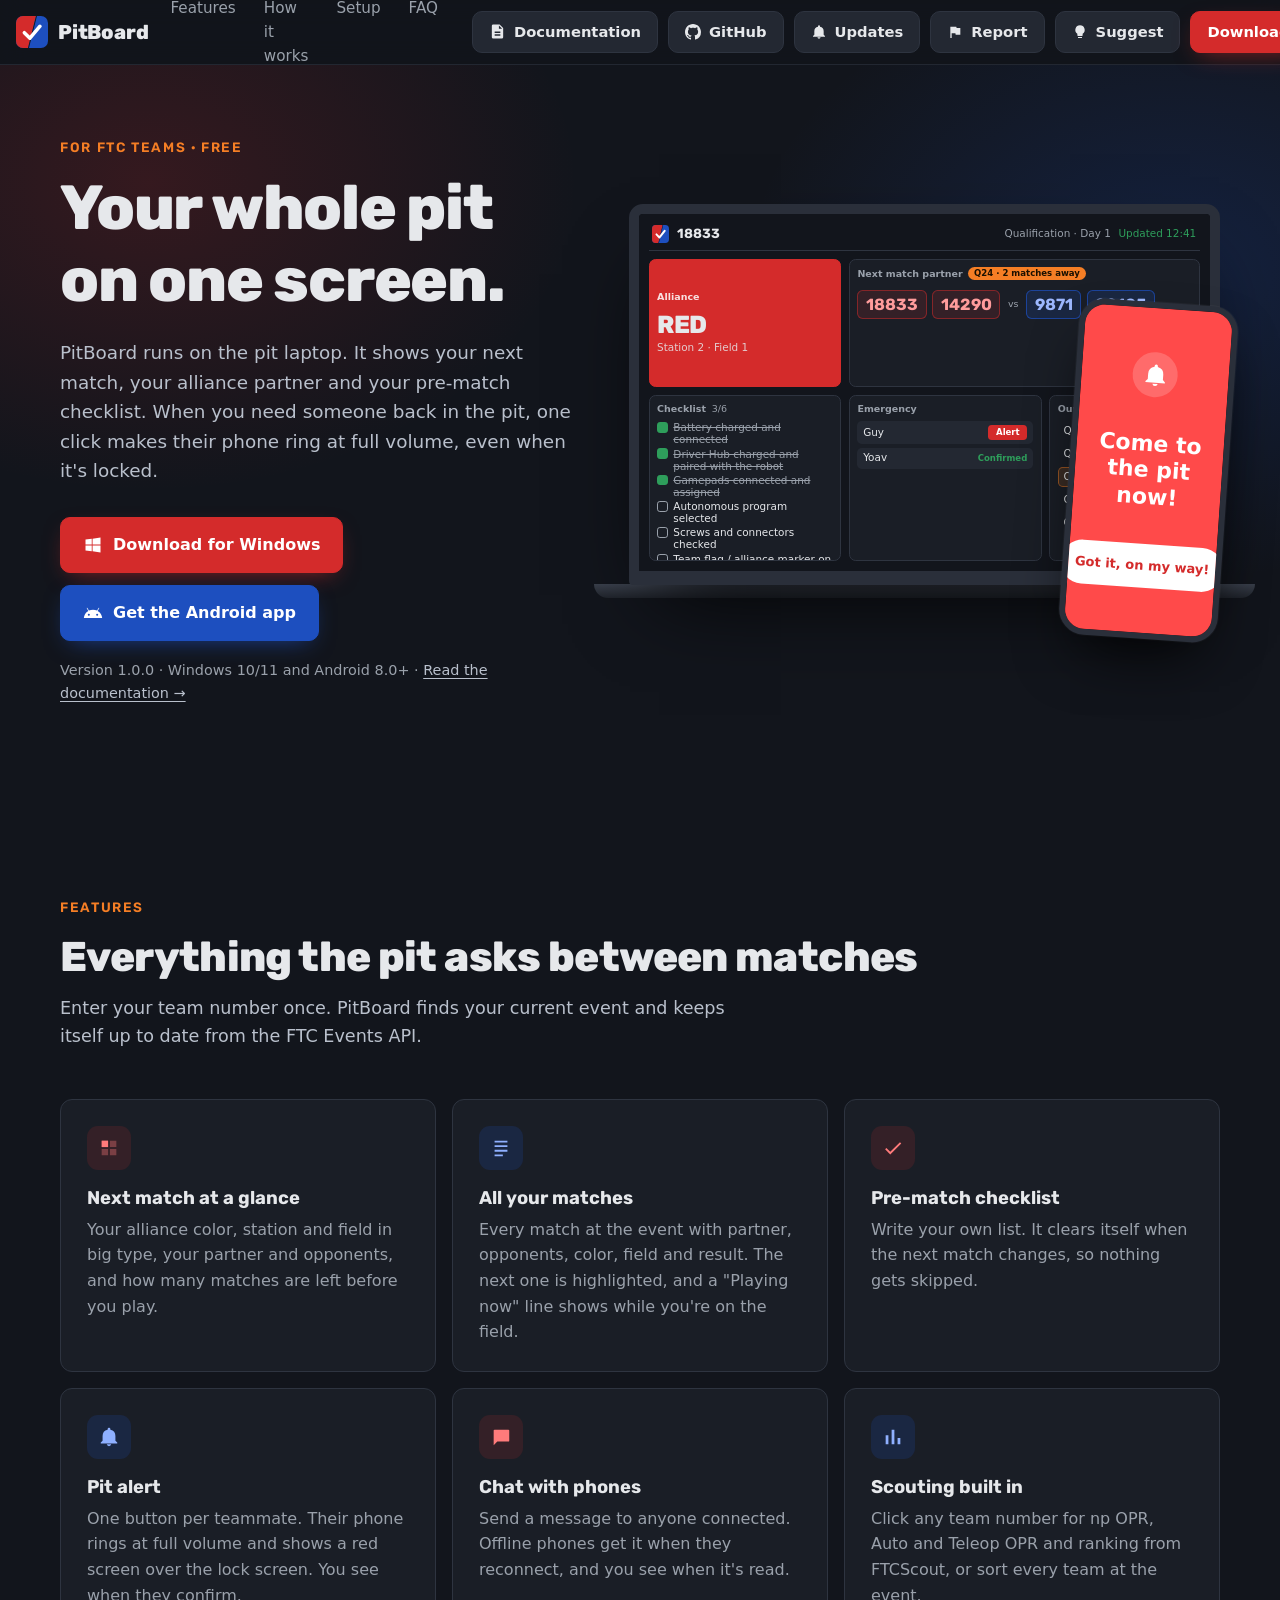
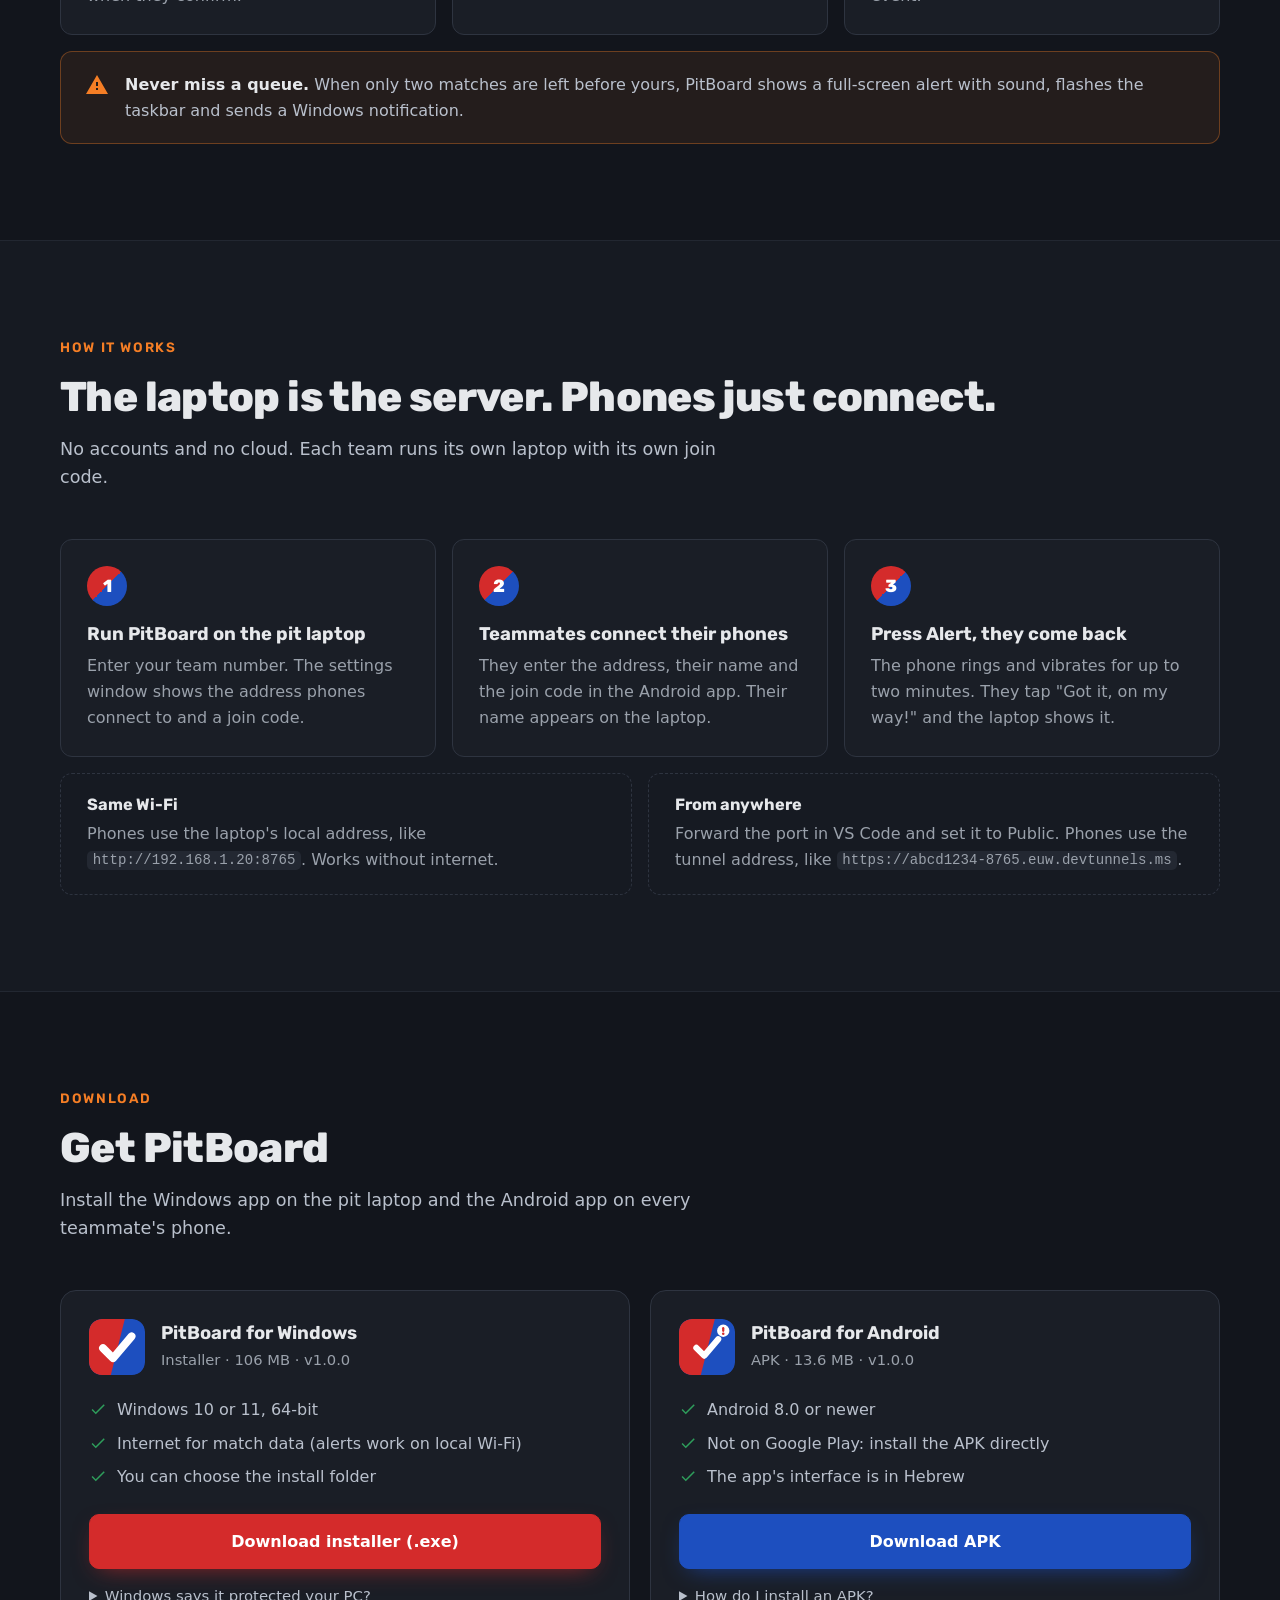
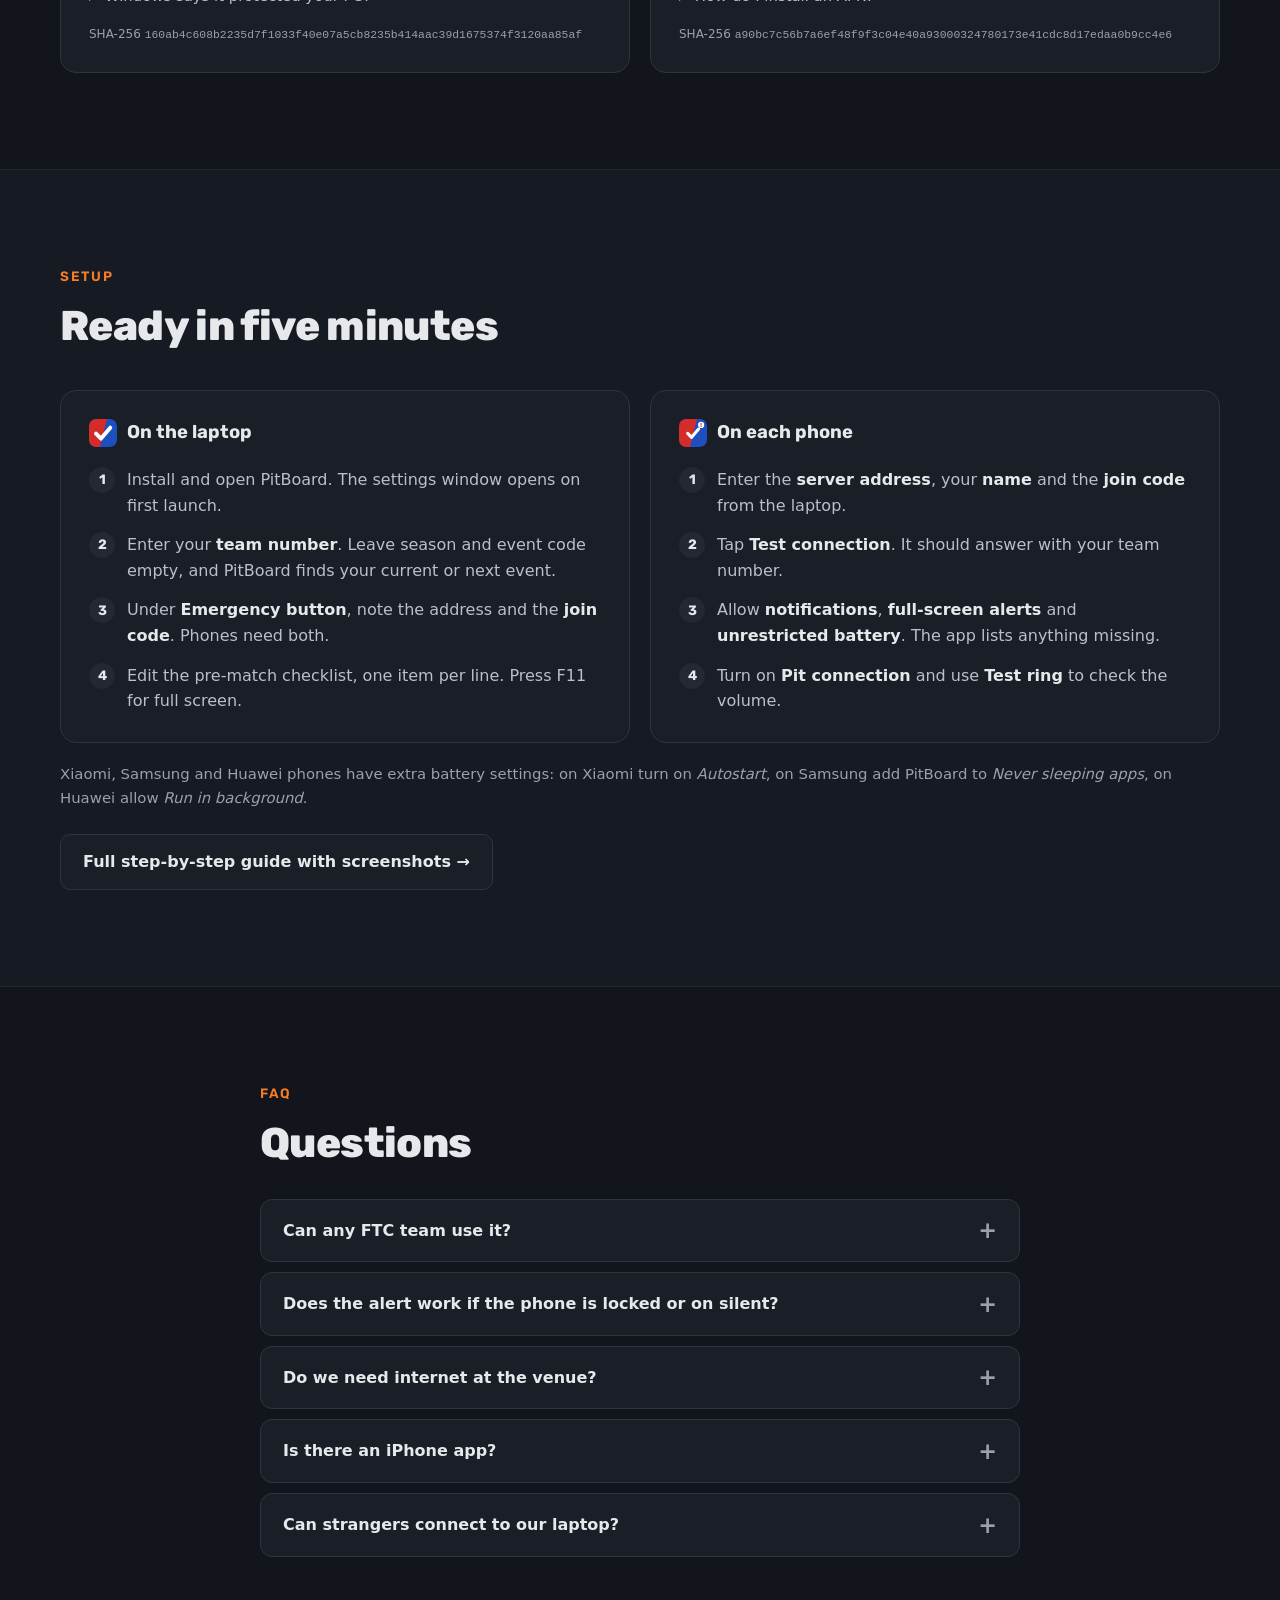
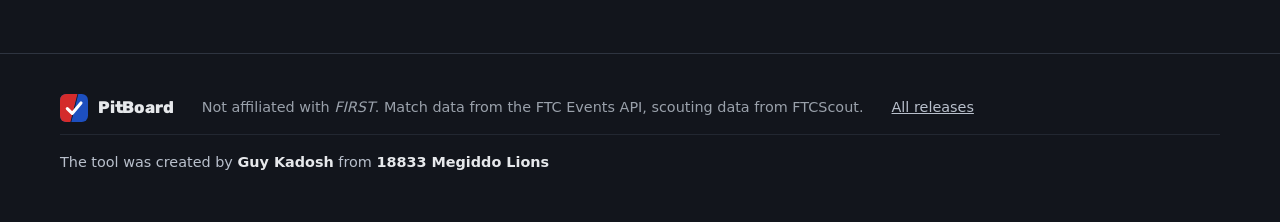
<file: index.html>
<!doctype html>
<html lang="en">
<head>
  <meta charset="utf-8" />
  <meta name="viewport" content="width=device-width, initial-scale=1" />
  <title>PitBoard</title>
  <meta name="description" content="PitBoard is a pit display for FTC teams. It shows your next match on the pit laptop and rings a teammate's phone when you need them back in the pit." />
  <meta name="theme-color" content="#12151c" />
  <meta property="og:title" content="PitBoard" />
  <meta property="og:description" content="Next match, checklist and pit alerts for FTC teams. Windows app + Android app." />
  <meta property="og:type" content="website" />
  <link rel="icon" href="assets/logo-mark.svg" type="image/svg+xml" />
  <link rel="preload" href="assets/fonts/rubik-latin.woff2" as="font" type="font/woff2" crossorigin />
  <link rel="stylesheet" href="styles.css?v=11" />
  <script src="main.js?v=5" defer></script>
  <script src="report.js?v=3" defer></script>
</head>
<body>
  <a class="skip" href="#main">Skip to content</a>

  <header class="nav">
    <div class="wrap nav-inner">
      <a class="brand" href="#top" aria-label="PitBoard home">
        <img src="assets/logo-mark.svg" alt="" width="32" height="32" />
        <span>PitBoard</span>
      </a>
      <nav aria-label="Main">
        <ul class="nav-links">
          <li><a href="#features">Features</a></li>
          <li><a href="#how">How it works</a></li>
          <li><a href="#setup">Setup</a></li>
          <li><a href="#faq">FAQ</a></li>
        </ul>
      </nav>
      <a class="btn btn-small btn-docs" href="docs/" aria-label="Documentation">
        <svg class="btn-icon" viewBox="0 0 24 24" aria-hidden="true"><path d="M6 2h9l5 5v13a2 2 0 0 1-2 2H6a2 2 0 0 1-2-2V4a2 2 0 0 1 2-2zm8 1.5V8h4.5zM8 12v2h8v-2zm0 4v2h8v-2z"/></svg>
        <span>Documentation</span>
      </a>
      <a class="btn btn-small btn-github" href="https://github.com/guyka2212/pitboard" target="_blank" rel="noopener" aria-label="PitBoard on GitHub" title="PitBoard on GitHub">
        <svg class="btn-icon" viewBox="0 0 16 16" aria-hidden="true"><path d="M8 0C3.58 0 0 3.58 0 8c0 3.54 2.29 6.53 5.47 7.59.4.07.55-.17.55-.38 0-.19-.01-.82-.01-1.49-2.01.37-2.53-.49-2.69-.94-.09-.23-.48-.94-.82-1.13-.28-.15-.68-.52-.01-.53.63-.01 1.08.58 1.23.82.72 1.21 1.87.87 2.33.66.07-.52.28-.87.51-1.07-1.78-.2-3.64-.89-3.64-3.95 0-.87.31-1.59.82-2.15-.08-.2-.36-1.02.08-2.12 0 0 .67-.21 2.2.82.64-.18 1.32-.27 2-.27.68 0 1.36.09 2 .27 1.53-1.04 2.2-.82 2.2-.82.44 1.1.16 1.92.08 2.12.51.56.82 1.27.82 2.15 0 3.07-1.87 3.75-3.65 3.95.29.25.54.73.54 1.48 0 1.07-.01 1.93-.01 2.2 0 .21.15.46.55.38A8.013 8.013 0 0 0 16 8c0-4.42-3.58-8-8-8z"/></svg>
        <span>GitHub</span>
      </a>
      <a class="btn btn-small btn-updates" href="notify/" aria-label="Get update emails" title="Get update emails">
        <svg class="btn-icon" viewBox="0 0 24 24" aria-hidden="true"><path d="M12 22a2.5 2.5 0 0 0 2.45-2h-4.9A2.5 2.5 0 0 0 12 22zm7-6V11a7 7 0 0 0-5.5-6.84V3.5a1.5 1.5 0 0 0-3 0v.66A7 7 0 0 0 5 11v5l-2 2v1h18v-1z"/></svg>
        <span>Updates</span>
      </a>
      <a class="btn btn-small btn-report" data-mail="report" href="https://mail.google.com/mail/u/0/?fs=1&amp;to=megiddo.lions@gmail.com&amp;su=bug+report+on+pitboard&amp;tf=cm" target="_blank" rel="noopener" aria-label="Report a bug by email" title="Report a bug by email">
        <svg class="btn-icon" viewBox="0 0 24 24" aria-hidden="true"><path d="M5 21V4h9l.4 2H20v10h-7l-.4-2H7v7z"/></svg>
        <span>Report</span>
      </a>
      <a class="btn btn-small btn-suggest" data-mail="suggestion" href="https://mail.google.com/mail/u/0/?fs=1&amp;to=megiddo.lions@gmail.com&amp;su=suggestion+for+pitboard&amp;tf=cm" target="_blank" rel="noopener" aria-label="Suggest an idea by email" title="Suggest an idea by email">
        <svg class="btn-icon" viewBox="0 0 24 24" aria-hidden="true"><path d="M9 21h6v-1.5H9zm3-19a7 7 0 0 0-4 12.74V17a1 1 0 0 0 1 1h6a1 1 0 0 0 1-1v-2.26A7 7 0 0 0 12 2z"/></svg>
        <span>Suggest</span>
      </a>
      <a class="btn btn-small btn-red" href="#download">Download</a>
    </div>
  </header>

  <main id="main">
    <section class="hero" id="top">
      <div class="wrap hero-inner">
        <div class="hero-copy">
          <p class="eyebrow">For FTC teams · Free</p>
          <h1>Your whole pit on one&nbsp;screen.</h1>
          <p class="lede">
            PitBoard runs on the pit laptop. It shows your next match, your alliance partner and your
            pre-match checklist. When you need someone back in the pit, one click makes their phone ring
            at full volume, even when it's locked.
          </p>
          <div class="hero-actions">
            <a class="btn btn-red" data-platform="windows" data-count="windows" href="https://github.com/guyka2212/pitboard-website/releases/latest/download/PitBoard-Setup-Windows.exe">
              <svg class="btn-icon" viewBox="0 0 24 24" aria-hidden="true"><path d="M3 5.5 10.5 4.5v7H3zM11.5 4.4 21 3v8.5h-9.5zM3 12.5h7.5v7L3 18.5zM11.5 12.5H21V21l-9.5-1.4z"/></svg>
              Download for Windows
            </a>
            <a class="btn btn-blue" data-platform="android" data-count="android" href="https://github.com/guyka2212/pitboard-website/releases/latest/download/PitBoard-Android.apk">
              <svg class="btn-icon" viewBox="0 0 24 24" aria-hidden="true"><path d="M17.6 9.48l1.84-3.18a.4.4 0 0 0-.69-.4l-1.86 3.22a11.4 11.4 0 0 0-9.78 0L5.25 5.9a.4.4 0 0 0-.69.4L6.4 9.48A10.8 10.8 0 0 0 1 18h22a10.8 10.8 0 0 0-5.4-8.52zM7 15.25a1.25 1.25 0 1 1 0-2.5 1.25 1.25 0 0 1 0 2.5zm10 0a1.25 1.25 0 1 1 0-2.5 1.25 1.25 0 0 1 0 2.5z"/></svg>
              Get the Android app
            </a>
          </div>
          <p class="hero-note">Version 1.0.0 · Windows 10/11 and Android 8.0+ · <a href="docs/">Read the documentation →</a></p>
        </div>

        <figure class="hero-visual">
          <div class="laptop" aria-hidden="true">
            <div class="laptop-screen">
              <div class="mock">
                <div class="mock-top">
                  <img src="assets/logo-mark.svg" alt="" />
                  <b>18833</b>
                  <span class="mock-event">Qualification · Day 1</span>
                  <span class="mock-live">Updated 12:41</span>
                </div>
                <div class="mock-grid">
                  <div class="mp mp-alliance">
                    <small>Alliance</small>
                    <strong>RED</strong>
                    <em>Station 2 · Field 1</em>
                  </div>
                  <div class="mp mp-partner">
                    <small>Next match partner <span class="pill">Q24 · 2 matches away</span></small>
                    <div class="mock-teams">
                      <span class="t t-red">18833</span><span class="t t-red">14290</span>
                      <span class="vs">vs</span>
                      <span class="t t-blue">9871</span><span class="t t-blue">22105</span>
                    </div>
                  </div>
                  <div class="mp mp-check">
                    <small>Checklist <span class="muted">3/6</span></small>
                    <ul>
                      <li class="done"><span>Battery charged and connected</span></li>
                      <li class="done"><span>Driver Hub charged and paired with the robot</span></li>
                      <li class="done"><span>Gamepads connected and assigned</span></li>
                      <li><span>Autonomous program selected</span></li>
                      <li><span>Screws and connectors checked</span></li>
                      <li><span>Team flag / alliance marker on the robot</span></li>
                    </ul>
                  </div>
                  <div class="mp mp-emerg">
                    <small>Emergency</small>
                    <ul>
                      <li><span>Guy</span><span class="mock-alert ringing">Alert</span></li>
                      <li><span>Yoav</span><span class="mock-ok">Confirmed</span></li>
                    </ul>
                  </div>
                  <div class="mp mp-matches">
                    <small>Our matches</small>
                    <ol>
                      <li><span>Q8</span><i class="dot dot-blue"></i><b class="win">W</b></li>
                      <li><span>Q15</span><i class="dot dot-red"></i><b class="loss">L</b></li>
                      <li class="next"><span>Q24</span><i class="dot dot-red"></i><b>Next</b></li>
                      <li><span>Q31</span><i class="dot dot-blue"></i><b></b></li>
                      <li><span>Q39</span><i class="dot dot-red"></i><b></b></li>
                    </ol>
                  </div>
                </div>
              </div>
            </div>
            <div class="laptop-base"></div>
          </div>

          <div class="phone" aria-hidden="true">
            <div class="phone-screen">
              <div class="phone-flash"></div>
              <div class="phone-content">
                <span class="phone-bell">
                  <svg viewBox="0 0 24 24"><path d="M12 22a2.5 2.5 0 0 0 2.45-2h-4.9A2.5 2.5 0 0 0 12 22zm7-6V11a7 7 0 0 0-5.5-6.84V3.5a1.5 1.5 0 0 0-3 0v.66A7 7 0 0 0 5 11v5l-2 2v1h18v-1z"/></svg>
                </span>
                <p class="phone-msg">Come to the pit now!</p>
                <span class="phone-btn">Got it, on my way!</span>
              </div>
            </div>
          </div>
          <figcaption class="sr-only">
            The PitBoard dashboard on a laptop next to a phone showing a full-screen red pit alert.
          </figcaption>
        </figure>
      </div>
    </section>

    <section class="section" id="features" aria-labelledby="features-title">
      <div class="wrap">
        <p class="eyebrow">Features</p>
        <h2 id="features-title">Everything the pit asks between matches</h2>
        <p class="section-lede">Enter your team number once. PitBoard finds your current event and keeps itself up to date from the FTC Events API.</p>

        <div class="features">
          <article class="feature">
            <span class="feature-icon fi-red"><svg viewBox="0 0 24 24" aria-hidden="true"><path d="M4 4h7v7H4zM13 4h7v7h-7zM4 13h7v7H4zM13 13h7v7h-7z" opacity=".35"/><path d="M4 4h7v7H4z"/></svg></span>
            <h3>Next match at a glance</h3>
            <p>Your alliance color, station and field in big type, your partner and opponents, and how many matches are left before you play.</p>
          </article>
          <article class="feature">
            <span class="feature-icon fi-blue"><svg viewBox="0 0 24 24" aria-hidden="true"><path d="M5 4h14v2H5zM5 9h14v2H5zM5 14h14v2H5zM5 19h9v2H5z"/></svg></span>
            <h3>All your matches</h3>
            <p>Every match at the event with partner, opponents, color, field and result. The next one is highlighted, and a "Playing now" line shows while you're on the field.</p>
          </article>
          <article class="feature">
            <span class="feature-icon fi-red"><svg viewBox="0 0 24 24" aria-hidden="true"><path d="M9 16.2 4.8 12l-1.4 1.4L9 19 21 7l-1.4-1.4z"/></svg></span>
            <h3>Pre-match checklist</h3>
            <p>Write your own list. It clears itself when the next match changes, so nothing gets skipped.</p>
          </article>
          <article class="feature">
            <span class="feature-icon fi-blue"><svg viewBox="0 0 24 24" aria-hidden="true"><path d="M12 22a2.5 2.5 0 0 0 2.45-2h-4.9A2.5 2.5 0 0 0 12 22zm7-6V11a7 7 0 0 0-5.5-6.84V3.5a1.5 1.5 0 0 0-3 0v.66A7 7 0 0 0 5 11v5l-2 2v1h18v-1z"/></svg></span>
            <h3>Pit alert</h3>
            <p>One button per teammate. Their phone rings at full volume and shows a red screen over the lock screen. You see when they confirm.</p>
          </article>
          <article class="feature">
            <span class="feature-icon fi-red"><svg viewBox="0 0 24 24" aria-hidden="true"><path d="M4 4h16a1 1 0 0 1 1 1v11a1 1 0 0 1-1 1H8l-4 4V5a1 1 0 0 1 1-1z"/></svg></span>
            <h3>Chat with phones</h3>
            <p>Send a message to anyone connected. Offline phones get it when they reconnect, and you see when it's read.</p>
          </article>
          <article class="feature">
            <span class="feature-icon fi-blue"><svg viewBox="0 0 24 24" aria-hidden="true"><path d="M4 20V10h3v10zM10.5 20V4h3v16zM17 20v-7h3v7z"/></svg></span>
            <h3>Scouting built in</h3>
            <p>Click any team number for np OPR, Auto and Teleop OPR and ranking from FTCScout, or sort every team at the event.</p>
          </article>
        </div>

        <div class="callout">
          <svg viewBox="0 0 24 24" aria-hidden="true"><path d="M12 2 1 21h22zm1 15h-2v-2h2zm0-4h-2V9h2z"/></svg>
          <p><strong>Never miss a queue.</strong> When only two matches are left before yours, PitBoard shows a full-screen alert with sound, flashes the taskbar and sends a Windows notification.</p>
        </div>
      </div>
    </section>

    <section class="section section-alt" id="how" aria-labelledby="how-title">
      <div class="wrap">
        <p class="eyebrow">How it works</p>
        <h2 id="how-title">The laptop is the server. Phones just connect.</h2>
        <p class="section-lede">No accounts and no cloud. Each team runs its own laptop with its own join code.</p>

        <ol class="steps">
          <li class="step">
            <span class="step-num">1</span>
            <h3>Run PitBoard on the pit laptop</h3>
            <p>Enter your team number. The settings window shows the address phones connect to and a join code.</p>
          </li>
          <li class="step">
            <span class="step-num">2</span>
            <h3>Teammates connect their phones</h3>
            <p>They enter the address, their name and the join code in the Android app. Their name appears on the laptop.</p>
          </li>
          <li class="step">
            <span class="step-num">3</span>
            <h3>Press Alert, they come back</h3>
            <p>The phone rings and vibrates for up to two minutes. They tap "Got it, on my way!" and the laptop shows it.</p>
          </li>
        </ol>

        <div class="network">
          <div class="net-card">
            <h3>Same Wi-Fi</h3>
            <p>Phones use the laptop's local address, like <code>http://192.168.1.20:8765</code>. Works without internet.</p>
          </div>
          <div class="net-card">
            <h3>From anywhere</h3>
            <p>Forward the port in VS Code and set it to Public. Phones use the tunnel address, like <code>https://abcd1234-8765.euw.devtunnels.ms</code>.</p>
          </div>
        </div>
      </div>
    </section>

    <section class="section" id="download" aria-labelledby="download-title">
      <div class="wrap">
        <p class="eyebrow">Download</p>
        <h2 id="download-title">Get PitBoard</h2>
        <p class="section-lede">Install the Windows app on the pit laptop and the Android app on every teammate's phone.</p>

        <div class="downloads">
          <article class="dl" data-platform="windows">
            <header class="dl-head">
              <img src="assets/windows-icon.svg" alt="" width="56" height="56" />
              <div>
                <h3>PitBoard for Windows</h3>
                <p class="dl-meta">Installer · 106 MB · v1.0.0</p>
              </div>
            </header>
            <ul class="dl-list">
              <li>Windows 10 or 11, 64-bit</li>
              <li>Internet for match data (alerts work on local Wi-Fi)</li>
              <li>You can choose the install folder</li>
            </ul>
            <a class="btn btn-red btn-block" data-count="windows" href="https://github.com/guyka2212/pitboard-website/releases/latest/download/PitBoard-Setup-Windows.exe">Download installer (.exe)</a>
            <details class="dl-help">
              <summary>Windows says it protected your PC?</summary>
              <p>The installer isn't code-signed yet, so SmartScreen may warn you. Click <b>More info</b>, then <b>Run anyway</b>.</p>
            </details>
            <p class="checksum">SHA-256 <code>160ab4c608b2235d7f1033f40e07a5cb8235b414aac39d1675374f3120aa85af</code></p>
          </article>

          <article class="dl" data-platform="android">
            <header class="dl-head">
              <img src="assets/phone-app-icon.svg" alt="" width="56" height="56" />
              <div>
                <h3>PitBoard for Android</h3>
                <p class="dl-meta">APK · 13.6 MB · v1.0.0</p>
              </div>
            </header>
            <ul class="dl-list">
              <li>Android 8.0 or newer</li>
              <li>Not on Google Play: install the APK directly</li>
              <li>The app's interface is in Hebrew</li>
            </ul>
            <a class="btn btn-blue btn-block" data-count="android" href="https://github.com/guyka2212/pitboard-website/releases/latest/download/PitBoard-Android.apk">Download APK</a>
            <details class="dl-help">
              <summary>How do I install an APK?</summary>
              <p>Open the downloaded file. Android asks once to allow installs from your browser; allow it, then tap <b>Install</b>.</p>
            </details>
            <p class="checksum">SHA-256 <code>a90bc7c56b7a6ef48f9f3c04e40a93000324780173e41cdc8d17edaa0b9cc4e6</code></p>
          </article>
        </div>
      </div>
    </section>

    <section class="section section-alt" id="setup" aria-labelledby="setup-title">
      <div class="wrap">
        <p class="eyebrow">Setup</p>
        <h2 id="setup-title">Ready in five minutes</h2>

        <div class="setup">
          <div class="setup-col">
            <h3><img src="assets/windows-icon.svg" alt="" width="28" height="28" /> On the laptop</h3>
            <ol>
              <li>Install and open PitBoard. The settings window opens on first launch.</li>
              <li>Enter your <b>team number</b>. Leave season and event code empty, and PitBoard finds your current or next event.</li>
              <li>Under <b>Emergency button</b>, note the address and the <b>join code</b>. Phones need both.</li>
              <li>Edit the pre-match checklist, one item per line. Press F11 for full screen.</li>
            </ol>
          </div>
          <div class="setup-col">
            <h3><img src="assets/phone-app-icon.svg" alt="" width="28" height="28" /> On each phone</h3>
            <ol>
              <li>Enter the <b>server address</b>, your <b>name</b> and the <b>join code</b> from the laptop.</li>
              <li>Tap <b>Test connection</b>. It should answer with your team number.</li>
              <li>Allow <b>notifications</b>, <b>full-screen alerts</b> and <b>unrestricted battery</b>. The app lists anything missing.</li>
              <li>Turn on <b>Pit connection</b> and use <b>Test ring</b> to check the volume.</li>
            </ol>
          </div>
        </div>
        <p class="setup-note">
          Xiaomi, Samsung and Huawei phones have extra battery settings: on Xiaomi turn on <i>Autostart</i>,
          on Samsung add PitBoard to <i>Never sleeping apps</i>, on Huawei allow <i>Run in background</i>.
        </p>
        <a class="btn btn-docs-wide" href="docs/">Full step-by-step guide with screenshots →</a>
      </div>
    </section>

    <section class="section" id="faq" aria-labelledby="faq-title">
      <div class="wrap wrap-narrow">
        <p class="eyebrow">FAQ</p>
        <h2 id="faq-title">Questions</h2>
        <div class="faq">
          <details>
            <summary>Can any FTC team use it?</summary>
            <p>Yes. Nothing team-specific is built in. Each team enters its own team number on the laptop, and each phone enters its own laptop's address and join code.</p>
          </details>
          <details>
            <summary>Does the alert work if the phone is locked or on silent?</summary>
            <p>Yes. The alert uses the alarm stream, which rings through silent and vibrate mode, and the red screen opens over the lock screen. Allow Do Not Disturb access in the app if you also want it to ring through total silence.</p>
          </details>
          <details>
            <summary>Do we need internet at the venue?</summary>
            <p>Match data comes from the FTC Events API, so the laptop needs internet for the schedule. Alerts and chat work on the local Wi-Fi alone.</p>
          </details>
          <details>
            <summary>Is there an iPhone app?</summary>
            <p>Not yet. The phone app is Android only for now.</p>
          </details>
          <details>
            <summary>Can strangers connect to our laptop?</summary>
            <p>Only if they have your IP address and port, or the tunnel address you're using. On top of that, phones need a join code. PitBoard creates a random one by default, and you can change it or remove it in the settings.</p>
          </details>
        </div>
      </div>
    </section>
  </main>

  <footer class="footer">
    <div class="wrap footer-inner">
      <div class="brand brand-footer">
        <img src="assets/logo-mark.svg" alt="" width="28" height="28" />
        <span>PitBoard</span>
      </div>
      <p>Not affiliated with <i>FIRST</i>. Match data from the FTC Events API, scouting data from FTCScout.</p>
      <p><a href="https://github.com/guyka2212/pitboard-website/releases">All releases</a></p>
      <p class="credit">The tool was created by <strong>Guy Kadosh</strong> from <strong>18833 Megiddo Lions</strong></p>
    </div>
  </footer>
</body>
</html>
</file>
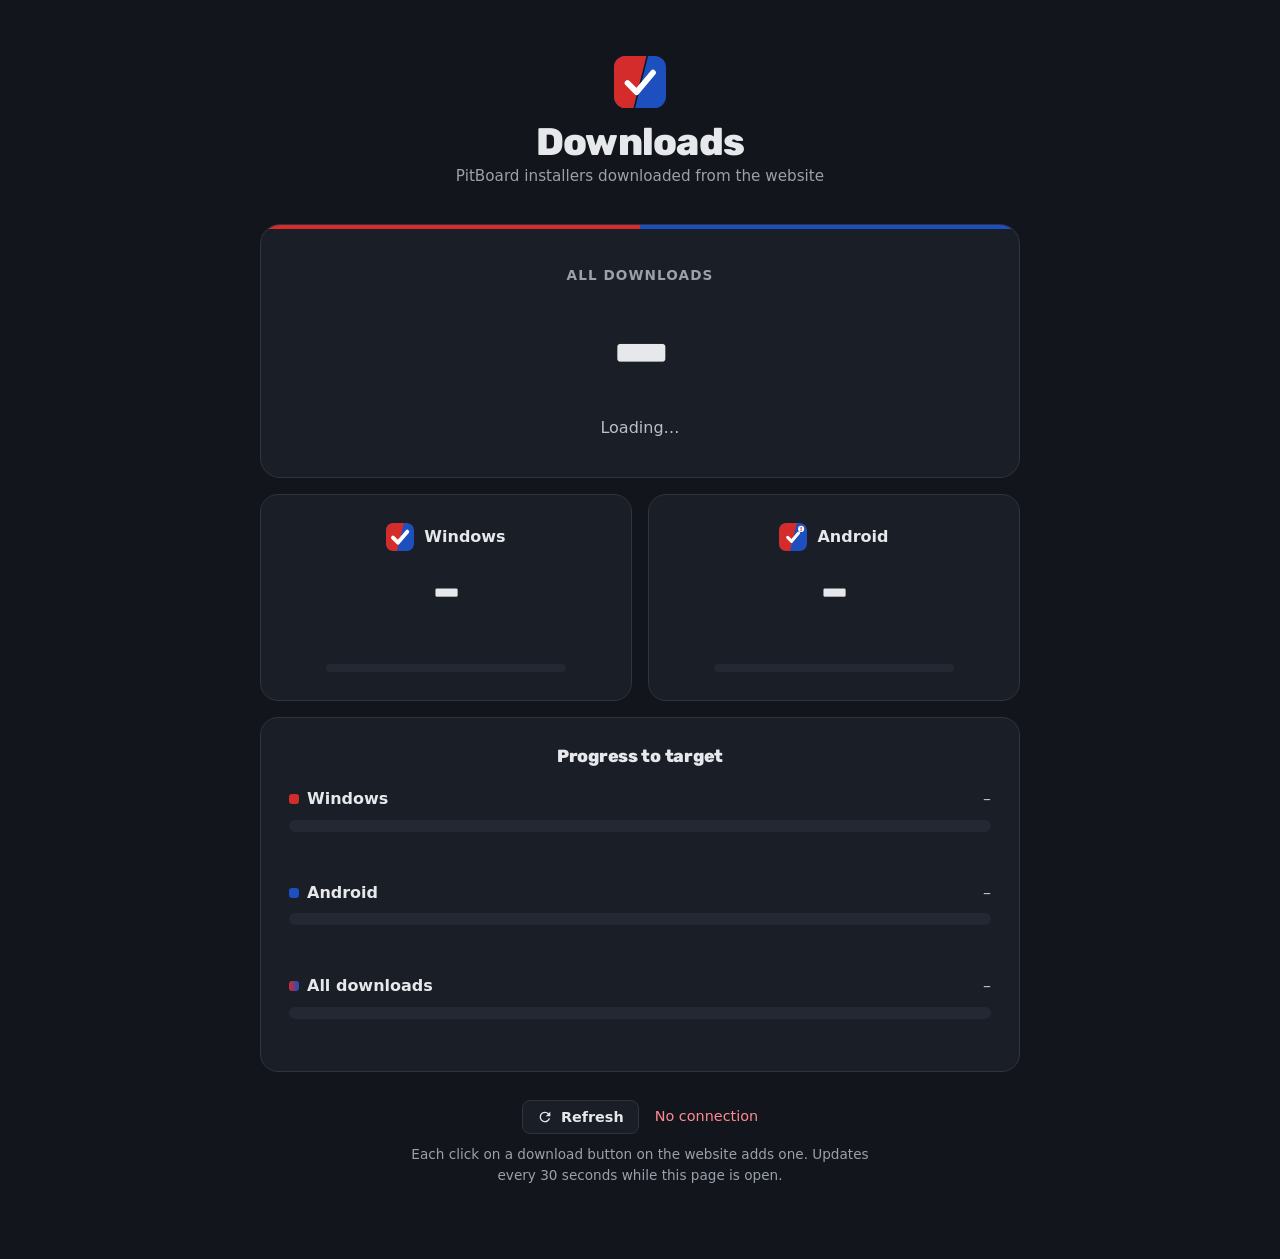
<file: counter/index.html>
<!doctype html>
<html lang="en">
<head>
  <meta charset="utf-8" />
  <meta name="viewport" content="width=device-width, initial-scale=1" />
  <meta name="robots" content="noindex, nofollow" />
  <title>PitBoard Downloads</title>
  <meta name="theme-color" content="#12151c" />
  <link rel="icon" href="../assets/logo-mark.svg" type="image/svg+xml" />
  <link rel="stylesheet" href="../styles.css?v=11" />
  <style>
    .counter { width: min(760px, 100% - 32px); margin: 0 auto; padding: 56px 0 72px; text-align: center; }
    .counter-head { display: flex; flex-direction: column; align-items: center; gap: 12px; }
    .counter-head img { width: 52px; height: 52px; }
    .counter-head h1 { font-size: clamp(1.8rem, 4vw, 2.4rem); }
    .counter-head p { margin: 0; color: var(--muted); font-size: 0.95rem; }

    .total {
      position: relative;
      margin-top: 36px;
      padding: 40px 24px 36px;
      border-radius: 20px;
      background: var(--surface);
      border: 1px solid var(--line);
      overflow: hidden;
    }
    .total::before {
      content: ''; position: absolute; inset: 0 0 auto; height: 4px;
      background: linear-gradient(90deg, var(--red) 0 50%, var(--blue) 50% 100%);
    }
    .label { margin: 0; color: var(--muted); font-size: 0.85rem; font-weight: 600; letter-spacing: 0.08em; text-transform: uppercase; }
    .total-value {
      margin: 10px 0 0;
      font: 800 clamp(4rem, 15vw, 6.5rem)/1 var(--display);
      letter-spacing: -0.03em;
      font-variant-numeric: tabular-nums;
    }
    .total-sub { margin: 14px 0 0; color: var(--tagline); }

    .tiles { display: grid; grid-template-columns: repeat(2, minmax(0, 1fr)); gap: 16px; margin-top: 16px; }
    .tile {
      display: flex; flex-direction: column; align-items: center;
      padding: 28px 20px;
      border-radius: 18px;
      background: var(--surface);
      border: 1px solid var(--line);
    }
    .tile-name { display: flex; align-items: center; justify-content: center; gap: 10px; margin: 0; color: var(--text); font-weight: 600; }
    .tile-name img { width: 28px; height: 28px; border-radius: 7px; }
    .tile-value { margin: 16px 0 0; font: 800 3rem/1 var(--display); font-variant-numeric: tabular-nums; }
    .tile-sub { margin: 10px 0 0; color: var(--muted); font-size: 0.9rem; }
    .share { width: 100%; max-width: 240px; margin-top: 16px; height: 8px; border-radius: 4px; background: var(--surface-2); overflow: hidden; }
    .share span { display: block; height: 100%; width: 0; border-radius: 4px; transition: width 0.4s ease; }
    .tile-win .share span { background: var(--red); }
    .tile-and .share span { background: var(--blue); }

    .status { display: flex; flex-wrap: wrap; align-items: center; justify-content: center; gap: 10px 16px; margin-top: 28px; color: var(--muted); font-size: 0.9rem; }
    .status button {
      display: inline-flex; align-items: center; gap: 8px;
      padding: 8px 14px; border-radius: 8px;
      border: 1px solid var(--line); background: var(--surface); color: var(--text);
      font-family: inherit; font-size: 0.9rem; font-weight: 600; cursor: pointer;
    }
    .status button:hover { background: var(--surface-2); }
    .status button:disabled { opacity: 0.6; cursor: default; }
    .status svg { width: 16px; height: 16px; fill: currentColor; }
    .status .error { color: #ff8a93; }
    .note { margin: 10px auto 0; max-width: 34em; color: var(--muted); font-size: 0.85rem; }

    .goals { margin-top: 16px; padding: 28px 28px 24px; border-radius: 18px; background: var(--surface); border: 1px solid var(--line); }
    .goals h2 { font-size: 1.1rem; }
    .goal { margin-top: 20px; text-align: left; }
    .goal-head { display: flex; align-items: baseline; justify-content: space-between; gap: 12px; flex-wrap: wrap; }
    .goal-name { display: flex; align-items: center; gap: 8px; color: var(--text); font-weight: 600; }
    .goal-name i { width: 10px; height: 10px; border-radius: 3px; flex: none; }
    .goal-nums { color: var(--tagline); font-variant-numeric: tabular-nums; }
    .goal-nums b { color: var(--text); font-weight: 700; }
    .goal-bar { margin-top: 8px; height: 12px; border-radius: 6px; background: var(--surface-2); overflow: hidden; }
    .goal-bar span { display: block; height: 100%; width: 0; border-radius: 6px; transition: width 0.5s ease; }
    .goal-sub { margin: 6px 0 0; color: var(--muted); font-size: 0.85rem; }
    .goal-sub.done { color: var(--green); }
    .goal-win i, .goal-win .goal-bar span { background: var(--red); }
    .goal-and i, .goal-and .goal-bar span { background: var(--blue); }
    .goal-all i, .goal-all .goal-bar span { background: linear-gradient(90deg, var(--red), var(--blue)); }

    @media (max-width: 560px) {
      .counter { padding-top: 36px; }
      .tiles { grid-template-columns: 1fr; }
    }
  </style>
</head>
<body>
  <main class="counter">
    <header class="counter-head">
      <img src="../assets/logo-mark.svg" alt="" />
      <div>
        <h1>Downloads</h1>
        <p>PitBoard installers downloaded from the website</p>
      </div>
    </header>

    <section class="total" aria-labelledby="total-label">
      <p class="label" id="total-label">All downloads</p>
      <p class="total-value" id="total" aria-live="polite">–</p>
      <p class="total-sub" id="total-sub">Loading…</p>
    </section>

    <div class="tiles">
      <section class="tile tile-win" aria-labelledby="win-label">
        <p class="tile-name" id="win-label"><img src="../assets/windows-icon.svg" alt="" />Windows</p>
        <p class="tile-value" id="windows">–</p>
        <p class="tile-sub" id="windows-sub">&nbsp;</p>
        <div class="share" aria-hidden="true"><span id="windows-bar"></span></div>
      </section>
      <section class="tile tile-and" aria-labelledby="and-label">
        <p class="tile-name" id="and-label"><img src="../assets/phone-app-icon.svg" alt="" />Android</p>
        <p class="tile-value" id="android">–</p>
        <p class="tile-sub" id="android-sub">&nbsp;</p>
        <div class="share" aria-hidden="true"><span id="android-bar"></span></div>
      </section>
    </div>

    <section class="goals" aria-labelledby="goals-title">
      <h2 id="goals-title">Progress to target</h2>
      <div class="goal goal-win" id="goal-windows">
        <div class="goal-head">
          <span class="goal-name"><i aria-hidden="true"></i>Windows</span>
          <span class="goal-nums" id="goal-windows-nums">–</span>
        </div>
        <div class="goal-bar" role="progressbar" aria-label="Windows downloads toward the target" aria-valuemin="0" aria-valuemax="100" id="goal-windows-bar"><span></span></div>
        <p class="goal-sub" id="goal-windows-sub">&nbsp;</p>
      </div>
      <div class="goal goal-and" id="goal-android">
        <div class="goal-head">
          <span class="goal-name"><i aria-hidden="true"></i>Android</span>
          <span class="goal-nums" id="goal-android-nums">–</span>
        </div>
        <div class="goal-bar" role="progressbar" aria-label="Android downloads toward the target" aria-valuemin="0" aria-valuemax="100" id="goal-android-bar"><span></span></div>
        <p class="goal-sub" id="goal-android-sub">&nbsp;</p>
      </div>
      <div class="goal goal-all" id="goal-total">
        <div class="goal-head">
          <span class="goal-name"><i aria-hidden="true"></i>All downloads</span>
          <span class="goal-nums" id="goal-total-nums">–</span>
        </div>
        <div class="goal-bar" role="progressbar" aria-label="All downloads downloads toward the target" aria-valuemin="0" aria-valuemax="100" id="goal-total-bar"><span></span></div>
        <p class="goal-sub" id="goal-total-sub">&nbsp;</p>
      </div>
    </section>

    <div class="status">
      <button type="button" id="refresh">
        <svg viewBox="0 0 24 24" aria-hidden="true"><path d="M17.65 6.35A7.96 7.96 0 0 0 12 4a8 8 0 1 0 7.73 10h-2.08A6 6 0 1 1 12 6c1.66 0 3.14.69 4.22 1.78L13 11h7V4z"/></svg>
        Refresh
      </button>
      <span id="updated"></span>
    </div>
    <p class="note">Each click on a download button on the website adds one. Updates every 30 seconds while this page is open.</p>
  </main>

  <script>
    (function () {
      var COUNTS_URL = 'https://rpkaxccjkwimirncyynt.supabase.co/rest/v1/download_counts?select=windows,android,total,updated_at,target_windows,target_android,target_total&id=eq.1';
      var KEY = 'sb_publishable_eESVbxId7MKgmXqoQs8JKA_JHhBIDd-';
      var REFRESH_MS = 30 * 1000;
      var nf = new Intl.NumberFormat('en-US');
      var $ = function (id) { return document.getElementById(id); };

      function percent(part, whole) {
        return whole ? Math.round((part / whole) * 100) : 0;
      }

      function time(d) {
        return d.toLocaleTimeString([], { hour: '2-digit', minute: '2-digit' });
      }

      function renderGoal(key, count, target) {
        var box = $('goal-' + key);
        box.hidden = !target;
        if (!target) return;
        var pct = Math.min(100, Math.round((count / target) * 100));
        $('goal-' + key + '-nums').innerHTML = '';
        var b = document.createElement('b');
        b.textContent = nf.format(count);
        $('goal-' + key + '-nums').append(b, ' of ' + nf.format(target) + ' · ' + pct + '%');
        var bar = $('goal-' + key + '-bar');
        bar.setAttribute('aria-valuenow', pct);
        bar.firstElementChild.style.width = pct + '%';
        var sub = $('goal-' + key + '-sub');
        var left = target - count;
        sub.textContent = left > 0 ? nf.format(left) + ' to go' : 'Target reached';
        sub.className = 'goal-sub' + (left > 0 ? '' : ' done');
      }

      function render(row) {
        $('total').textContent = nf.format(row.total);
        ['windows', 'android'].forEach(function (k) {
          $(k).textContent = nf.format(row[k]);
          $(k + '-sub').textContent = percent(row[k], row.total) + '% of all downloads';
          $(k + '-bar').style.width = percent(row[k], row.total) + '%';
        });
        ['windows', 'android', 'total'].forEach(function (k) { renderGoal(k, row[k], row['target_' + k]); });
        var last = new Date(row.updated_at);
        $('total-sub').textContent = row.total
          ? 'Last download ' + last.toLocaleDateString('en-GB', { day: 'numeric', month: 'short' }) + ', ' + time(last)
          : 'Counting since 11 Oct 2026';
      }

      function stamp(text, isError) {
        var el = $('updated');
        el.textContent = text;
        el.className = isError ? 'error' : '';
      }

      function load() {
        var button = $('refresh');
        button.disabled = true;
        return fetch(COUNTS_URL, { headers: { apikey: KEY }, cache: 'no-store' })
          .then(function (res) {
            if (!res.ok) throw new Error('Could not load the counts (' + res.status + ')');
            return res.json();
          })
          .then(function (rows) {
            if (!rows.length) throw new Error('No counts found');
            render(rows[0]);
            stamp('Updated ' + time(new Date()), false);
          })
          .catch(function (err) {
            stamp(err.message === 'Failed to fetch' ? 'No connection' : err.message, true);
          })
          .then(function () { button.disabled = false; });
      }

      $('refresh').addEventListener('click', load);
      document.addEventListener('visibilitychange', function () { if (!document.hidden) load(); });
      setInterval(function () { if (!document.hidden) load(); }, REFRESH_MS);
      load();
    })();
  </script>
</body>
</html>
</file>
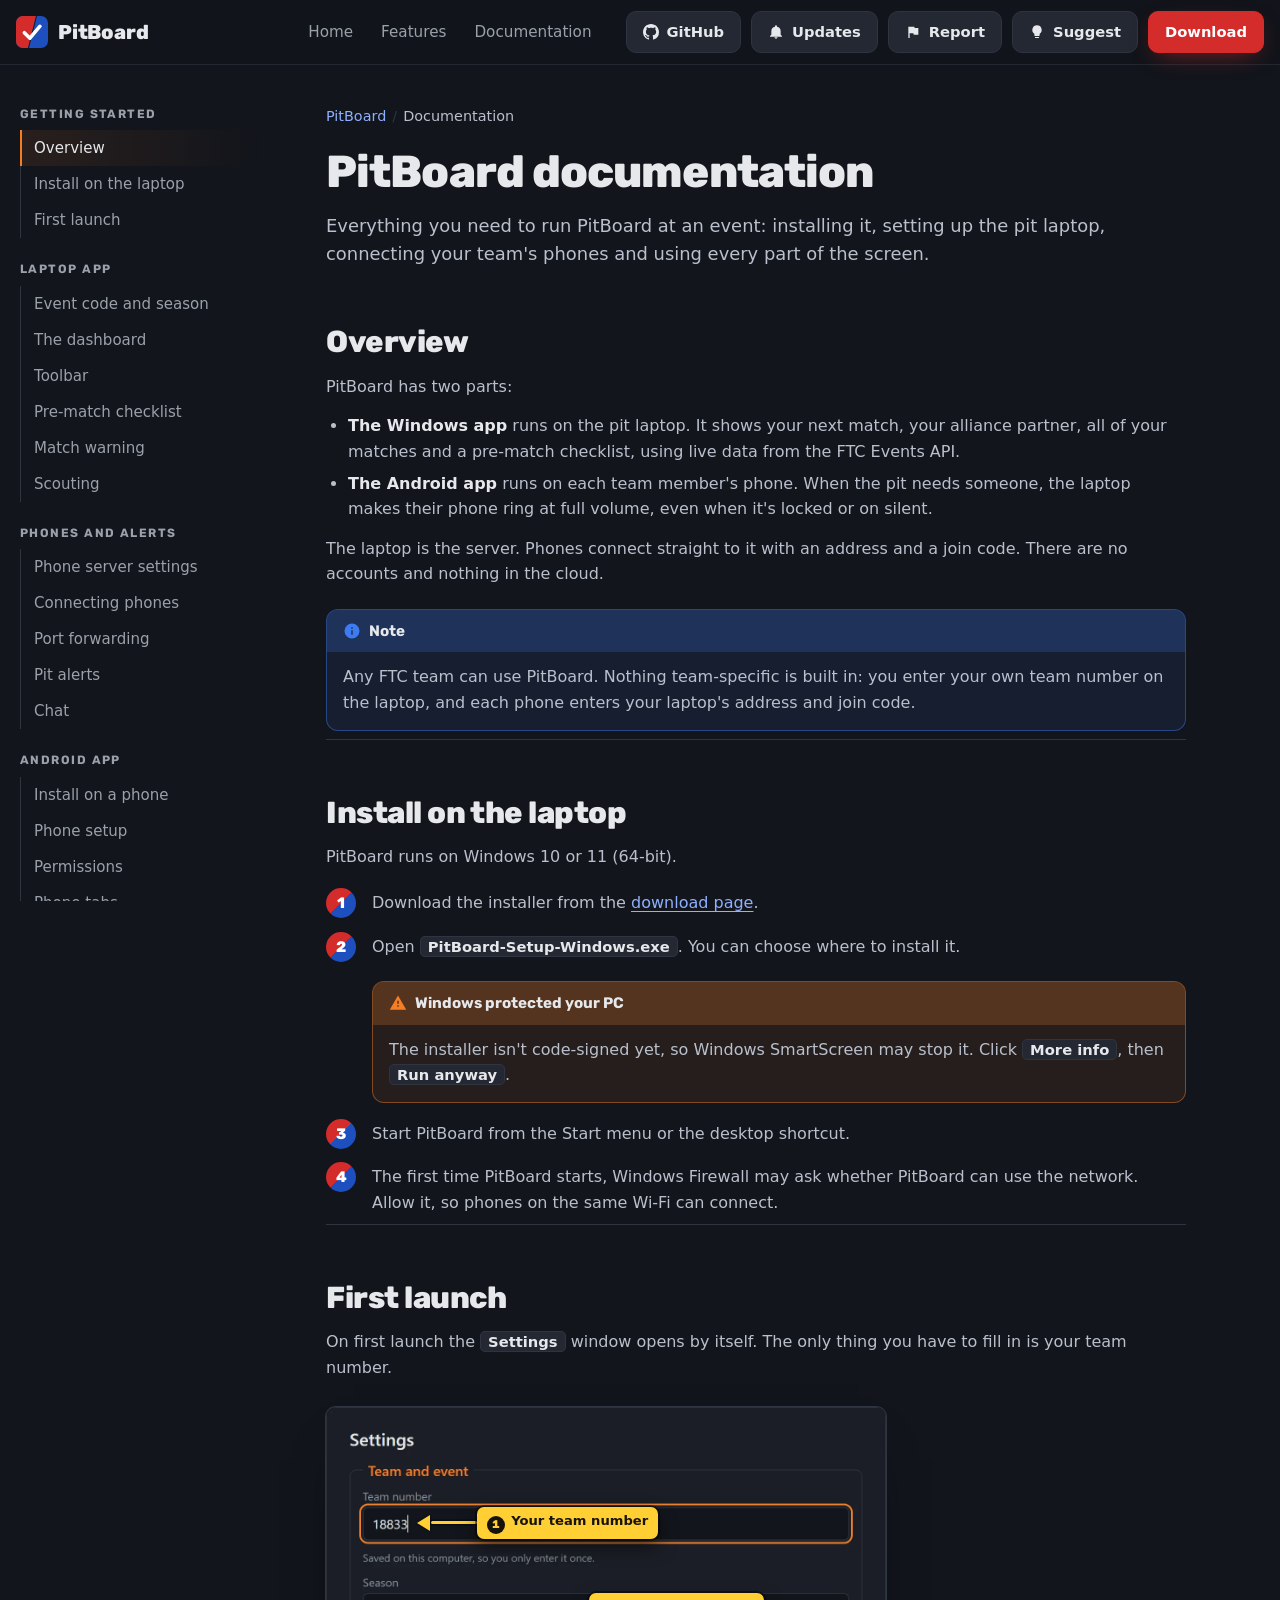
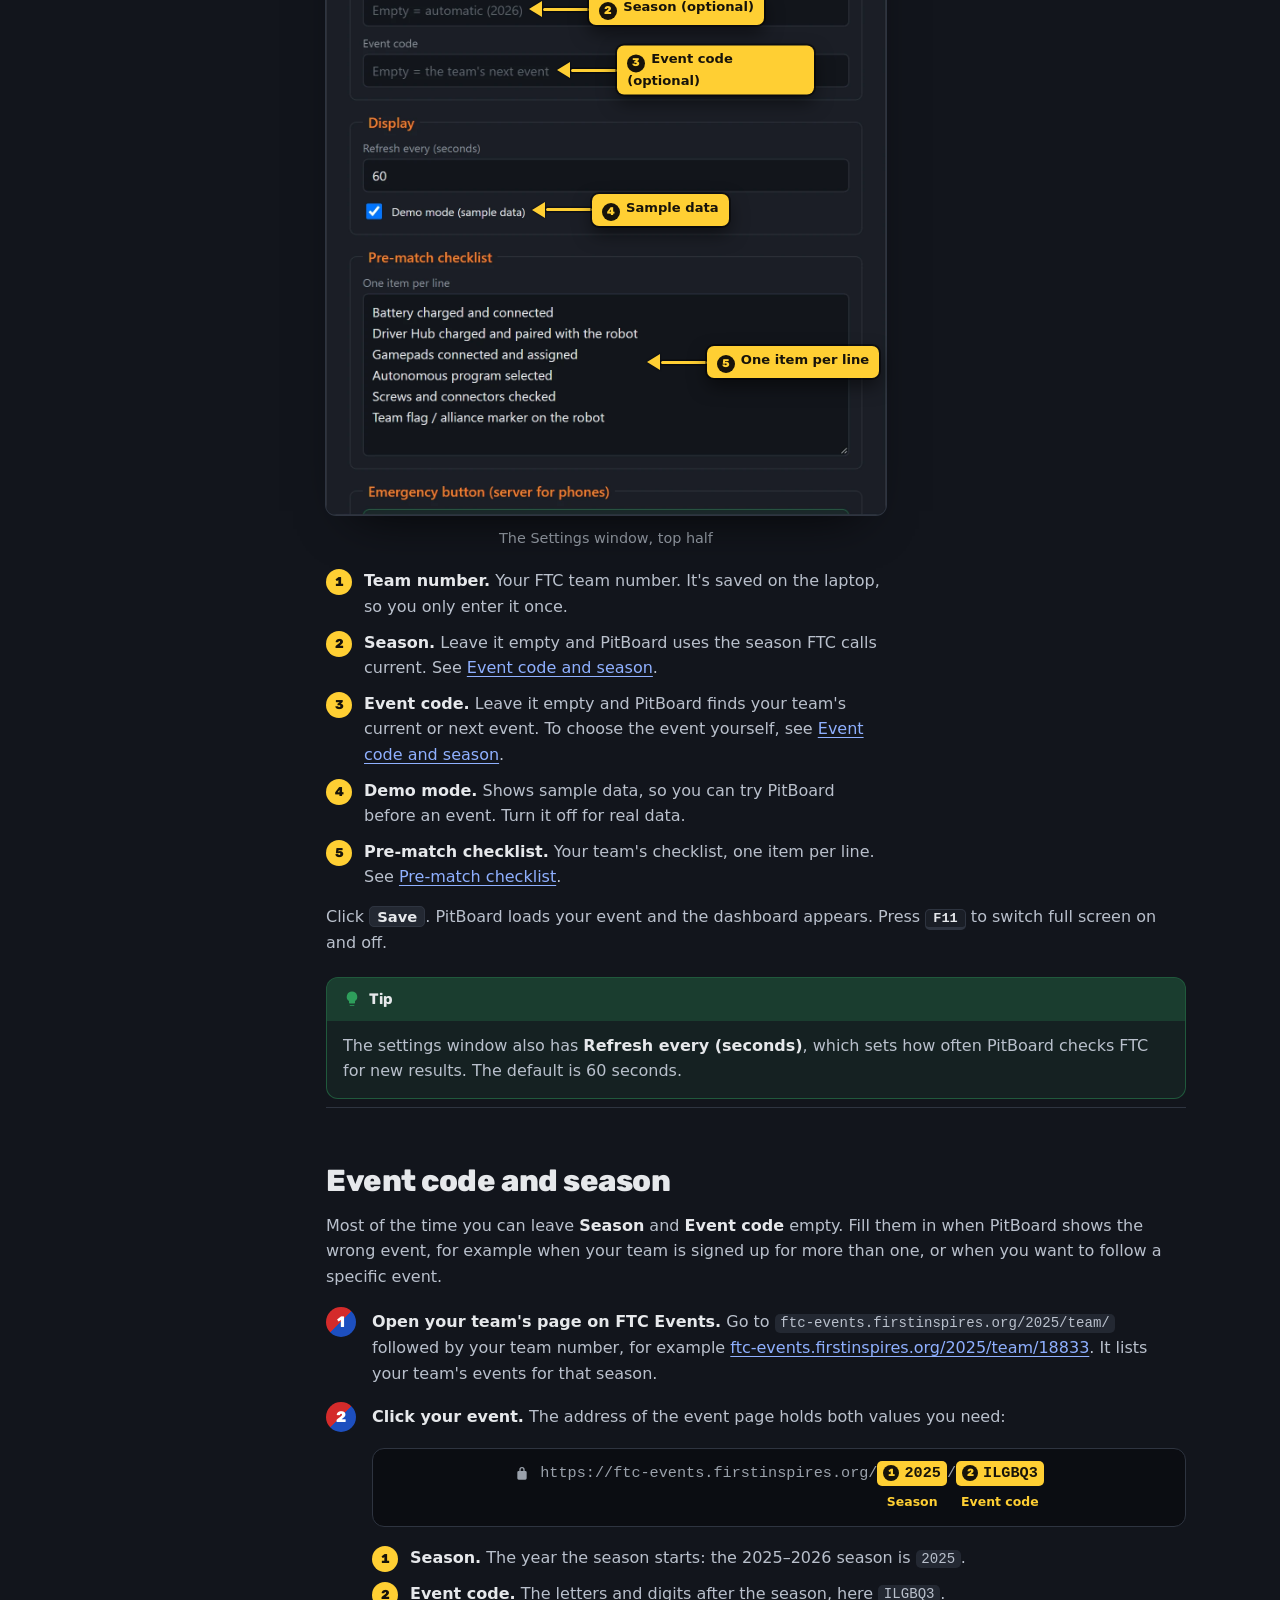
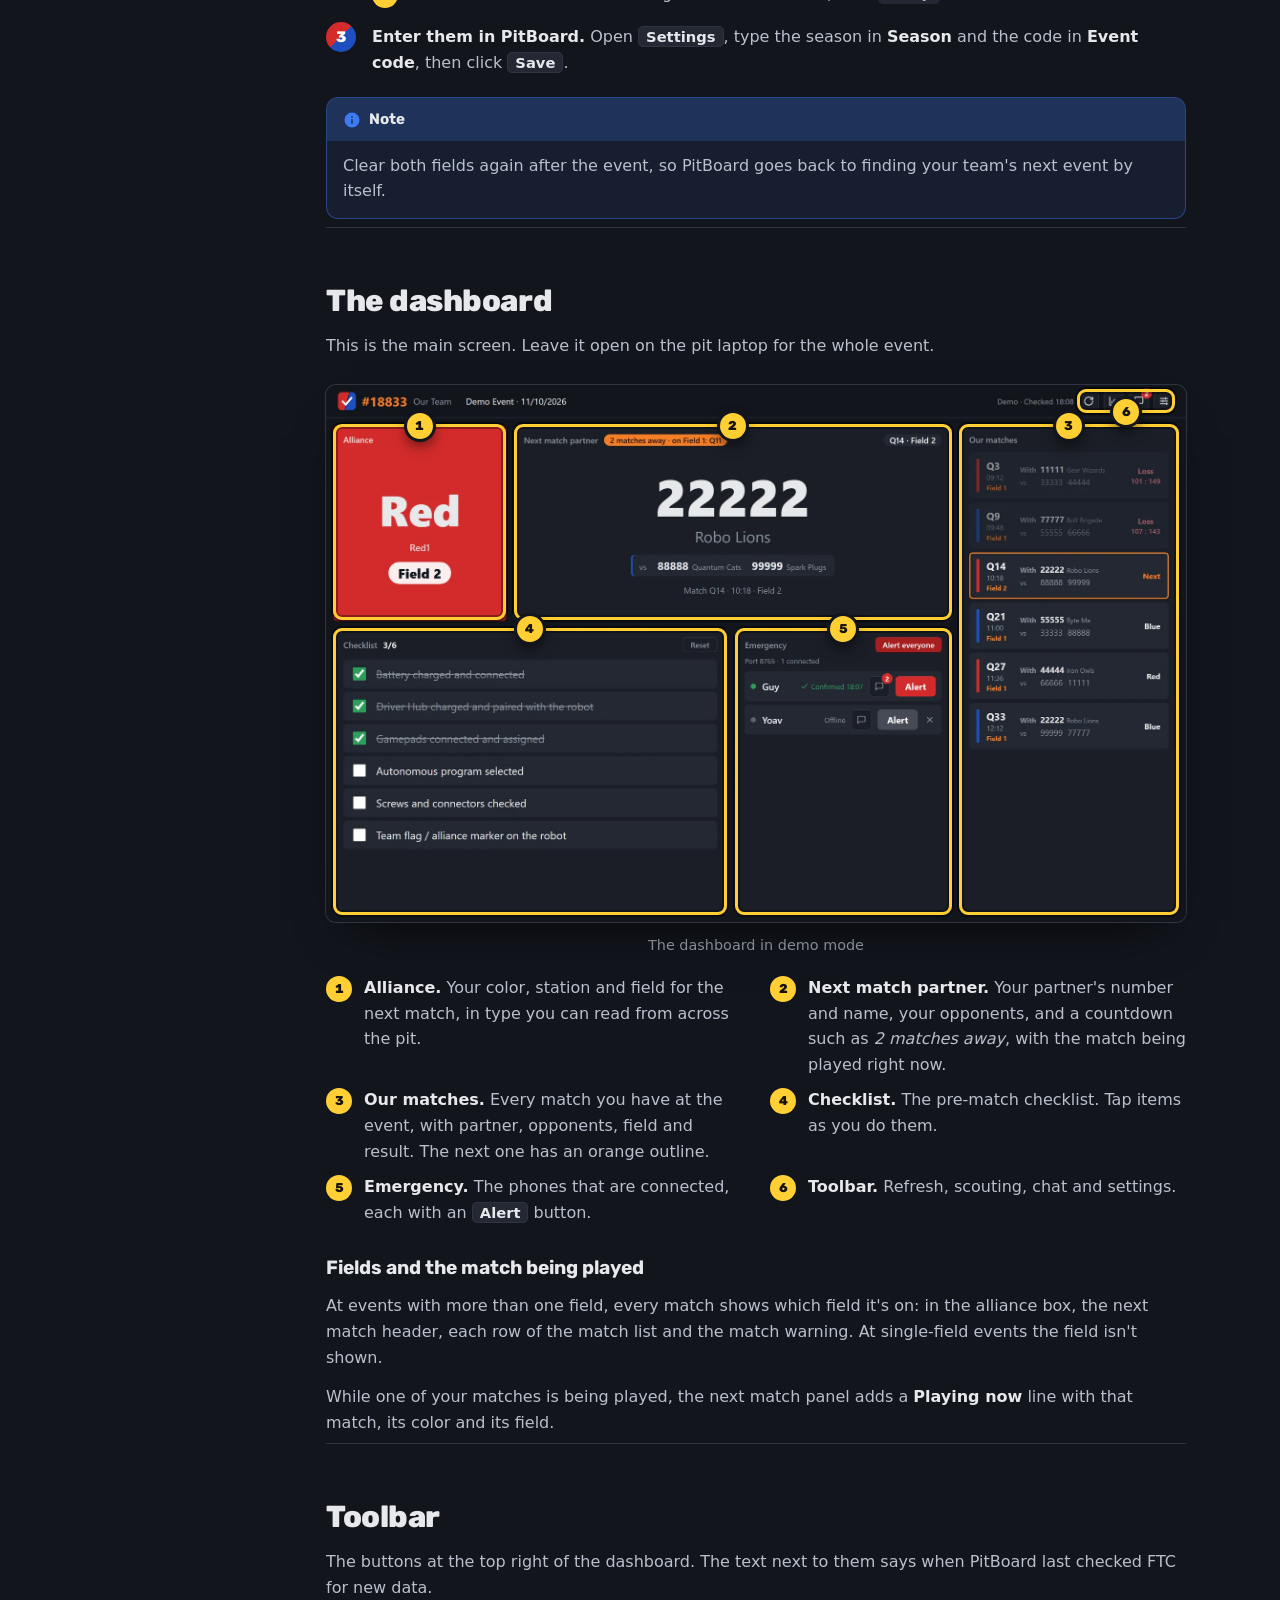
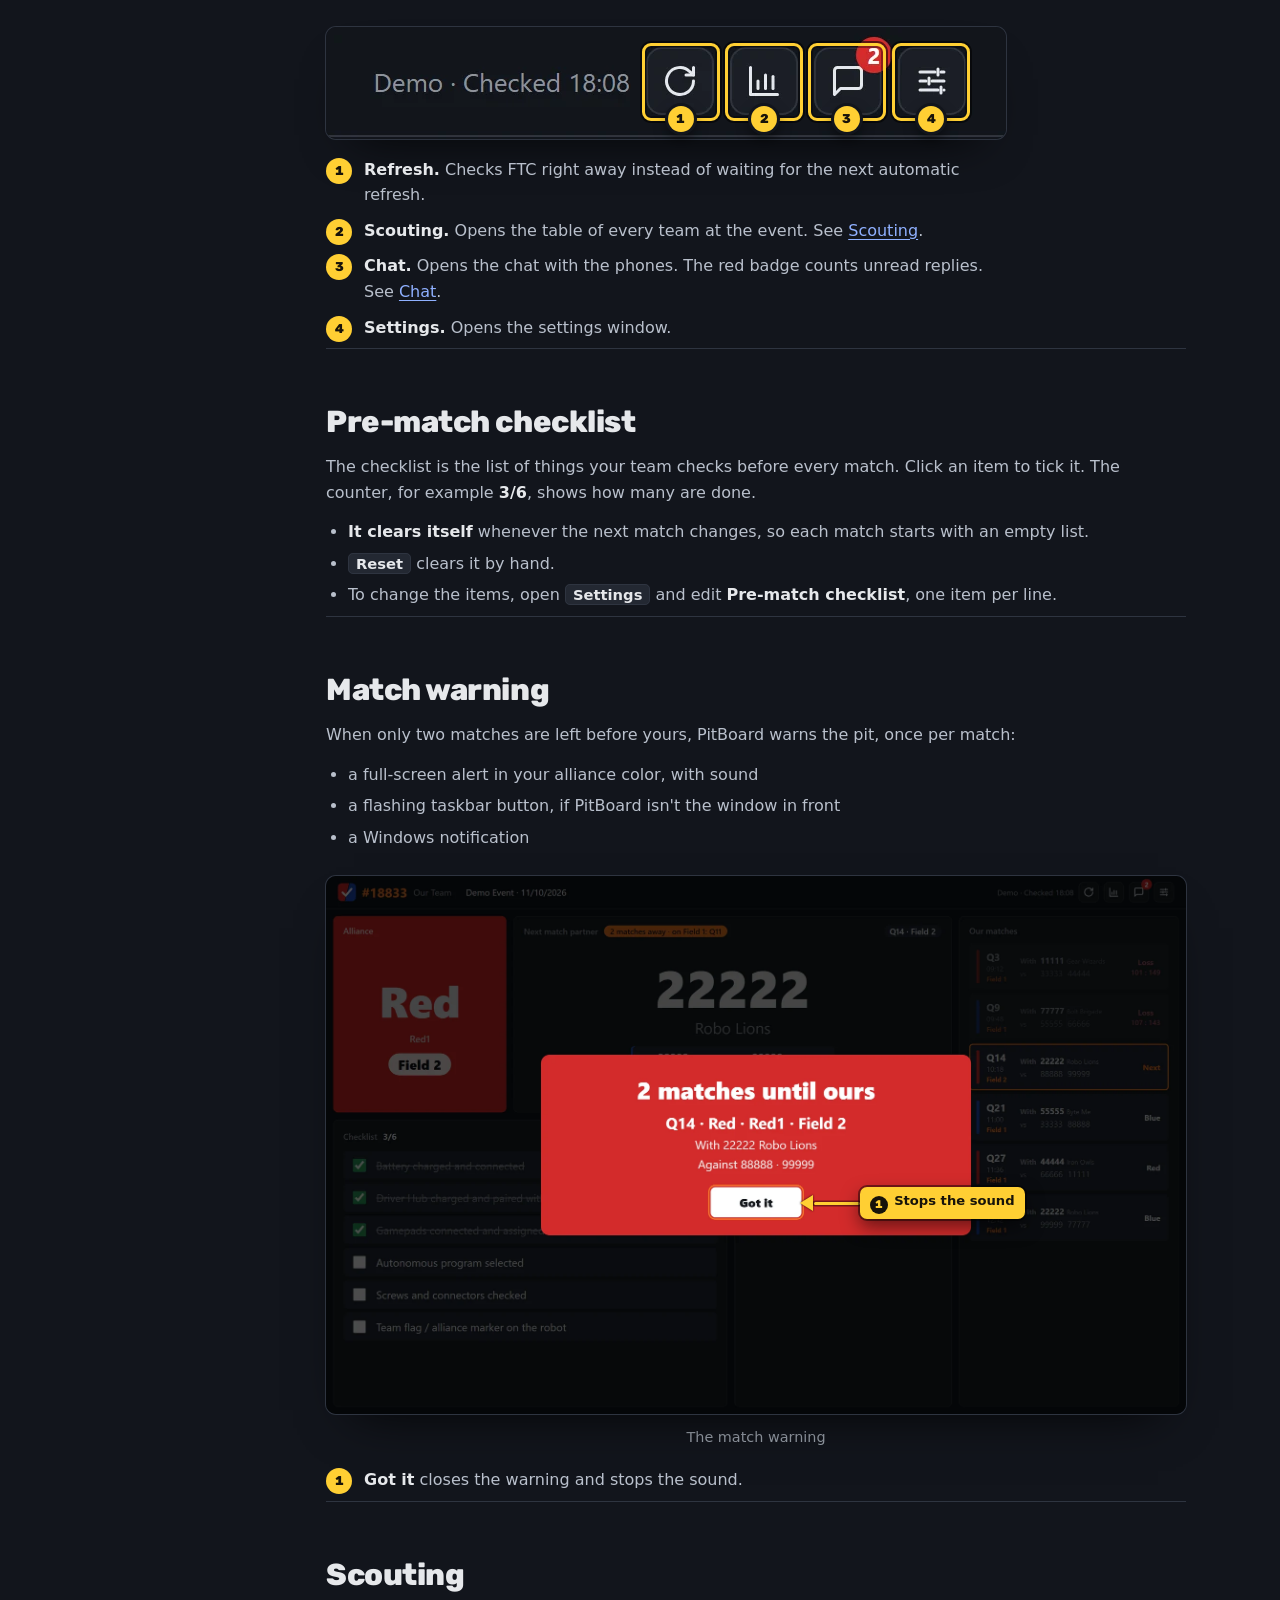
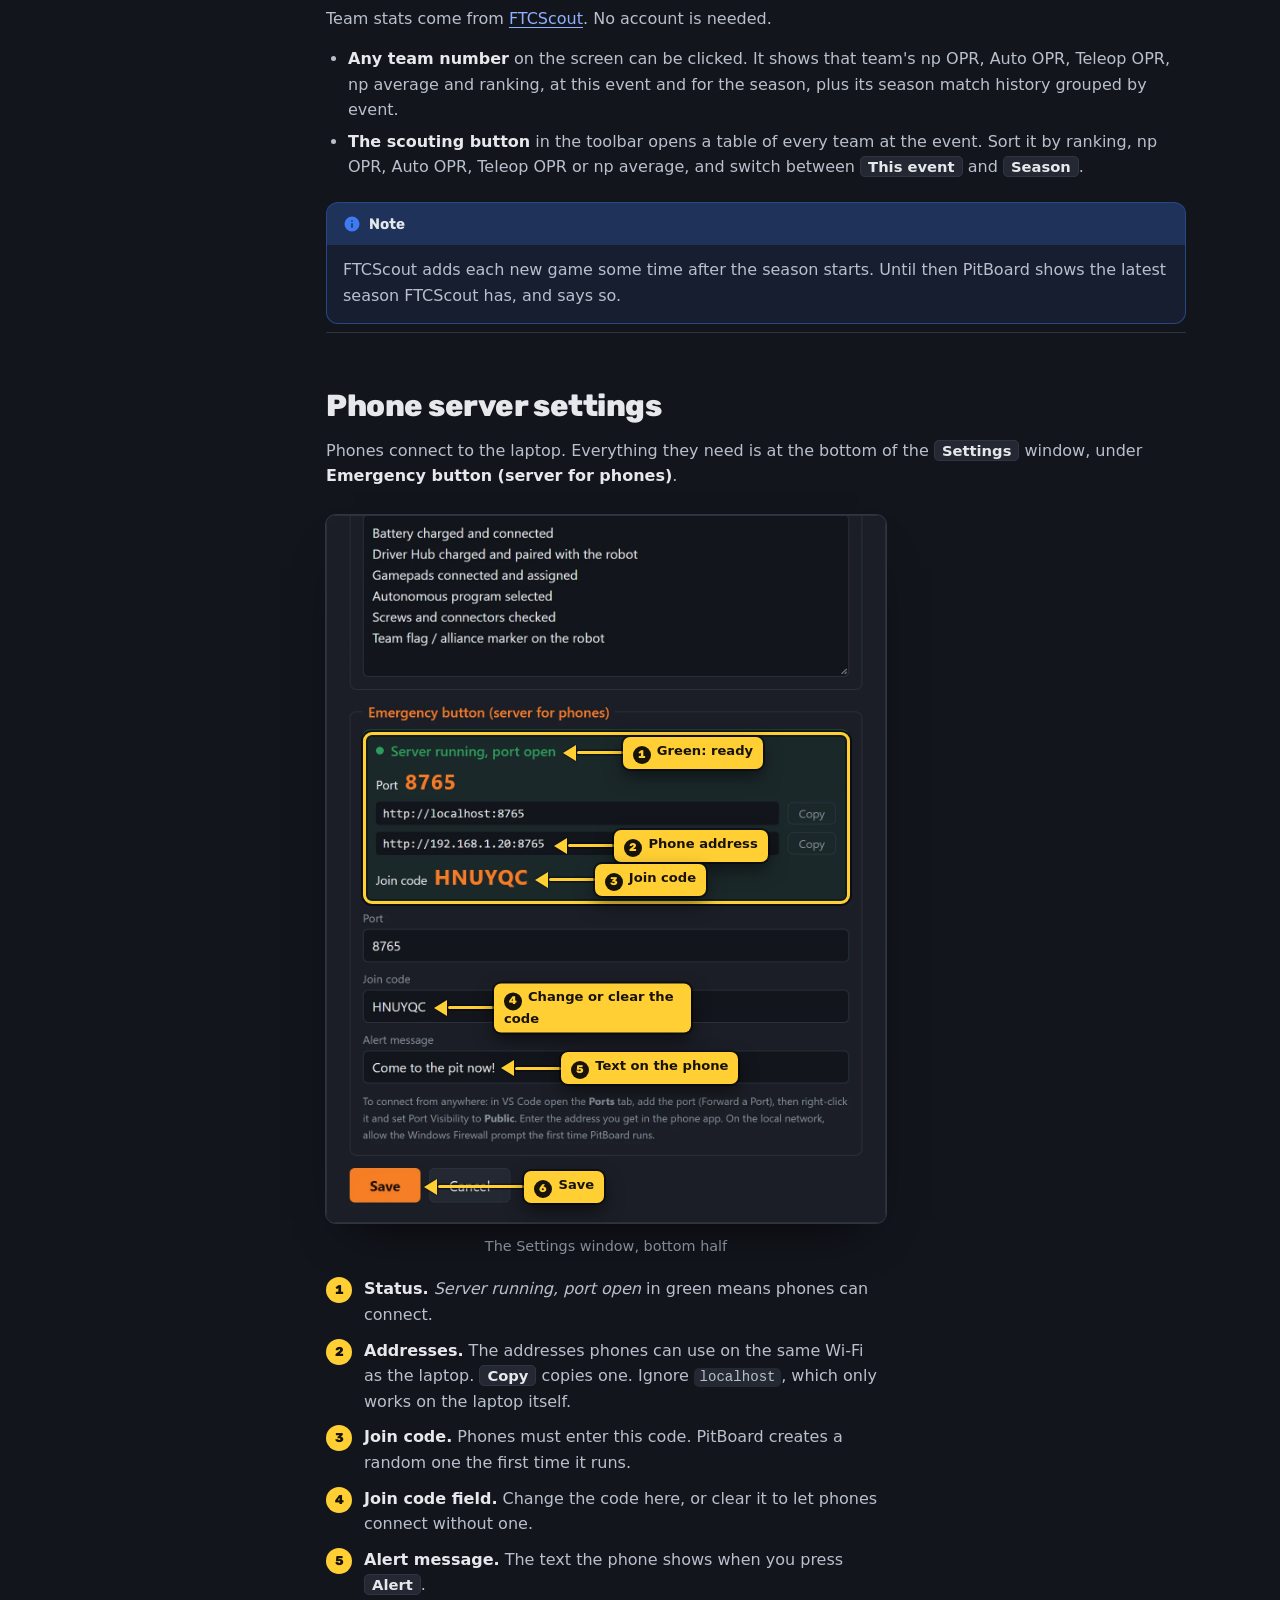
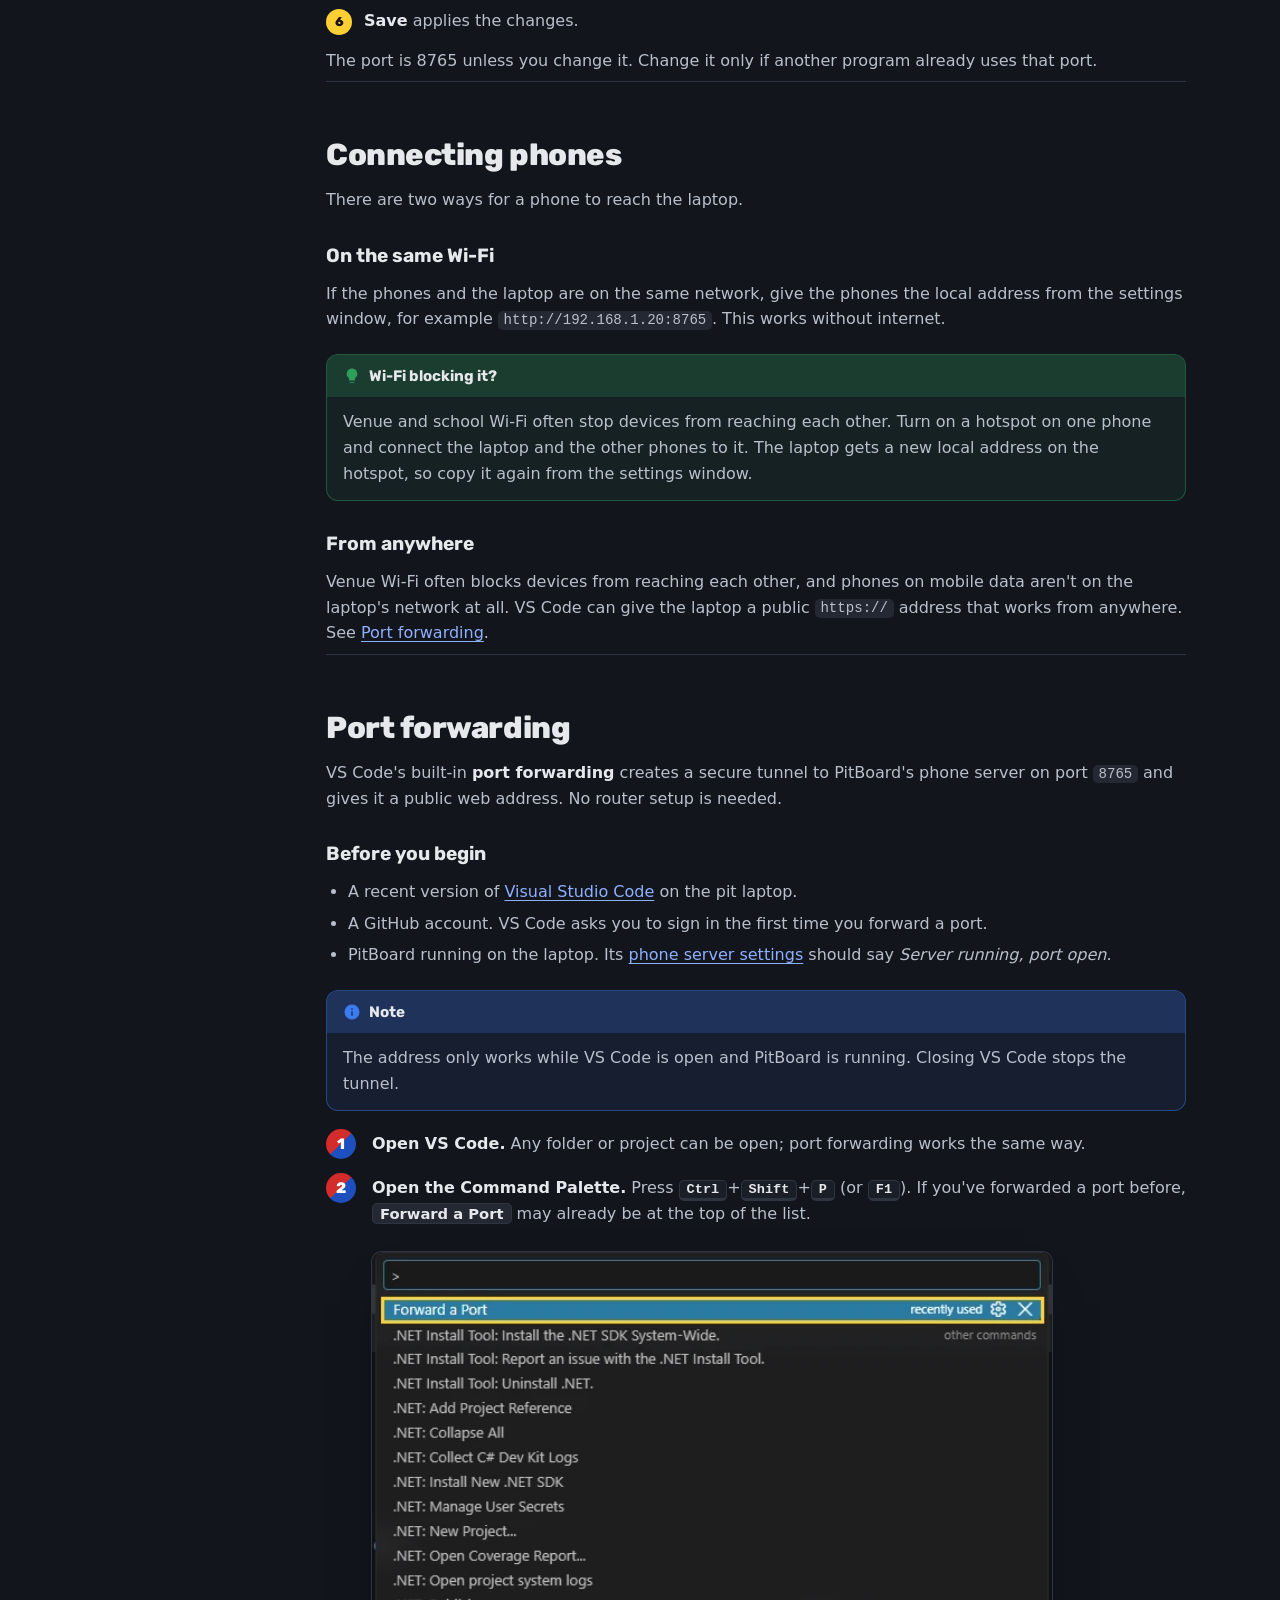
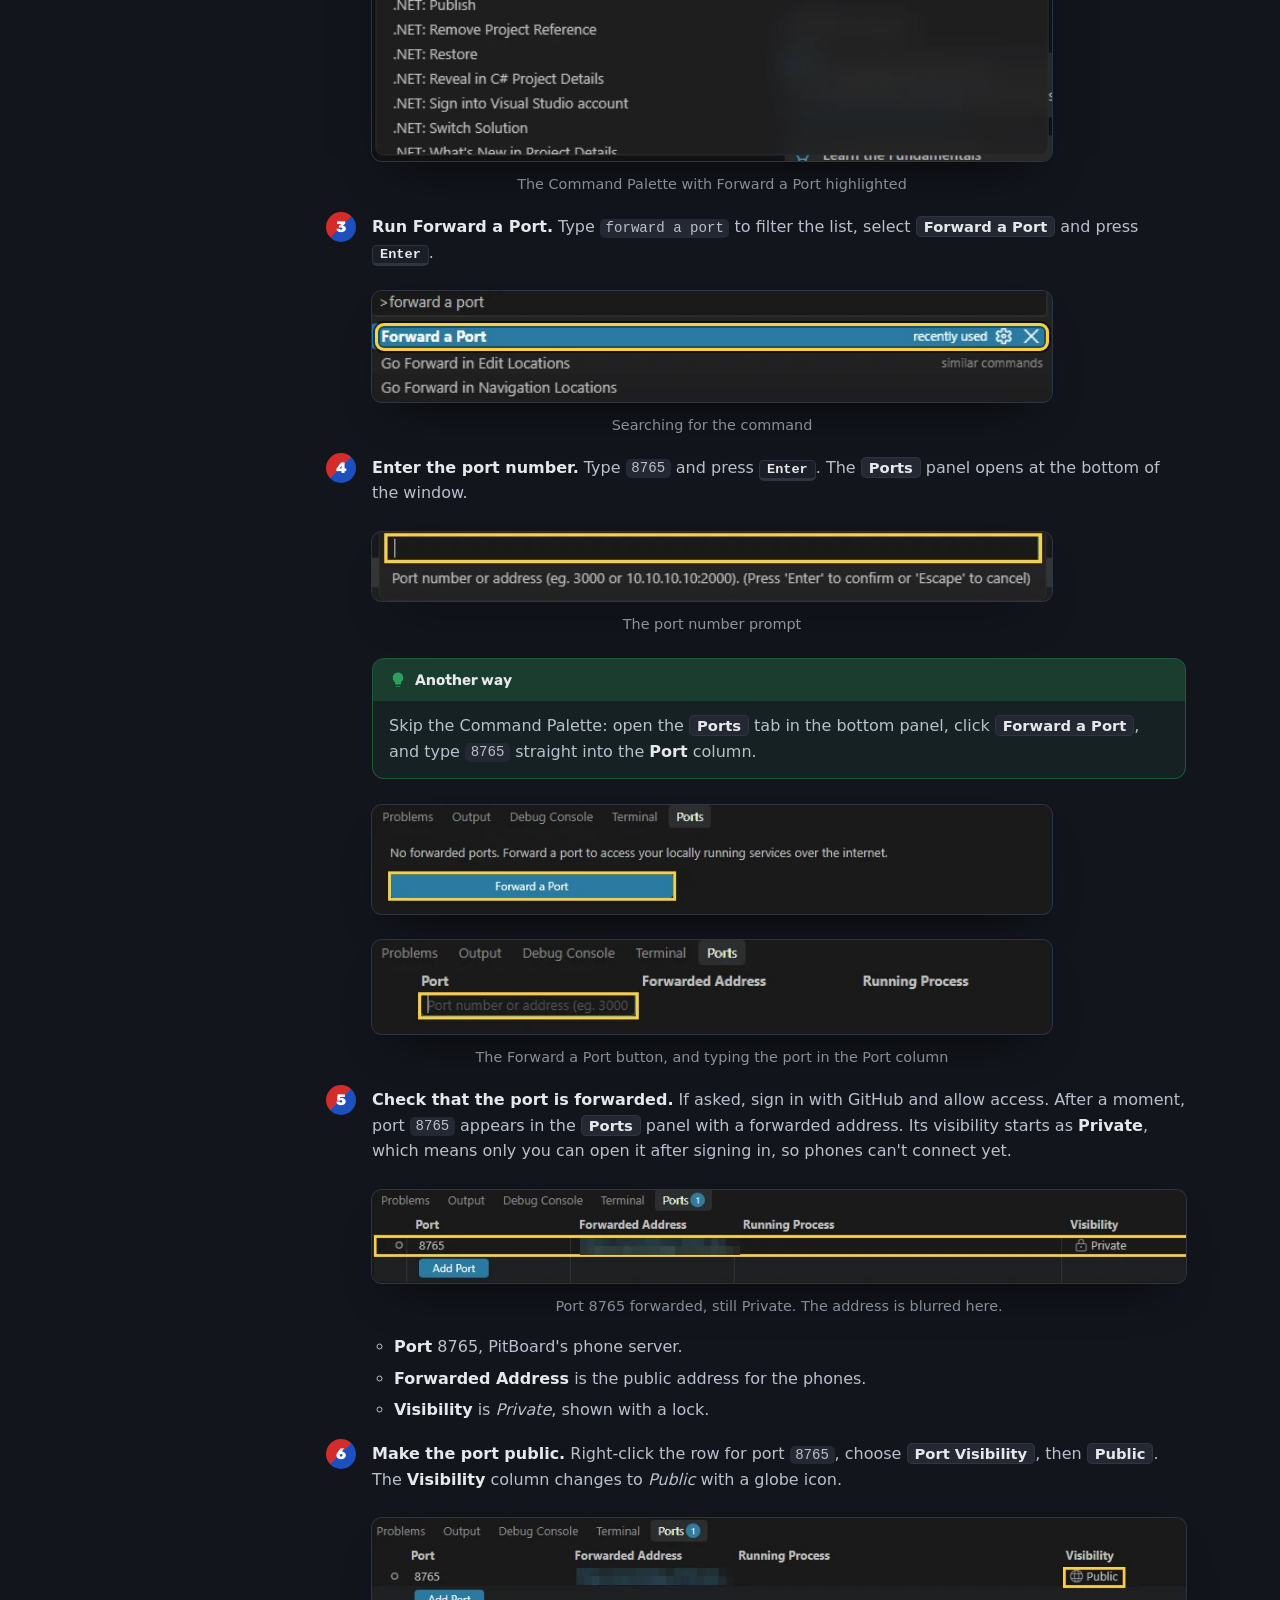
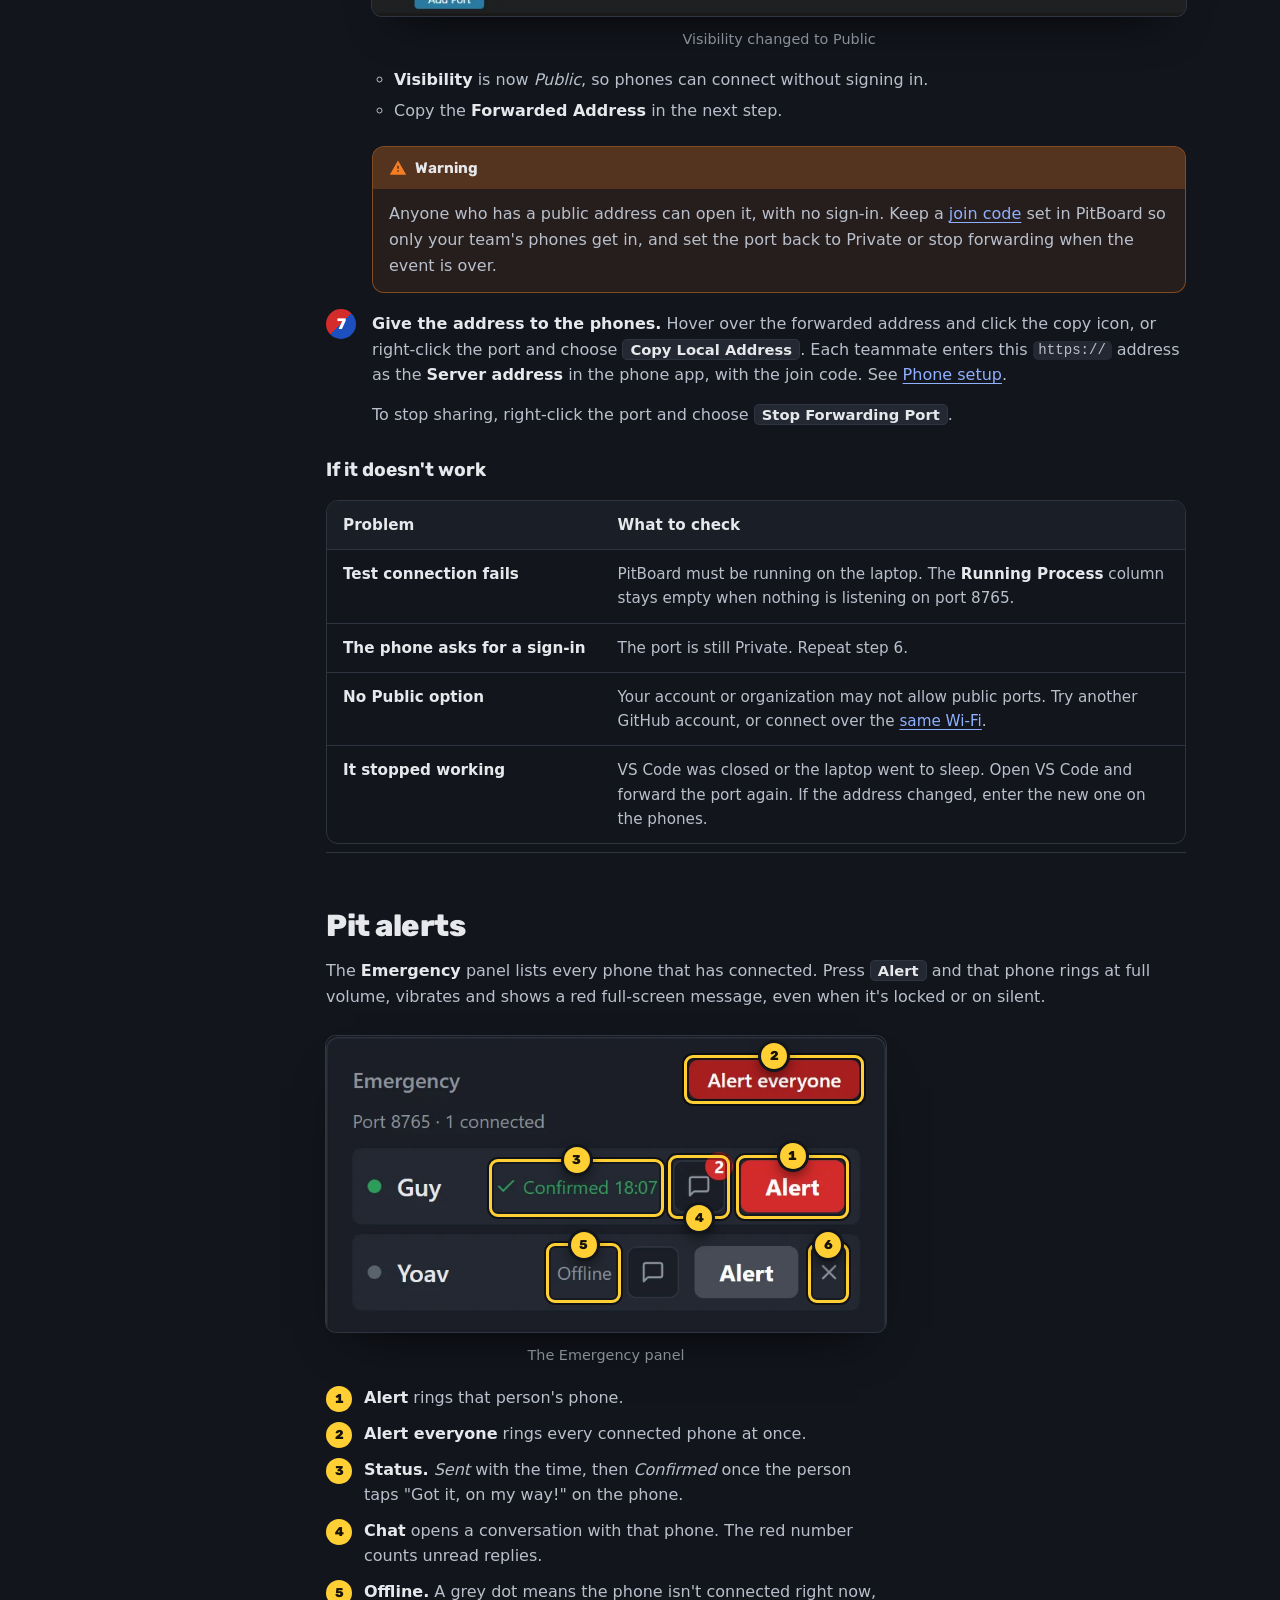
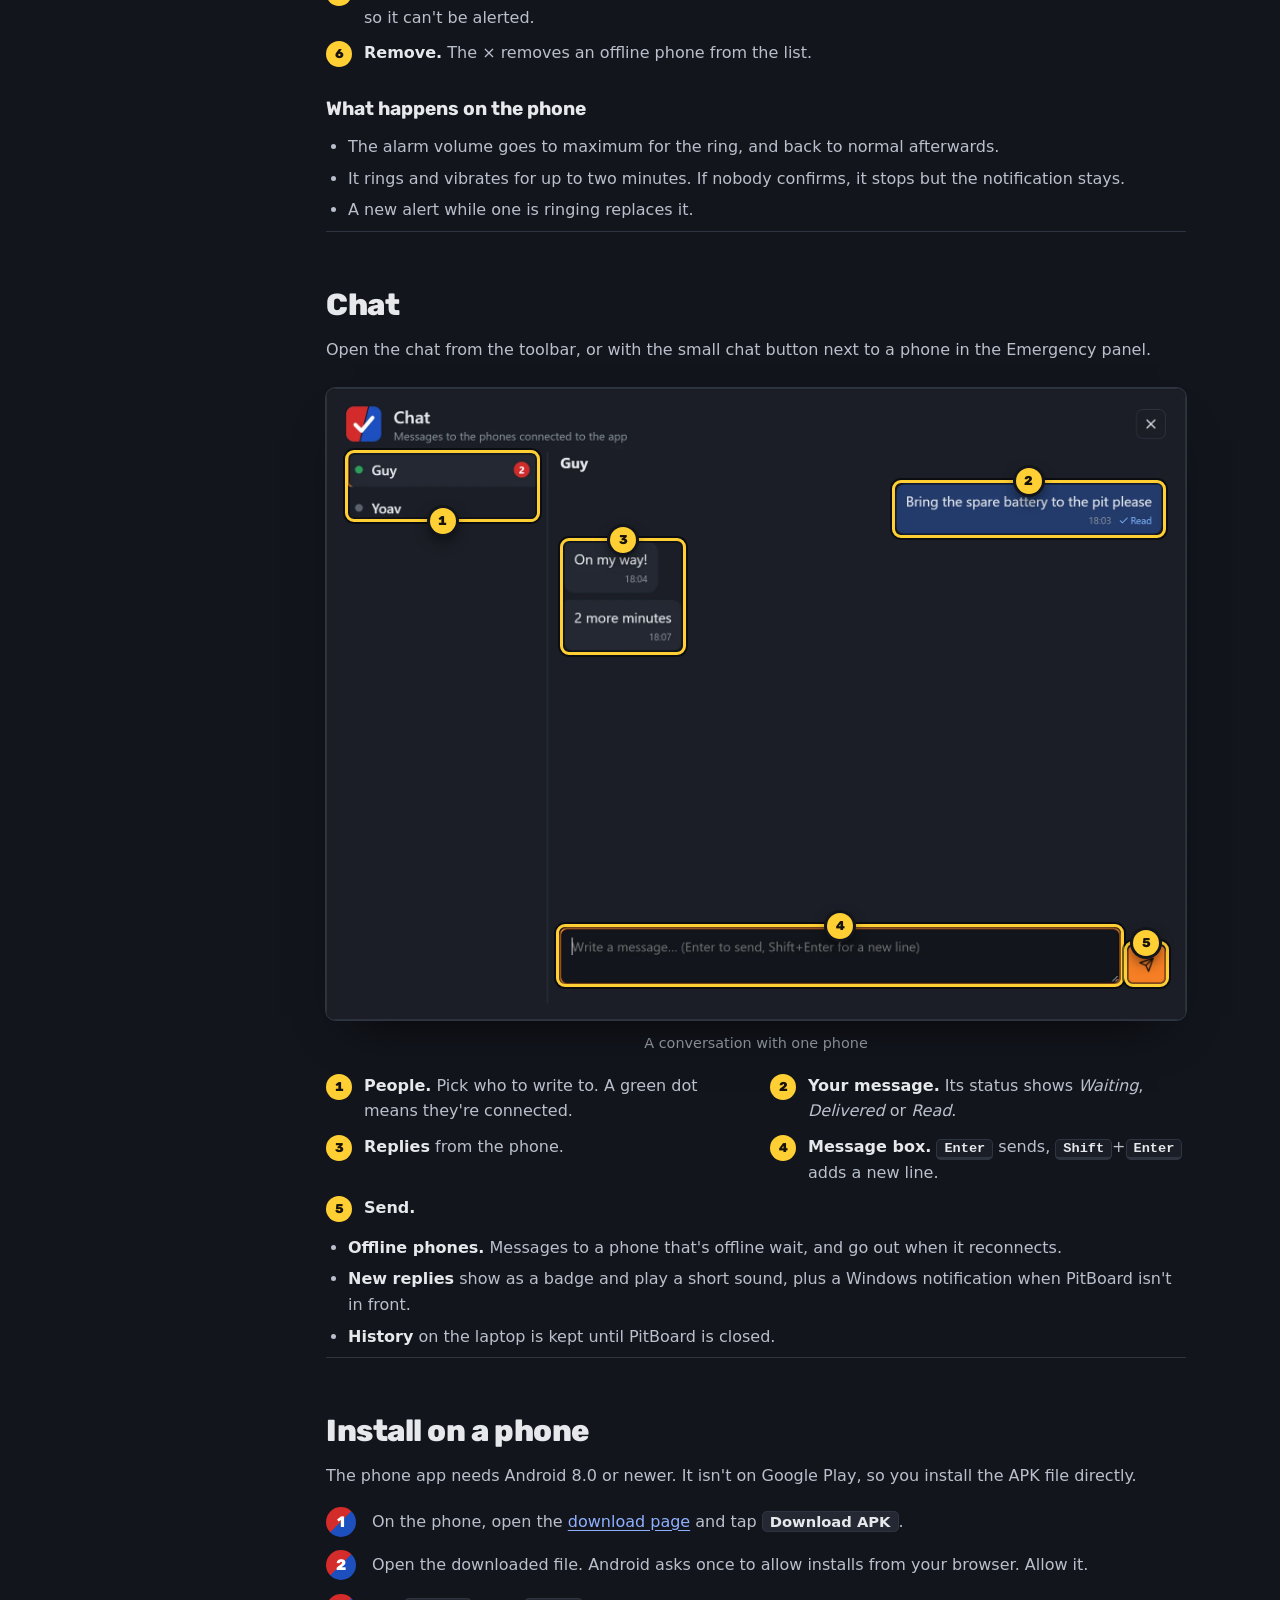
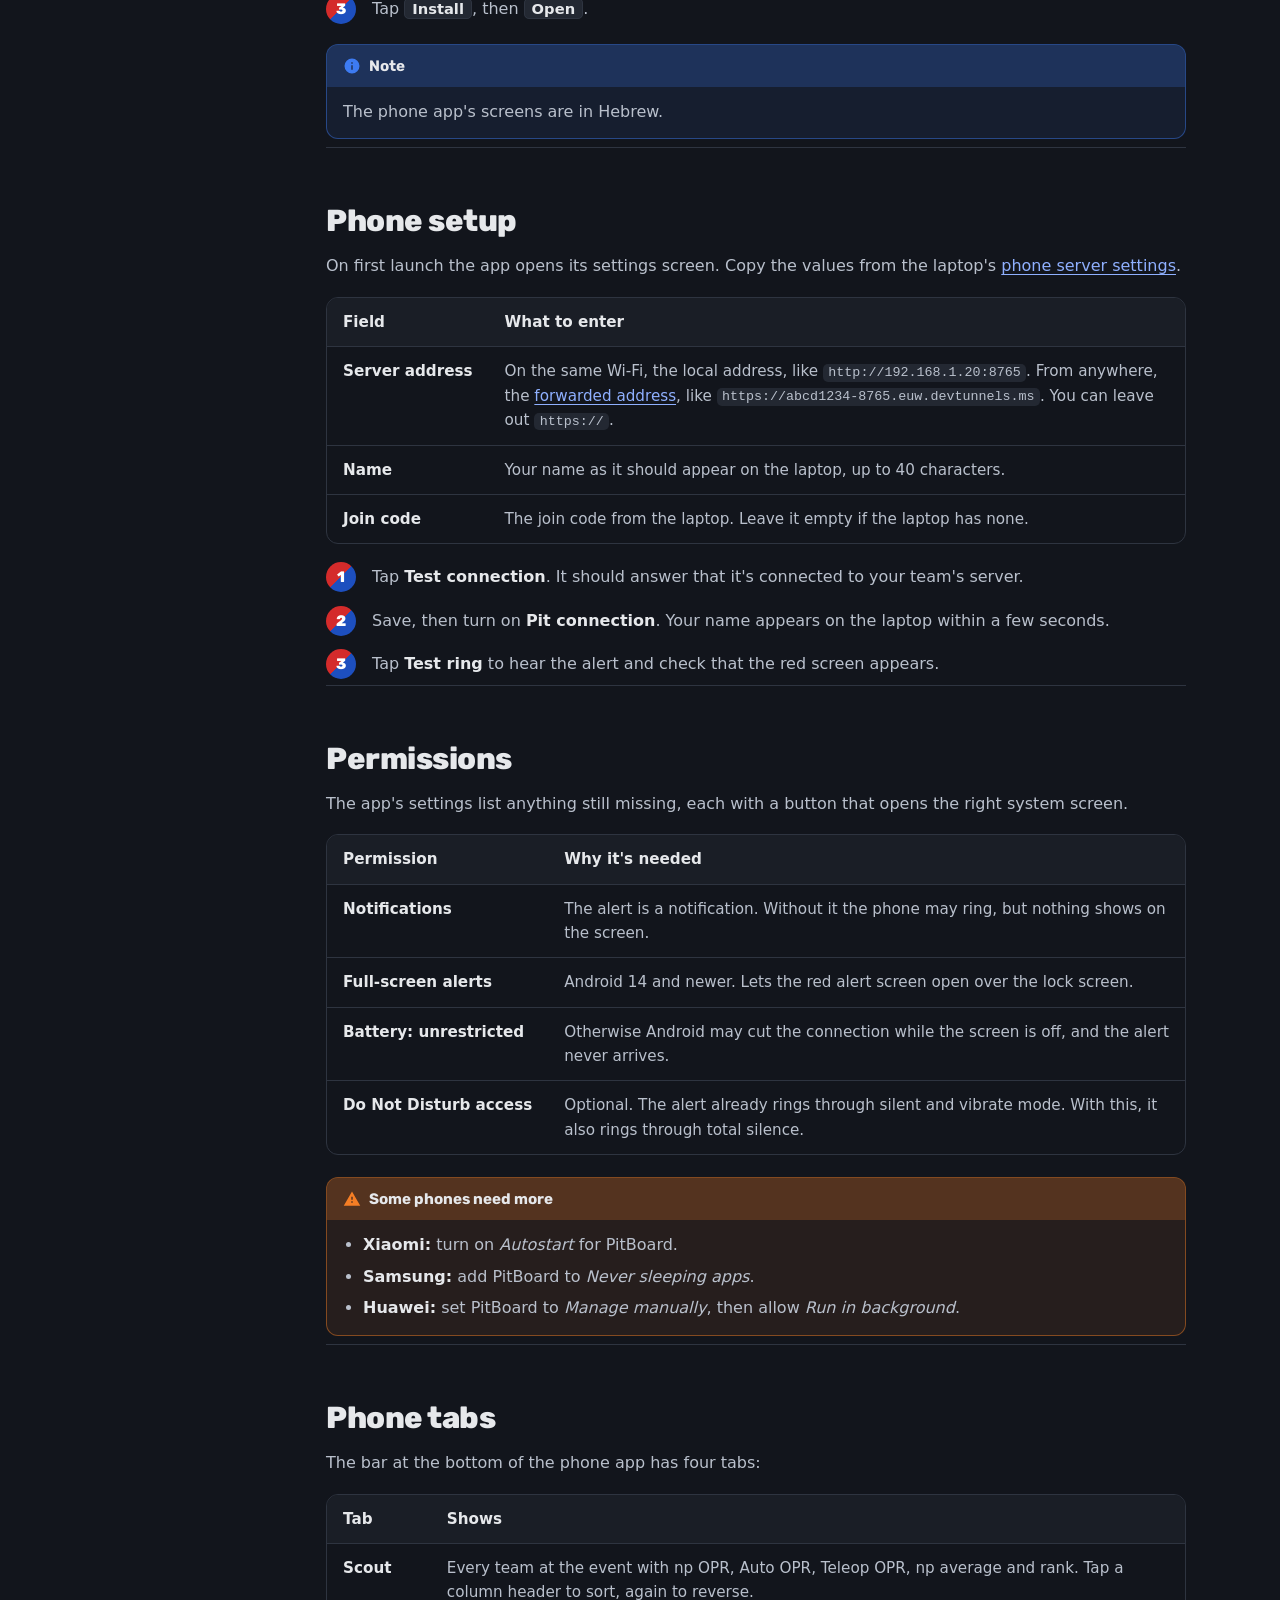
<file: docs/index.html>
<!doctype html>
<html lang="en">
<head>
  <meta charset="utf-8" />
  <meta name="viewport" content="width=device-width, initial-scale=1" />
  <title>PitBoard Docs</title>
  <meta name="description" content="How to install, set up and use PitBoard: the pit laptop dashboard, pit alerts, chat and the Android app." />
  <meta name="theme-color" content="#12151c" />
  <link rel="icon" href="../assets/logo-mark.svg" type="image/svg+xml" />
  <link rel="preload" href="../assets/fonts/rubik-latin.woff2" as="font" type="font/woff2" crossorigin />
  <link rel="stylesheet" href="../styles.css?v=11" />
  <link rel="stylesheet" href="docs.css?v=8" />
  <script src="docs.js?v=3" defer></script>
  <script src="../report.js?v=3" defer></script>
</head>
<body>
  <a class="skip" href="#content">Skip to content</a>

  <header class="nav">
    <div class="wrap nav-inner">
      <a class="brand" href="../" aria-label="PitBoard home">
        <img src="../assets/logo-mark.svg" alt="" width="32" height="32" />
        <span>PitBoard</span>
      </a>
      <nav aria-label="Main">
        <ul class="nav-links">
          <li><a href="../">Home</a></li>
          <li><a href="../#features">Features</a></li>
          <li><a href="./" aria-current="page">Documentation</a></li>
        </ul>
      </nav>
      <a class="btn btn-small btn-github" href="https://github.com/guyka2212/pitboard" target="_blank" rel="noopener" aria-label="PitBoard on GitHub" title="PitBoard on GitHub">
        <svg class="btn-icon" viewBox="0 0 16 16" aria-hidden="true"><path d="M8 0C3.58 0 0 3.58 0 8c0 3.54 2.29 6.53 5.47 7.59.4.07.55-.17.55-.38 0-.19-.01-.82-.01-1.49-2.01.37-2.53-.49-2.69-.94-.09-.23-.48-.94-.82-1.13-.28-.15-.68-.52-.01-.53.63-.01 1.08.58 1.23.82.72 1.21 1.87.87 2.33.66.07-.52.28-.87.51-1.07-1.78-.2-3.64-.89-3.64-3.95 0-.87.31-1.59.82-2.15-.08-.2-.36-1.02.08-2.12 0 0 .67-.21 2.2.82.64-.18 1.32-.27 2-.27.68 0 1.36.09 2 .27 1.53-1.04 2.2-.82 2.2-.82.44 1.1.16 1.92.08 2.12.51.56.82 1.27.82 2.15 0 3.07-1.87 3.75-3.65 3.95.29.25.54.73.54 1.48 0 1.07-.01 1.93-.01 2.2 0 .21.15.46.55.38A8.013 8.013 0 0 0 16 8c0-4.42-3.58-8-8-8z"/></svg>
        <span>GitHub</span>
      </a>
      <a class="btn btn-small btn-updates" href="../notify/" aria-label="Get update emails" title="Get update emails">
        <svg class="btn-icon" viewBox="0 0 24 24" aria-hidden="true"><path d="M12 22a2.5 2.5 0 0 0 2.45-2h-4.9A2.5 2.5 0 0 0 12 22zm7-6V11a7 7 0 0 0-5.5-6.84V3.5a1.5 1.5 0 0 0-3 0v.66A7 7 0 0 0 5 11v5l-2 2v1h18v-1z"/></svg>
        <span>Updates</span>
      </a>
      <a class="btn btn-small btn-report" data-mail="report" href="https://mail.google.com/mail/u/0/?fs=1&amp;to=megiddo.lions@gmail.com&amp;su=bug+report+on+pitboard&amp;tf=cm" target="_blank" rel="noopener" aria-label="Report a bug by email" title="Report a bug by email">
        <svg class="btn-icon" viewBox="0 0 24 24" aria-hidden="true"><path d="M5 21V4h9l.4 2H20v10h-7l-.4-2H7v7z"/></svg>
        <span>Report</span>
      </a>
      <a class="btn btn-small btn-suggest" data-mail="suggestion" href="https://mail.google.com/mail/u/0/?fs=1&amp;to=megiddo.lions@gmail.com&amp;su=suggestion+for+pitboard&amp;tf=cm" target="_blank" rel="noopener" aria-label="Suggest an idea by email" title="Suggest an idea by email">
        <svg class="btn-icon" viewBox="0 0 24 24" aria-hidden="true"><path d="M9 21h6v-1.5H9zm3-19a7 7 0 0 0-4 12.74V17a1 1 0 0 0 1 1h6a1 1 0 0 0 1-1v-2.26A7 7 0 0 0 12 2z"/></svg>
        <span>Suggest</span>
      </a>
      <a class="btn btn-small btn-red" href="../#download">Download</a>
    </div>
  </header>

  <div class="docs">
    <div class="docs-bar">
      <button type="button" aria-expanded="false" aria-controls="docs-side">
        <svg viewBox="0 0 24 24" aria-hidden="true"><path d="M3 6h18v2H3zm0 5h18v2H3zm0 5h12v2H3z"/></svg>
        Contents
      </button>
      <span aria-live="polite"></span>
    </div>

    <aside class="docs-side" id="docs-side" aria-label="Documentation">
      <div class="side-group">
        <p class="side-title">Getting started</p>
        <ul>
          <li><a href="#overview">Overview</a></li>
          <li><a href="#install-windows">Install on the laptop</a></li>
          <li><a href="#first-launch">First launch</a></li>
        </ul>
      </div>
      <div class="side-group">
        <p class="side-title">Laptop app</p>
        <ul>
          <li><a href="#event-code">Event code and season</a></li>
          <li><a href="#dashboard">The dashboard</a></li>
          <li><a href="#toolbar">Toolbar</a></li>
          <li><a href="#checklist">Pre-match checklist</a></li>
          <li><a href="#match-warning">Match warning</a></li>
          <li><a href="#scouting">Scouting</a></li>
        </ul>
      </div>
      <div class="side-group">
        <p class="side-title">Phones and alerts</p>
        <ul>
          <li><a href="#phone-server">Phone server settings</a></li>
          <li><a href="#connect">Connecting phones</a></li>
          <li><a href="#port-forwarding">Port forwarding</a></li>
          <li><a href="#alerts">Pit alerts</a></li>
          <li><a href="#chat">Chat</a></li>
        </ul>
      </div>
      <div class="side-group">
        <p class="side-title">Android app</p>
        <ul>
          <li><a href="#install-android">Install on a phone</a></li>
          <li><a href="#phone-setup">Phone setup</a></li>
          <li><a href="#permissions">Permissions</a></li>
          <li><a href="#phone-tabs">Phone tabs</a></li>
        </ul>
      </div>
      <div class="side-group">
        <p class="side-title">Help</p>
        <ul>
          <li><a href="#troubleshooting">Troubleshooting</a></li>
        </ul>
      </div>
    </aside>

    <main class="docs-main" id="content">
      <ol class="crumbs" aria-label="Breadcrumb">
        <li><a href="../">PitBoard</a></li>
        <li>Documentation</li>
      </ol>
      <h1>PitBoard documentation</h1>
      <p class="docs-intro">Everything you need to run PitBoard at an event: installing it, setting up the pit laptop, connecting your team's phones and using every part of the screen.</p>

      <!-- Getting started -->
      <section class="doc-section" id="overview" aria-labelledby="overview-h">
        <h2 id="overview-h">Overview<a class="anchor" href="#overview" aria-label="Link to this section">#</a></h2>
        <p>PitBoard has two parts:</p>
        <ul>
          <li><b>The Windows app</b> runs on the pit laptop. It shows your next match, your alliance partner, all of your matches and a pre-match checklist, using live data from the FTC Events API.</li>
          <li><b>The Android app</b> runs on each team member's phone. When the pit needs someone, the laptop makes their phone ring at full volume, even when it's locked or on silent.</li>
        </ul>
        <p>The laptop is the server. Phones connect straight to it with an address and a join code. There are no accounts and nothing in the cloud.</p>
        <div class="admonition note">
          <p class="admonition-title"><svg viewBox="0 0 24 24" aria-hidden="true"><path d="M12 2a10 10 0 1 0 0 20 10 10 0 0 0 0-20zm1 15h-2v-6h2zm0-8h-2V7h2z"/></svg>Note</p>
          <p>Any FTC team can use PitBoard. Nothing team-specific is built in: you enter your own team number on the laptop, and each phone enters your laptop's address and join code.</p>
        </div>
      </section>

      <section class="doc-section" id="install-windows" aria-labelledby="install-windows-h">
        <h2 id="install-windows-h">Install on the laptop<a class="anchor" href="#install-windows" aria-label="Link to this section">#</a></h2>
        <p>PitBoard runs on Windows 10 or 11 (64-bit).</p>
        <ol class="doc-steps">
          <li><p>Download the installer from the <a href="../#download">download page</a>.</p></li>
          <li>
            <p>Open <span class="ui">PitBoard-Setup-Windows.exe</span>. You can choose where to install it.</p>
            <div class="admonition warning">
              <p class="admonition-title"><svg viewBox="0 0 24 24" aria-hidden="true"><path d="M12 2 1 21h22zm1 15h-2v-2h2zm0-4h-2V9h2z"/></svg>Windows protected your PC</p>
              <p>The installer isn't code-signed yet, so Windows SmartScreen may stop it. Click <span class="ui">More info</span>, then <span class="ui">Run anyway</span>.</p>
            </div>
          </li>
          <li><p>Start PitBoard from the Start menu or the desktop shortcut.</p></li>
          <li><p>The first time PitBoard starts, Windows Firewall may ask whether PitBoard can use the network. Allow it, so phones on the same Wi-Fi can connect.</p></li>
        </ol>
      </section>

      <section class="doc-section" id="first-launch" aria-labelledby="first-launch-h">
        <h2 id="first-launch-h">First launch<a class="anchor" href="#first-launch" aria-label="Link to this section">#</a></h2>
        <p>On first launch the <span class="ui">Settings</span> window opens by itself. The only thing you have to fill in is your team number.</p>

        <figure class="shot shot-narrow">
          <div class="shot-frame">
            <img src="img/settings-team.webp" width="1280" height="1620" alt="The Settings window with the team number filled in, the season and event code empty, demo mode, and the checklist." loading="lazy" />
            <span class="arrow to-r" style="--x:17%;--y:16.4%"><b><em>1</em><span>Your team number</span></b></span>
            <span class="arrow to-r" style="--x:37%;--y:28.6%"><b><em>2</em><span>Season (optional)</span></b></span>
            <span class="arrow to-r" style="--x:42%;--y:37.2%"><b><em>3</em><span>Event code (optional)</span></b></span>
            <span class="arrow to-r" style="--x:37.5%;--y:56.9%"><b><em>4</em><span>Sample data</span></b></span>
            <span class="arrow to-r" style="--x:58%;--y:78.4%"><b><em>5</em><span>One item per line</span></b></span>
          </div>
          <figcaption>The Settings window, top half</figcaption>
          <ol class="legend">
            <li><b>Team number.</b> Your FTC team number. It's saved on the laptop, so you only enter it once.</li>
            <li><b>Season.</b> Leave it empty and PitBoard uses the season FTC calls current. See <a href="#event-code">Event code and season</a>.</li>
            <li><b>Event code.</b> Leave it empty and PitBoard finds your team's current or next event. To choose the event yourself, see <a href="#event-code">Event code and season</a>.</li>
            <li><b>Demo mode.</b> Shows sample data, so you can try PitBoard before an event. Turn it off for real data.</li>
            <li><b>Pre-match checklist.</b> Your team's checklist, one item per line. See <a href="#checklist">Pre-match checklist</a>.</li>
          </ol>
        </figure>

        <p>Click <span class="ui">Save</span>. PitBoard loads your event and the dashboard appears. Press <kbd>F11</kbd> to switch full screen on and off.</p>
        <div class="admonition tip">
          <p class="admonition-title"><svg viewBox="0 0 24 24" aria-hidden="true"><path d="M9 21h6v-1H9zm3-19a7 7 0 0 0-4 12.74V17a1 1 0 0 0 1 1h6a1 1 0 0 0 1-1v-2.26A7 7 0 0 0 12 2z"/></svg>Tip</p>
          <p>The settings window also has <b>Refresh every (seconds)</b>, which sets how often PitBoard checks FTC for new results. The default is 60 seconds.</p>
        </div>
      </section>

      <!-- Laptop app -->
      <section class="doc-section" id="event-code" aria-labelledby="event-code-h">
        <h2 id="event-code-h">Event code and season<a class="anchor" href="#event-code" aria-label="Link to this section">#</a></h2>
        <p>Most of the time you can leave <b>Season</b> and <b>Event code</b> empty. Fill them in when PitBoard shows the wrong event, for example when your team is signed up for more than one, or when you want to follow a specific event.</p>
        <ol class="doc-steps">
          <li>
            <p><b>Open your team's page on FTC Events.</b> Go to <code>ftc-events.firstinspires.org/2025/team/</code> followed by your team number, for example <a href="https://ftc-events.firstinspires.org/2025/team/18833" rel="noopener">ftc-events.firstinspires.org/2025/team/18833</a>. It lists your team's events for that season.</p>
          </li>
          <li>
            <p><b>Click your event.</b> The address of the event page holds both values you need:</p>
            <figure class="url-anatomy">
              <div class="url-bar" role="img" aria-label="https://ftc-events.firstinspires.org/2025/ILGBQ3, where 2025 is the season and ILGBQ3 is the event code">
                <svg viewBox="0 0 24 24" aria-hidden="true"><path d="M17 9h-1V7a4 4 0 0 0-8 0v2H7a2 2 0 0 0-2 2v9a2 2 0 0 0 2 2h10a2 2 0 0 0 2-2v-9a2 2 0 0 0-2-2zm-7-2a2 2 0 0 1 4 0v2h-4z"/></svg>
                <span class="url-host">https://ftc-events.firstinspires.org/</span><span class="url-path"><span class="seg"><em>1</em>2025<i>Season</i></span>/<span class="seg"><em>2</em>ILGBQ3<i>Event code</i></span></span>
              </div>
              <ol class="legend">
                <li><b>Season.</b> The year the season starts: the 2025&ndash;2026 season is <code>2025</code>.</li>
                <li><b>Event code.</b> The letters and digits after the season, here <code>ILGBQ3</code>.</li>
              </ol>
            </figure>
          </li>
          <li>
            <p><b>Enter them in PitBoard.</b> Open <span class="ui">Settings</span>, type the season in <b>Season</b> and the code in <b>Event code</b>, then click <span class="ui">Save</span>.</p>
          </li>
        </ol>
        <div class="admonition note">
          <p class="admonition-title"><svg viewBox="0 0 24 24" aria-hidden="true"><path d="M12 2a10 10 0 1 0 0 20 10 10 0 0 0 0-20zm1 15h-2v-6h2zm0-8h-2V7h2z"/></svg>Note</p>
          <p>Clear both fields again after the event, so PitBoard goes back to finding your team's next event by itself.</p>
        </div>
      </section>

      <section class="doc-section" id="dashboard" aria-labelledby="dashboard-h">
        <h2 id="dashboard-h">The dashboard<a class="anchor" href="#dashboard" aria-label="Link to this section">#</a></h2>
        <p>This is the main screen. Leave it open on the pit laptop for the whole event.</p>

        <figure class="shot">
          <div class="shot-frame">
            <img src="img/dashboard.webp" width="1800" height="1125" alt="The PitBoard dashboard with the alliance box, next match partner, our matches list, checklist and emergency panel." loading="lazy" />
            <span class="hl" data-n="1" style="--x:0.83%;--y:7.44%;--w:20.14%;--h:36.44%"></span>
            <span class="hl" data-n="2" style="--x:21.81%;--y:7.44%;--w:50.97%;--h:36.44%"></span>
            <span class="hl" data-n="3" style="--x:73.61%;--y:7.44%;--w:25.56%;--h:91.22%"></span>
            <span class="hl" data-n="4" style="--x:0.83%;--y:45.22%;--w:45.76%;--h:53.44%"></span>
            <span class="hl" data-n="5" style="--x:47.5%;--y:45.22%;--w:25.28%;--h:53.44%"></span>
            <span class="hl pin-b" data-n="6" style="--x:87.36%;--y:0.89%;--w:11.39%;--h:4.44%"></span>
          </div>
          <figcaption>The dashboard in demo mode</figcaption>
          <ol class="legend legend-cols">
            <li><b>Alliance.</b> Your color, station and field for the next match, in type you can read from across the pit.</li>
            <li><b>Next match partner.</b> Your partner's number and name, your opponents, and a countdown such as <i>2 matches away</i>, with the match being played right now.</li>
            <li><b>Our matches.</b> Every match you have at the event, with partner, opponents, field and result. The next one has an orange outline.</li>
            <li><b>Checklist.</b> The pre-match checklist. Tap items as you do them.</li>
            <li><b>Emergency.</b> The phones that are connected, each with an <span class="ui">Alert</span> button.</li>
            <li><b>Toolbar.</b> Refresh, scouting, chat and settings.</li>
          </ol>
        </figure>

        <h3 id="fields">Fields and the match being played</h3>
        <p>At events with more than one field, every match shows which field it's on: in the alliance box, the next match header, each row of the match list and the match warning. At single-field events the field isn't shown.</p>
        <p>While one of your matches is being played, the next match panel adds a <b>Playing now</b> line with that match, its color and its field.</p>
      </section>

      <section class="doc-section" id="toolbar" aria-labelledby="toolbar-h">
        <h2 id="toolbar-h">Toolbar<a class="anchor" href="#toolbar" aria-label="Link to this section">#</a></h2>
        <p>The buttons at the top right of the dashboard. The text next to them says when PitBoard last checked FTC for new data.</p>
        <figure class="shot shot-small">
          <div class="shot-frame">
            <img src="img/toolbar.webp" width="680" height="112" alt="The toolbar: refresh, scouting, chat with an unread badge, and settings." loading="lazy" />
            <span class="hl pin-b" data-n="1" style="--x:46.47%;--y:14.29%;--w:11.47%;--h:69.64%"></span>
            <span class="hl pin-b" data-n="2" style="--x:58.68%;--y:14.29%;--w:11.47%;--h:69.64%"></span>
            <span class="hl pin-b" data-n="3" style="--x:70.88%;--y:14.29%;--w:11.47%;--h:69.64%"></span>
            <span class="hl pin-b" data-n="4" style="--x:83.24%;--y:14.29%;--w:11.47%;--h:69.64%"></span>
          </div>
          <ol class="legend">
            <li><b>Refresh.</b> Checks FTC right away instead of waiting for the next automatic refresh.</li>
            <li><b>Scouting.</b> Opens the table of every team at the event. See <a href="#scouting">Scouting</a>.</li>
            <li><b>Chat.</b> Opens the chat with the phones. The red badge counts unread replies. See <a href="#chat">Chat</a>.</li>
            <li><b>Settings.</b> Opens the settings window.</li>
          </ol>
        </figure>
      </section>

      <section class="doc-section" id="checklist" aria-labelledby="checklist-h">
        <h2 id="checklist-h">Pre-match checklist<a class="anchor" href="#checklist" aria-label="Link to this section">#</a></h2>
        <p>The checklist is the list of things your team checks before every match. Click an item to tick it. The counter, for example <b>3/6</b>, shows how many are done.</p>
        <ul>
          <li><b>It clears itself</b> whenever the next match changes, so each match starts with an empty list.</li>
          <li><span class="ui">Reset</span> clears it by hand.</li>
          <li>To change the items, open <span class="ui">Settings</span> and edit <b>Pre-match checklist</b>, one item per line.</li>
        </ul>
      </section>

      <section class="doc-section" id="match-warning" aria-labelledby="match-warning-h">
        <h2 id="match-warning-h">Match warning<a class="anchor" href="#match-warning" aria-label="Link to this section">#</a></h2>
        <p>When only two matches are left before yours, PitBoard warns the pit, once per match:</p>
        <ul>
          <li>a full-screen alert in your alliance color, with sound</li>
          <li>a flashing taskbar button, if PitBoard isn't the window in front</li>
          <li>a Windows notification</li>
        </ul>
        <figure class="shot">
          <div class="shot-frame">
            <img src="img/match-alert.webp" width="1800" height="1125" alt="A red full-screen warning: 2 matches until ours, Q14, Red, Red1, Field 2, with the partner and opponents, and a Got it button." loading="lazy" />
            <span class="arrow to-r" style="--x:55.6%;--y:60.8%"><b><em>1</em><span>Stops the sound</span></b></span>
          </div>
          <figcaption>The match warning</figcaption>
          <ol class="legend">
            <li><b>Got it</b> closes the warning and stops the sound.</li>
          </ol>
        </figure>
      </section>

      <section class="doc-section" id="scouting" aria-labelledby="scouting-h">
        <h2 id="scouting-h">Scouting<a class="anchor" href="#scouting" aria-label="Link to this section">#</a></h2>
        <p>Team stats come from <a href="https://ftcscout.org" rel="noopener">FTCScout</a>. No account is needed.</p>
        <ul>
          <li><b>Any team number</b> on the screen can be clicked. It shows that team's np OPR, Auto OPR, Teleop OPR, np average and ranking, at this event and for the season, plus its season match history grouped by event.</li>
          <li><b>The scouting button</b> in the toolbar opens a table of every team at the event. Sort it by ranking, np OPR, Auto OPR, Teleop OPR or np average, and switch between <span class="ui">This event</span> and <span class="ui">Season</span>.</li>
        </ul>
        <div class="admonition note">
          <p class="admonition-title"><svg viewBox="0 0 24 24" aria-hidden="true"><path d="M12 2a10 10 0 1 0 0 20 10 10 0 0 0 0-20zm1 15h-2v-6h2zm0-8h-2V7h2z"/></svg>Note</p>
          <p>FTCScout adds each new game some time after the season starts. Until then PitBoard shows the latest season FTCScout has, and says so.</p>
        </div>
      </section>

      <!-- Phones and alerts -->
      <section class="doc-section" id="phone-server" aria-labelledby="phone-server-h">
        <h2 id="phone-server-h">Phone server settings<a class="anchor" href="#phone-server" aria-label="Link to this section">#</a></h2>
        <p>Phones connect to the laptop. Everything they need is at the bottom of the <span class="ui">Settings</span> window, under <b>Emergency button (server for phones)</b>.</p>

        <figure class="shot shot-narrow">
          <div class="shot-frame">
            <img src="img/settings-phones.webp" width="1280" height="1620" alt="The Emergency button section of Settings: server status, the addresses to copy, the join code, port, join code field and alert message." loading="lazy" />
            <span class="hl" style="--x:6.6%;--y:30.6%;--w:86.9%;--h:24.3%"></span>
            <span class="arrow to-r" style="--x:43%;--y:33.6%"><b><em>1</em><span>Green: ready</span></b></span>
            <span class="arrow to-r" style="--x:41.5%;--y:46.7%"><b><em>2</em><span>Phone address</span></b></span>
            <span class="arrow to-r" style="--x:38%;--y:51.5%"><b><em>3</em><span>Join code</span></b></span>
            <span class="arrow to-r" style="--x:20%;--y:69.6%"><b><em>4</em><span>Change or clear the code</span></b></span>
            <span class="arrow to-r" style="--x:32%;--y:78.1%"><b><em>5</em><span>Text on the phone</span></b></span>
            <span class="arrow to-r" style="--x:18.3%;--y:94.8%;--len:96px"><b><em>6</em><span>Save</span></b></span>
          </div>
          <figcaption>The Settings window, bottom half</figcaption>
          <ol class="legend">
            <li><b>Status.</b> <i>Server running, port open</i> in green means phones can connect.</li>
            <li><b>Addresses.</b> The addresses phones can use on the same Wi-Fi as the laptop. <span class="ui">Copy</span> copies one. Ignore <code>localhost</code>, which only works on the laptop itself.</li>
            <li><b>Join code.</b> Phones must enter this code. PitBoard creates a random one the first time it runs.</li>
            <li><b>Join code field.</b> Change the code here, or clear it to let phones connect without one.</li>
            <li><b>Alert message.</b> The text the phone shows when you press <span class="ui">Alert</span>.</li>
            <li><b>Save</b> applies the changes.</li>
          </ol>
        </figure>
        <p>The port is 8765 unless you change it. Change it only if another program already uses that port.</p>
      </section>

      <section class="doc-section" id="connect" aria-labelledby="connect-h">
        <h2 id="connect-h">Connecting phones<a class="anchor" href="#connect" aria-label="Link to this section">#</a></h2>
        <p>There are two ways for a phone to reach the laptop.</p>

        <h3 id="connect-wifi">On the same Wi-Fi</h3>
        <p>If the phones and the laptop are on the same network, give the phones the local address from the settings window, for example <code>http://192.168.1.20:8765</code>. This works without internet.</p>
        <div class="admonition tip">
          <p class="admonition-title"><svg viewBox="0 0 24 24" aria-hidden="true"><path d="M9 21h6v-1H9zm3-19a7 7 0 0 0-4 12.74V17a1 1 0 0 0 1 1h6a1 1 0 0 0 1-1v-2.26A7 7 0 0 0 12 2z"/></svg>Wi-Fi blocking it?</p>
          <p>Venue and school Wi-Fi often stop devices from reaching each other. Turn on a hotspot on one phone and connect the laptop and the other phones to it. The laptop gets a new local address on the hotspot, so copy it again from the settings window.</p>
        </div>

        <h3 id="connect-tunnel">From anywhere</h3>
        <p>Venue Wi-Fi often blocks devices from reaching each other, and phones on mobile data aren't on the laptop's network at all. VS Code can give the laptop a public <code>https://</code> address that works from anywhere. See <a href="#port-forwarding">Port forwarding</a>.</p>
      </section>

      <section class="doc-section" id="port-forwarding" aria-labelledby="port-forwarding-h">
        <h2 id="port-forwarding-h">Port forwarding<a class="anchor" href="#port-forwarding" aria-label="Link to this section">#</a></h2>
        <p>VS Code's built-in <b>port forwarding</b> creates a secure tunnel to PitBoard's phone server on port <code>8765</code> and gives it a public web address. No router setup is needed.</p>

        <h3 id="pf-before">Before you begin</h3>
        <ul>
          <li>A recent version of <a href="https://code.visualstudio.com/" rel="noopener">Visual Studio Code</a> on the pit laptop.</li>
          <li>A GitHub account. VS Code asks you to sign in the first time you forward a port.</li>
          <li>PitBoard running on the laptop. Its <a href="#phone-server">phone server settings</a> should say <i>Server running, port open</i>.</li>
        </ul>
        <div class="admonition note">
          <p class="admonition-title"><svg viewBox="0 0 24 24" aria-hidden="true"><path d="M12 2a10 10 0 1 0 0 20 10 10 0 0 0 0-20zm1 15h-2v-6h2zm0-8h-2V7h2z"/></svg>Note</p>
          <p>The address only works while VS Code is open and PitBoard is running. Closing VS Code stops the tunnel.</p>
        </div>

        <ol class="doc-steps">
          <li>
            <p><b>Open VS Code.</b> Any folder or project can be open; port forwarding works the same way.</p>
          </li>
          <li>
            <p><b>Open the Command Palette.</b> Press <kbd>Ctrl</kbd>+<kbd>Shift</kbd>+<kbd>P</kbd> (or <kbd>F1</kbd>). If you've forwarded a port before, <span class="ui">Forward a Port</span> may already be at the top of the list.</p>
            <figure class="shot shot-small">
              <div class="shot-frame">
                <img src="img/pf-palette.webp" width="608" height="455" alt="The VS Code Command Palette with Forward a Port at the top of the list, highlighted." loading="lazy" />
              </div>
              <figcaption>The Command Palette with Forward a Port highlighted</figcaption>
            </figure>
          </li>
          <li>
            <p><b>Run Forward a Port.</b> Type <code>forward a port</code> to filter the list, select <span class="ui">Forward a Port</span> and press <kbd>Enter</kbd>.</p>
            <figure class="shot shot-small">
              <div class="shot-frame">
                <img src="img/pf-search.webp" width="591" height="96" alt="The Command Palette filtered to forward a port, with Forward a Port selected." loading="lazy" />
                <span class="hl" style="--x:0.4%;--y:29%;--w:99.2%;--h:25%"></span>
              </div>
              <figcaption>Searching for the command</figcaption>
            </figure>
          </li>
          <li>
            <p><b>Enter the port number.</b> Type <code>8765</code> and press <kbd>Enter</kbd>. The <span class="ui">Ports</span> panel opens at the bottom of the window.</p>
            <figure class="shot shot-small">
              <div class="shot-frame">
                <img src="img/pf-prompt.webp" width="613" height="62" alt="The VS Code prompt asking for a port number or address." loading="lazy" />
              </div>
              <figcaption>The port number prompt</figcaption>
            </figure>
            <div class="admonition tip">
              <p class="admonition-title"><svg viewBox="0 0 24 24" aria-hidden="true"><path d="M9 21h6v-1H9zm3-19a7 7 0 0 0-4 12.74V17a1 1 0 0 0 1 1h6a1 1 0 0 0 1-1v-2.26A7 7 0 0 0 12 2z"/></svg>Another way</p>
              <p>Skip the Command Palette: open the <span class="ui">Ports</span> tab in the bottom panel, click <span class="ui">Forward a Port</span>, and type <code>8765</code> straight into the <b>Port</b> column.</p>
            </div>
            <figure class="shot shot-small">
              <div class="shot-frame">
                <img src="img/pf-ports-empty.webp" width="720" height="115" alt="The empty Ports panel with the Forward a Port button highlighted." loading="lazy" />
              </div>
            </figure>
            <figure class="shot shot-small">
              <div class="shot-frame">
                <img src="img/pf-ports-input.webp" width="650" height="90" alt="Typing a port number in the Port column of the Ports panel." loading="lazy" />
              </div>
              <figcaption>The Forward a Port button, and typing the port in the Port column</figcaption>
            </figure>
          </li>
          <li>
            <p><b>Check that the port is forwarded.</b> If asked, sign in with GitHub and allow access. After a moment, port <code>8765</code> appears in the <span class="ui">Ports</span> panel with a forwarded address. Its visibility starts as <b>Private</b>, which means only you can open it after signing in, so phones can't connect yet.</p>
            <figure class="shot">
              <div class="shot-frame">
                <img src="img/pf-private.webp" width="900" height="103" alt="Port 8765 in the Ports panel with a forwarded address (blurred) and Private visibility." loading="lazy" />

              </div>
              <figcaption>Port 8765 forwarded, still Private. The address is blurred here.</figcaption>
              <ul class="shot-notes">
                <li><b>Port</b> 8765, PitBoard's phone server.</li>
                <li><b>Forwarded Address</b> is the public address for the phones.</li>
                <li><b>Visibility</b> is <i>Private</i>, shown with a lock.</li>
              </ul>
            </figure>
          </li>
          <li>
            <p><b>Make the port public.</b> Right-click the row for port <code>8765</code>, choose <span class="ui">Port Visibility</span>, then <span class="ui">Public</span>. The <b>Visibility</b> column changes to <i>Public</i> with a globe icon.</p>
            <figure class="shot">
              <div class="shot-frame">
                <img src="img/pf-public.webp" width="900" height="108" alt="Port 8765 with Public visibility and a globe icon." loading="lazy" />

              </div>
              <figcaption>Visibility changed to Public</figcaption>
              <ul class="shot-notes">
                <li><b>Visibility</b> is now <i>Public</i>, so phones can connect without signing in.</li>
                <li>Copy the <b>Forwarded Address</b> in the next step.</li>
              </ul>
            </figure>
            <div class="admonition warning">
              <p class="admonition-title"><svg viewBox="0 0 24 24" aria-hidden="true"><path d="M12 2 1 21h22zm1 15h-2v-2h2zm0-4h-2V9h2z"/></svg>Warning</p>
              <p>Anyone who has a public address can open it, with no sign-in. Keep a <a href="#phone-server">join code</a> set in PitBoard so only your team's phones get in, and set the port back to Private or stop forwarding when the event is over.</p>
            </div>
          </li>
          <li>
            <p><b>Give the address to the phones.</b> Hover over the forwarded address and click the copy icon, or right-click the port and choose <span class="ui">Copy Local Address</span>. Each teammate enters this <code>https://</code> address as the <b>Server address</b> in the phone app, with the join code. See <a href="#phone-setup">Phone setup</a>.</p>
            <p>To stop sharing, right-click the port and choose <span class="ui">Stop Forwarding Port</span>.</p>
          </li>
        </ol>

        <h3 id="pf-troubleshooting">If it doesn't work</h3>
        <div class="table-wrap">
          <table>
            <thead><tr><th>Problem</th><th>What to check</th></tr></thead>
            <tbody>
              <tr><td>Test connection fails</td><td>PitBoard must be running on the laptop. The <b>Running Process</b> column stays empty when nothing is listening on port 8765.</td></tr>
              <tr><td>The phone asks for a sign-in</td><td>The port is still Private. Repeat step 6.</td></tr>
              <tr><td>No Public option</td><td>Your account or organization may not allow public ports. Try another GitHub account, or connect over the <a href="#connect-wifi">same Wi-Fi</a>.</td></tr>
              <tr><td>It stopped working</td><td>VS Code was closed or the laptop went to sleep. Open VS Code and forward the port again. If the address changed, enter the new one on the phones.</td></tr>
            </tbody>
          </table>
        </div>
      </section>

      <section class="doc-section" id="alerts" aria-labelledby="alerts-h">
        <h2 id="alerts-h">Pit alerts<a class="anchor" href="#alerts" aria-label="Link to this section">#</a></h2>
        <p>The <b>Emergency</b> panel lists every phone that has connected. Press <span class="ui">Alert</span> and that phone rings at full volume, vibrates and shows a red full-screen message, even when it's locked or on silent.</p>

        <figure class="shot shot-narrow">
          <div class="shot-frame">
            <img src="img/emergency.webp" width="728" height="386" alt="The Emergency panel with two phones: Guy, who confirmed the alert and has two unread messages, and Yoav, who is offline." loading="lazy" />
            <span class="hl" data-n="1" style="--x:73.21%;--y:40.16%;--w:20.19%;--h:21.76%"></span>
            <span class="hl" data-n="2" style="--x:64.01%;--y:6.48%;--w:32.14%;--h:16.58%"></span>
            <span class="hl" data-n="3" style="--x:29.12%;--y:41.45%;--w:31.32%;--h:19.69%"></span>
            <span class="hl pin-b" data-n="4" style="--x:61.13%;--y:40.16%;--w:10.99%;--h:21.76%"></span>
            <span class="hl" data-n="5" style="--x:39.29%;--y:69.95%;--w:13.46%;--h:20.21%"></span>
            <span class="hl" data-n="6" style="--x:85.99%;--y:69.95%;--w:7.42%;--h:20.21%"></span>
          </div>
          <figcaption>The Emergency panel</figcaption>
          <ol class="legend">
            <li><b>Alert</b> rings that person's phone.</li>
            <li><b>Alert everyone</b> rings every connected phone at once.</li>
            <li><b>Status.</b> <i>Sent</i> with the time, then <i>Confirmed</i> once the person taps "Got it, on my way!" on the phone.</li>
            <li><b>Chat</b> opens a conversation with that phone. The red number counts unread replies.</li>
            <li><b>Offline.</b> A grey dot means the phone isn't connected right now, so it can't be alerted.</li>
            <li><b>Remove.</b> The × removes an offline phone from the list.</li>
          </ol>
        </figure>

        <h3 id="alert-phone">What happens on the phone</h3>
        <ul>
          <li>The alarm volume goes to maximum for the ring, and back to normal afterwards.</li>
          <li>It rings and vibrates for up to two minutes. If nobody confirms, it stops but the notification stays.</li>
          <li>A new alert while one is ringing replaces it.</li>
        </ul>
      </section>

      <section class="doc-section" id="chat" aria-labelledby="chat-h">
        <h2 id="chat-h">Chat<a class="anchor" href="#chat" aria-label="Link to this section">#</a></h2>
        <p>Open the chat from the toolbar, or with the small chat button next to a phone in the Emergency panel.</p>

        <figure class="shot">
          <div class="shot-frame">
            <img src="img/chat.webp" width="1800" height="1322" alt="The chat window: the list of phones on the left, a conversation with Guy on the right, and the message box." loading="lazy" />
            <span class="hl pin-b" data-n="1" style="--x:2.22%;--y:9.83%;--w:22.67%;--h:11.35%"></span>
            <span class="hl" data-n="2" style="--x:65.78%;--y:14.52%;--w:31.89%;--h:9.23%"></span>
            <span class="hl" data-n="3" style="--x:27.22%;--y:23.75%;--w:14.67%;--h:18.46%"></span>
            <span class="hl" data-n="4" style="--x:26.78%;--y:84.87%;--w:66.0%;--h:9.98%"></span>
            <span class="hl" data-n="5" style="--x:92.78%;--y:87.59%;--w:5.22%;--h:7.26%"></span>
          </div>
          <figcaption>A conversation with one phone</figcaption>
          <ol class="legend legend-cols">
            <li><b>People.</b> Pick who to write to. A green dot means they're connected.</li>
            <li><b>Your message.</b> Its status shows <i>Waiting</i>, <i>Delivered</i> or <i>Read</i>.</li>
            <li><b>Replies</b> from the phone.</li>
            <li><b>Message box.</b> <kbd>Enter</kbd> sends, <kbd>Shift</kbd>+<kbd>Enter</kbd> adds a new line.</li>
            <li><b>Send.</b></li>
          </ol>
        </figure>
        <ul>
          <li><b>Offline phones.</b> Messages to a phone that's offline wait, and go out when it reconnects.</li>
          <li><b>New replies</b> show as a badge and play a short sound, plus a Windows notification when PitBoard isn't in front.</li>
          <li><b>History</b> on the laptop is kept until PitBoard is closed.</li>
        </ul>
      </section>

      <!-- Android app -->
      <section class="doc-section" id="install-android" aria-labelledby="install-android-h">
        <h2 id="install-android-h">Install on a phone<a class="anchor" href="#install-android" aria-label="Link to this section">#</a></h2>
        <p>The phone app needs Android 8.0 or newer. It isn't on Google Play, so you install the APK file directly.</p>
        <ol class="doc-steps">
          <li><p>On the phone, open the <a href="../#download">download page</a> and tap <span class="ui">Download APK</span>.</p></li>
          <li><p>Open the downloaded file. Android asks once to allow installs from your browser. Allow it.</p></li>
          <li><p>Tap <span class="ui">Install</span>, then <span class="ui">Open</span>.</p></li>
        </ol>
        <div class="admonition note">
          <p class="admonition-title"><svg viewBox="0 0 24 24" aria-hidden="true"><path d="M12 2a10 10 0 1 0 0 20 10 10 0 0 0 0-20zm1 15h-2v-6h2zm0-8h-2V7h2z"/></svg>Note</p>
          <p>The phone app's screens are in Hebrew.</p>
        </div>
      </section>

      <section class="doc-section" id="phone-setup" aria-labelledby="phone-setup-h">
        <h2 id="phone-setup-h">Phone setup<a class="anchor" href="#phone-setup" aria-label="Link to this section">#</a></h2>
        <p>On first launch the app opens its settings screen. Copy the values from the laptop's <a href="#phone-server">phone server settings</a>.</p>
        <div class="table-wrap">
          <table>
            <thead><tr><th>Field</th><th>What to enter</th></tr></thead>
            <tbody>
              <tr><td>Server address</td><td>On the same Wi-Fi, the local address, like <code>http://192.168.1.20:8765</code>. From anywhere, the <a href="#port-forwarding">forwarded address</a>, like <code>https://abcd1234-8765.euw.devtunnels.ms</code>. You can leave out <code>https://</code>.</td></tr>
              <tr><td>Name</td><td>Your name as it should appear on the laptop, up to 40 characters.</td></tr>
              <tr><td>Join code</td><td>The join code from the laptop. Leave it empty if the laptop has none.</td></tr>
            </tbody>
          </table>
        </div>
        <ol class="doc-steps">
          <li><p>Tap <b>Test connection</b>. It should answer that it's connected to your team's server.</p></li>
          <li><p>Save, then turn on <b>Pit connection</b>. Your name appears on the laptop within a few seconds.</p></li>
          <li><p>Tap <b>Test ring</b> to hear the alert and check that the red screen appears.</p></li>
        </ol>
      </section>

      <section class="doc-section" id="permissions" aria-labelledby="permissions-h">
        <h2 id="permissions-h">Permissions<a class="anchor" href="#permissions" aria-label="Link to this section">#</a></h2>
        <p>The app's settings list anything still missing, each with a button that opens the right system screen.</p>
        <div class="table-wrap">
          <table>
            <thead><tr><th>Permission</th><th>Why it's needed</th></tr></thead>
            <tbody>
              <tr><td>Notifications</td><td>The alert is a notification. Without it the phone may ring, but nothing shows on the screen.</td></tr>
              <tr><td>Full-screen alerts</td><td>Android 14 and newer. Lets the red alert screen open over the lock screen.</td></tr>
              <tr><td>Battery: unrestricted</td><td>Otherwise Android may cut the connection while the screen is off, and the alert never arrives.</td></tr>
              <tr><td>Do Not Disturb access</td><td>Optional. The alert already rings through silent and vibrate mode. With this, it also rings through total silence.</td></tr>
            </tbody>
          </table>
        </div>
        <div class="admonition warning">
          <p class="admonition-title"><svg viewBox="0 0 24 24" aria-hidden="true"><path d="M12 2 1 21h22zm1 15h-2v-2h2zm0-4h-2V9h2z"/></svg>Some phones need more</p>
          <ul>
            <li><b>Xiaomi:</b> turn on <i>Autostart</i> for PitBoard.</li>
            <li><b>Samsung:</b> add PitBoard to <i>Never sleeping apps</i>.</li>
            <li><b>Huawei:</b> set PitBoard to <i>Manage manually</i>, then allow <i>Run in background</i>.</li>
          </ul>
        </div>
      </section>

      <section class="doc-section" id="phone-tabs" aria-labelledby="phone-tabs-h">
        <h2 id="phone-tabs-h">Phone tabs<a class="anchor" href="#phone-tabs" aria-label="Link to this section">#</a></h2>
        <p>The bar at the bottom of the phone app has four tabs:</p>
        <div class="table-wrap">
          <table>
            <thead><tr><th>Tab</th><th>Shows</th></tr></thead>
            <tbody>
              <tr><td>Scout</td><td>Every team at the event with np OPR, Auto OPR, Teleop OPR, np average and rank. Tap a column header to sort, again to reverse.</td></tr>
              <tr><td>Matches</td><td>All of your team's matches, with alliance color, partner, opponents and score. The next match is outlined. The app opens on this tab.</td></tr>
              <tr><td>Chat</td><td>The conversation with the pit, with quick replies such as <i>On my way!</i> and <i>2 more minutes</i>.</td></tr>
              <tr><td>Settings</td><td>Connection status, the on/off switch, test ring, permissions and <b>Edit settings</b>.</td></tr>
            </tbody>
          </table>
        </div>
        <p>Tap any team in <b>Scout</b> or <b>Matches</b> to see its whole season. Pull down on either tab to refresh. These tabs need internet on the phone.</p>
      </section>

      <!-- Help -->
      <section class="doc-section" id="troubleshooting" aria-labelledby="troubleshooting-h">
        <h2 id="troubleshooting-h">Troubleshooting<a class="anchor" href="#troubleshooting" aria-label="Link to this section">#</a></h2>

        <h3 id="ts-connect">The phone can't connect</h3>
        <ul>
          <li>Check that the settings window on the laptop says <i>Server running, port open</i>, and that the phone's join code matches.</li>
          <li><b>With a local address</b> (<code>http://192.168.…</code>), the phone and the laptop must be on the same network, and Windows Firewall must allow PitBoard.</li>
          <li><b>With port forwarding</b> (<code>https://…devtunnels.ms</code>), they don't need to be on the same network. The phone can use any Wi-Fi or mobile data. Check that the port's visibility is <b>Public</b>; see <a href="#pf-troubleshooting">Port forwarding: if it doesn't work</a>.</li>
          <li><b>The Wi-Fi may be blocking it.</b> Venue and school networks often block devices from reaching each other, and some block the tunnel too. Connect the laptop to a phone's hotspot and try again. On the hotspot, phones connected to it can use the laptop's new local address, and port forwarding works for everyone else.</li>
        </ul>

        <h3 id="ts-code">"Wrong join code"</h3>
        <p>The code on the phone doesn't match the laptop. Copy it again from the laptop's settings window. Letters can be typed in upper or lower case.</p>

        <h3 id="ts-ring">The alert doesn't ring when the screen is off</h3>
        <p>Set the app's battery use to <b>Unrestricted</b>, and on Xiaomi, Samsung and Huawei phones do the extra step in <a href="#permissions">Permissions</a>. Then use <b>Test ring</b>.</p>

        <h3 id="ts-data">No match data</h3>
        <ul>
          <li>The laptop needs internet to reach the FTC Events API. Alerts and chat still work without it.</li>
          <li>If PitBoard picks the wrong event, enter the <b>Event code</b> and <b>Season</b> in Settings. See <a href="#event-code">Event code and season</a>.</li>
          <li>Turn on <b>Demo mode</b> to check that everything else works.</li>
        </ul>

        <a class="back-top" href="#content">Back to top ↑</a>
      </section>
    </main>
  </div>

  <dialog class="viewer" aria-label="Screenshot">
    <button class="viewer-close" type="button" aria-label="Close">×</button>
    <img alt="" />
  </dialog>

  <footer class="footer">
    <div class="wrap footer-inner">
      <div class="brand brand-footer">
        <img src="../assets/logo-mark.svg" alt="" width="28" height="28" />
        <span>PitBoard</span>
      </div>
      <p>Not affiliated with <i>FIRST</i>. Match data from the FTC Events API, scouting data from FTCScout.</p>
      <p><a href="https://github.com/guyka2212/pitboard-website/releases">All releases</a></p>
      <p class="credit">The tool was created by <strong>Guy Kadosh</strong> from <strong>18833 Megiddo Lions</strong></p>
    </div>
  </footer>
</body>
</html>
</file>
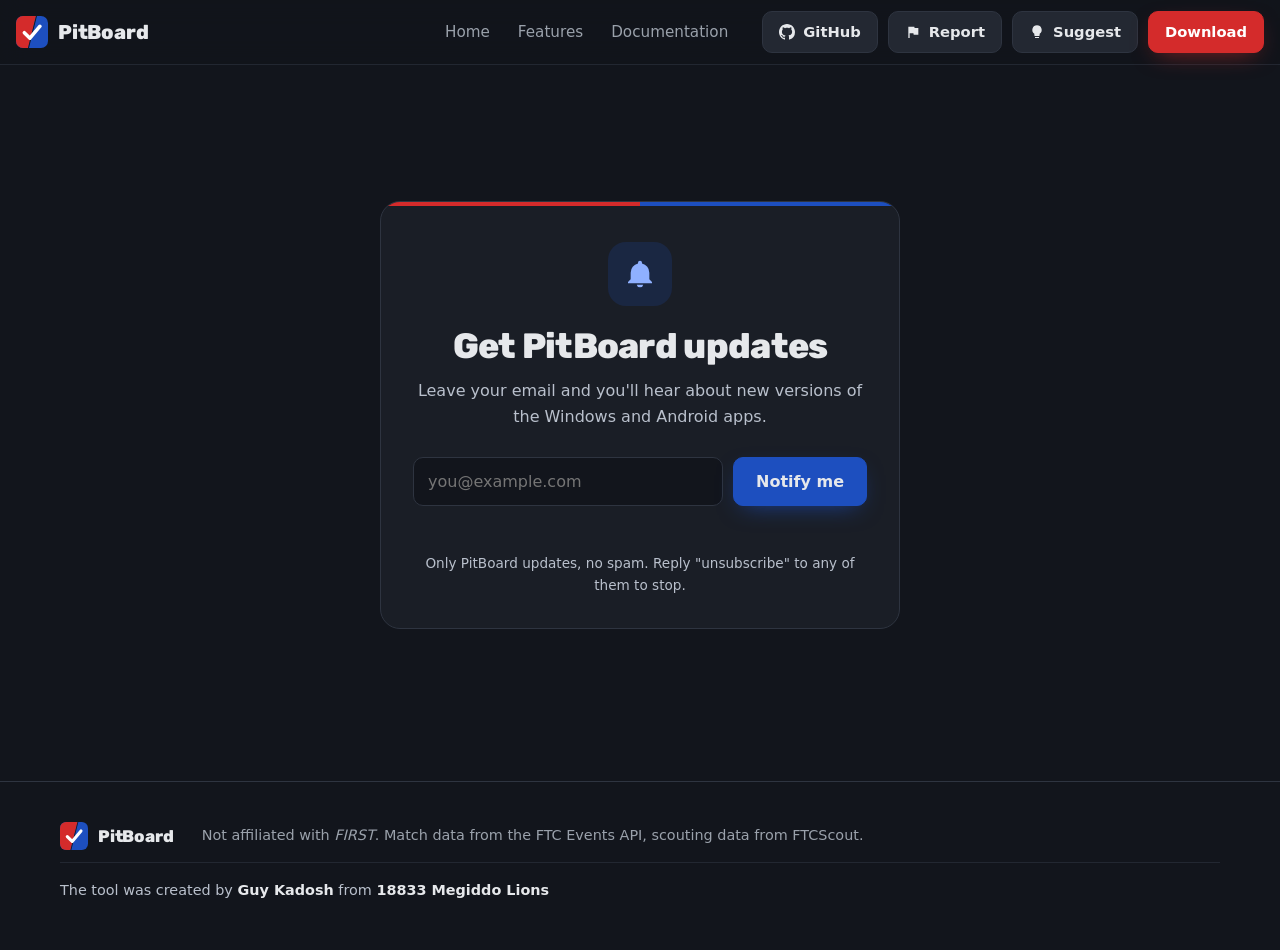
<file: notify/index.html>
<!doctype html>
<html lang="en">
<head>
  <meta charset="utf-8" />
  <meta name="viewport" content="width=device-width, initial-scale=1" />
  <title>PitBoard Updates</title>
  <meta name="description" content="Get an email when a new version of PitBoard is out." />
  <meta name="theme-color" content="#12151c" />
  <link rel="icon" href="../assets/logo-mark.svg" type="image/svg+xml" />
  <link rel="preload" href="../assets/fonts/rubik-latin.woff2" as="font" type="font/woff2" crossorigin />
  <link rel="stylesheet" href="../styles.css?v=11" />
  <script src="../report.js?v=3" defer></script>
  <style>
    .notify { display: grid; place-items: center; min-height: calc(100vh - 64px - 120px); padding: 56px 0 72px; }
    .notify-card {
      width: min(520px, 100%);
      padding: 40px 32px 32px;
      border-radius: 20px;
      background: var(--surface);
      border: 1px solid var(--line);
      text-align: center;
      position: relative;
      overflow: hidden;
    }
    .notify-card::before {
      content: ''; position: absolute; inset: 0 0 auto; height: 4px;
      background: linear-gradient(90deg, var(--red) 0 50%, var(--blue) 50% 100%);
    }
    .notify-icon {
      display: grid; place-items: center;
      width: 64px; height: 64px; margin: 0 auto 20px;
      border-radius: 18px;
      background: var(--blue-soft);
      color: #8fb0ff;
    }
    .notify-icon svg { width: 32px; height: 32px; fill: currentColor; }
    .notify-card h1 { font-size: clamp(1.7rem, 4vw, 2.2rem); }
    .notify-card > p { margin: 12px 0 0; color: var(--tagline); }
    .notify-form { display: flex; gap: 10px; margin-top: 28px; }
    .notify-form input {
      flex: 1; min-width: 0;
      padding: 13px 14px;
      border-radius: 10px;
      border: 1px solid var(--line);
      background: var(--bg);
      color: var(--text);
      font-family: inherit; font-size: 1rem;
    }
    .notify-form input:focus { outline: 2px solid var(--accent); outline-offset: 0; border-color: transparent; }
    .notify-form .btn { flex: none; }
    .notify-status { min-height: 1.5em; margin: 14px 0 0; font-size: 0.95rem; color: var(--muted); }
    .notify-status.ok { color: var(--green); }
    .notify-status.error { color: #ff8a93; }
    .notify-note { margin: 18px 0 0; font-size: 0.85rem; color: var(--muted); }
    @media (max-width: 480px) {
      .notify-card { padding: 32px 20px 24px; }
      .notify-form { flex-direction: column; }
    }
  </style>
</head>
<body>
  <a class="skip" href="#content">Skip to content</a>

  <header class="nav">
    <div class="wrap nav-inner">
      <a class="brand" href="../" aria-label="PitBoard home">
        <img src="../assets/logo-mark.svg" alt="" width="32" height="32" />
        <span>PitBoard</span>
      </a>
      <nav aria-label="Main">
        <ul class="nav-links">
          <li><a href="../">Home</a></li>
          <li><a href="../#features">Features</a></li>
          <li><a href="../docs/">Documentation</a></li>
        </ul>
      </nav>
      <a class="btn btn-small btn-github" href="https://github.com/guyka2212/pitboard" target="_blank" rel="noopener" aria-label="PitBoard on GitHub" title="PitBoard on GitHub">
        <svg class="btn-icon" viewBox="0 0 16 16" aria-hidden="true"><path d="M8 0C3.58 0 0 3.58 0 8c0 3.54 2.29 6.53 5.47 7.59.4.07.55-.17.55-.38 0-.19-.01-.82-.01-1.49-2.01.37-2.53-.49-2.69-.94-.09-.23-.48-.94-.82-1.13-.28-.15-.68-.52-.01-.53.63-.01 1.08.58 1.23.82.72 1.21 1.87.87 2.33.66.07-.52.28-.87.51-1.07-1.78-.2-3.64-.89-3.64-3.95 0-.87.31-1.59.82-2.15-.08-.2-.36-1.02.08-2.12 0 0 .67-.21 2.2.82.64-.18 1.32-.27 2-.27.68 0 1.36.09 2 .27 1.53-1.04 2.2-.82 2.2-.82.44 1.1.16 1.92.08 2.12.51.56.82 1.27.82 2.15 0 3.07-1.87 3.75-3.65 3.95.29.25.54.73.54 1.48 0 1.07-.01 1.93-.01 2.2 0 .21.15.46.55.38A8.013 8.013 0 0 0 16 8c0-4.42-3.58-8-8-8z"/></svg>
        <span>GitHub</span>
      </a>
      <a class="btn btn-small btn-report" data-mail="report" href="https://mail.google.com/mail/u/0/?fs=1&amp;to=megiddo.lions@gmail.com&amp;su=bug+report+on+pitboard&amp;tf=cm" target="_blank" rel="noopener" aria-label="Report a bug by email" title="Report a bug by email">
        <svg class="btn-icon" viewBox="0 0 24 24" aria-hidden="true"><path d="M5 21V4h9l.4 2H20v10h-7l-.4-2H7v7z"/></svg>
        <span>Report</span>
      </a>
      <a class="btn btn-small btn-suggest" data-mail="suggestion" href="https://mail.google.com/mail/u/0/?fs=1&amp;to=megiddo.lions@gmail.com&amp;su=suggestion+for+pitboard&amp;tf=cm" target="_blank" rel="noopener" aria-label="Suggest an idea by email" title="Suggest an idea by email">
        <svg class="btn-icon" viewBox="0 0 24 24" aria-hidden="true"><path d="M9 21h6v-1.5H9zm3-19a7 7 0 0 0-4 12.74V17a1 1 0 0 0 1 1h6a1 1 0 0 0 1-1v-2.26A7 7 0 0 0 12 2z"/></svg>
        <span>Suggest</span>
      </a>
      <a class="btn btn-small btn-red" href="../#download">Download</a>
    </div>
  </header>

  <main class="wrap notify" id="content">
    <section class="notify-card" aria-labelledby="notify-title">
      <div class="notify-icon" aria-hidden="true">
        <svg viewBox="0 0 24 24"><path d="M12 22a2.5 2.5 0 0 0 2.45-2h-4.9A2.5 2.5 0 0 0 12 22zm7-6V11a7 7 0 0 0-5.5-6.84V3.5a1.5 1.5 0 0 0-3 0v.66A7 7 0 0 0 5 11v5l-2 2v1h18v-1z"/></svg>
      </div>
      <h1 id="notify-title">Get PitBoard updates</h1>
      <p>Leave your email and you'll hear about new versions of the Windows and Android apps.</p>
      <form class="notify-form" novalidate>
        <label class="sr-only" for="notify-email">Email</label>
        <input id="notify-email" name="email" type="email" inputmode="email" autocomplete="email" maxlength="254" placeholder="you@example.com" required />
        <button type="submit" class="btn btn-blue">Notify me</button>
      </form>
      <p class="notify-status" role="status"></p>
      <p class="notify-note">Only PitBoard updates, no spam. Reply "unsubscribe" to any of them to stop.</p>
    </section>
  </main>

  <footer class="footer">
    <div class="wrap footer-inner">
      <div class="brand brand-footer">
        <img src="../assets/logo-mark.svg" alt="" width="28" height="28" />
        <span>PitBoard</span>
      </div>
      <p>Not affiliated with <i>FIRST</i>. Match data from the FTC Events API, scouting data from FTCScout.</p>
      <p class="credit">The tool was created by <strong>Guy Kadosh</strong> from <strong>18833 Megiddo Lions</strong></p>
    </div>
  </footer>

  <script>
    (function () {
      var URL = 'https://rpkaxccjkwimirncyynt.supabase.co/rest/v1/subscribers';
      var KEY = 'sb_publishable_eESVbxId7MKgmXqoQs8JKA_JHhBIDd-';
      var form = document.querySelector('.notify-form');
      var input = form.elements.email;
      var button = form.querySelector('button');
      var status = document.querySelector('.notify-status');

      function say(text, kind) {
        status.textContent = text;
        status.className = 'notify-status' + (kind ? ' ' + kind : '');
      }

      form.addEventListener('submit', function (e) {
        e.preventDefault();
        var email = input.value.trim().toLowerCase();
        if (!email || !input.checkValidity() || !/^[^@\s]+@[^@\s]+\.[^@\s]+$/.test(email)) {
          say('Enter a valid email address.', 'error');
          input.focus();
          return;
        }
        button.disabled = true;
        say('Saving…');
        fetch(URL, {
          method: 'POST',
          headers: { apikey: KEY, 'Content-Type': 'application/json', Prefer: 'return=minimal' },
          body: JSON.stringify({ email: email }),
        })
          .then(function (res) {
            if (res.ok) {
              say("You're on the list. We'll email you when there's an update.", 'ok');
              form.reset();
            } else if (res.status === 409) {
              say("You're already on the list.", 'ok');
              form.reset();
            } else {
              say('Something went wrong (' + res.status + '). Try again in a minute.', 'error');
            }
          })
          .catch(function () { say('No connection. Try again in a minute.', 'error'); })
          .then(function () { button.disabled = false; });
      });
    })();
  </script>
</body>
</html>
</file>
<file: styles.css>
@font-face {
  font-family: 'Rubik';
  src: url('assets/fonts/rubik-latin.woff2') format('woff2');
  font-weight: 300 900;
  font-display: swap;
}

:root {
  /* red, blue and background come from the PitBoard logo */
  --bg: #12151c;
  --bg-alt: #161a22;
  --surface: #1a1e26;
  --surface-2: #232832;
  --line: #2e3440;
  --text: #e6e8eb;
  --muted: #9aa1ab;
  --tagline: #b9c0cc;
  --red: #d42b2b;
  --red-strong: #a61f1f;
  --red-soft: rgba(212, 43, 43, 0.14);
  --blue: #1d4fbf;
  --blue-strong: #173f99;
  --blue-soft: rgba(29, 79, 191, 0.18);
  --green: #2e9e5b;
  --accent: #f57e25;
  --radius: 12px;
  --display: 'Rubik', 'Segoe UI', system-ui, sans-serif;
  color-scheme: dark;
}

* { box-sizing: border-box; }

html { scroll-behavior: smooth; scroll-padding-top: 72px; }

body {
  margin: 0;
  background: var(--bg);
  color: var(--text);
  font: 16px/1.6 'Segoe UI', system-ui, -apple-system, Roboto, Arial, sans-serif;
  -webkit-font-smoothing: antialiased;
  overflow-x: hidden;
}

img, svg { display: block; }
a { color: inherit; }
:focus-visible { outline: 2px solid var(--accent); outline-offset: 3px; border-radius: 4px; }

h1, h2, h3 { font-family: var(--display); margin: 0; line-height: 1.15; }
h1 { font-size: clamp(2.4rem, 5.2vw, 3.9rem); font-weight: 800; letter-spacing: -0.02em; }
h2 { font-size: clamp(1.8rem, 3.4vw, 2.6rem); font-weight: 800; letter-spacing: -0.015em; }
h3 { font-size: 1.15rem; font-weight: 700; }

code {
  font-family: Consolas, 'Cascadia Mono', ui-monospace, monospace;
  font-size: 0.88em;
  background: var(--surface-2);
  padding: 0.1em 0.4em;
  border-radius: 5px;
  overflow-wrap: anywhere;
}

.wrap { width: min(1160px, 100% - 32px); margin-inline: auto; }
.wrap-narrow { width: min(760px, 100% - 32px); }

.sr-only {
  position: absolute; width: 1px; height: 1px; padding: 0; margin: -1px;
  overflow: hidden; clip: rect(0 0 0 0); white-space: nowrap; border: 0;
}

.skip {
  position: absolute; left: 16px; top: -48px; z-index: 100;
  background: var(--accent); color: #000; padding: 8px 14px; border-radius: 6px; font-weight: 600;
}
.skip:focus { top: 12px; }

/* buttons */
.btn {
  display: inline-flex; align-items: center; justify-content: center; gap: 10px;
  padding: 14px 22px;
  border-radius: 10px;
  font-weight: 600; font-size: 1rem;
  text-decoration: none;
  background: var(--surface-2);
  border: 1px solid var(--line);
  transition: background-color 0.15s, transform 0.15s, box-shadow 0.15s;
}
.btn:hover { transform: translateY(-1px); }
.btn-small { padding: 8px 16px; font-size: 0.92rem; background: var(--surface-2); }
.btn-small:hover { background: var(--line); }
.btn-red { background: var(--red); border-color: var(--red); color: #fff; box-shadow: 0 8px 24px -10px rgba(212, 43, 43, 0.7); }
.btn-red:hover { background: var(--red-strong); }
.btn-blue { background: var(--blue); border-color: var(--blue); color: #fff; box-shadow: 0 8px 24px -10px rgba(29, 79, 191, 0.8); }
.btn-blue:hover { background: var(--blue-strong); }
.btn-block { width: 100%; }
.btn-icon { width: 20px; height: 20px; fill: currentColor; flex: none; }

/* nav */
.nav {
  position: sticky; top: 0; z-index: 50;
  background: rgba(18, 21, 28, 0.82);
  backdrop-filter: blur(12px);
  -webkit-backdrop-filter: blur(12px);
  border-bottom: 1px solid rgba(46, 52, 64, 0.6);
}
.nav-inner { display: flex; align-items: center; gap: 10px; height: 64px; }
.brand {
  display: flex; align-items: center; gap: 10px;
  text-decoration: none;
  font-family: var(--display); font-weight: 800; font-size: 1.25rem; letter-spacing: -0.01em;
}
.nav nav { margin-left: auto; margin-right: 12px; }
.btn-docs { gap: 8px; }
.btn-docs .btn-icon { width: 17px; height: 17px; }
.btn-docs-wide { margin-top: 24px; background: var(--surface); }
.btn-docs-wide:hover { background: var(--surface-2); }
.hero-note a { color: var(--tagline); text-underline-offset: 3px; }
.hero-note a:hover { color: var(--text); }
.nav-links { display: flex; gap: 4px; list-style: none; margin: 0; padding: 0; }
.nav-links a {
  display: block; padding: 8px 12px; border-radius: 8px;
  color: var(--muted); text-decoration: none; font-size: 0.95rem;
}
.nav-links a:hover { color: var(--text); background: var(--surface); }

/* hero */
.hero {
  position: relative;
  padding: 72px 0 96px;
  overflow: hidden;
}
.hero::before {
  content: '';
  position: absolute; inset: -20% -10% auto;
  height: 120%;
  background:
    radial-gradient(40% 50% at 18% 30%, rgba(212, 43, 43, 0.18), transparent 70%),
    radial-gradient(40% 50% at 85% 40%, rgba(29, 79, 191, 0.22), transparent 70%);
  pointer-events: none;
}
.hero-inner {
  position: relative;
  display: grid;
  grid-template-columns: minmax(0, 1fr) minmax(0, 1.15fr);
  gap: 56px;
  align-items: center;
}
.eyebrow {
  margin: 0 0 14px;
  font-family: var(--display);
  font-weight: 600; font-size: 0.85rem;
  letter-spacing: 0.12em; text-transform: uppercase;
  color: var(--accent);
}
.lede { margin: 22px 0 32px; font-size: 1.15rem; color: var(--tagline); max-width: 34em; }
.hero-actions { display: flex; flex-wrap: wrap; gap: 12px; }
.hero-note { margin: 18px 0 0; color: var(--muted); font-size: 0.9rem; }

.hero-visual { position: relative; margin: 0; padding: 0 0 40px 0; }

.laptop { width: 100%; }
.laptop-screen {
  background: #0b0d12;
  border: 10px solid #2a2f3a;
  border-bottom-width: 14px;
  border-radius: 14px 14px 4px 4px;
  box-shadow: 0 40px 80px -30px rgba(0, 0, 0, 0.9);
  overflow: hidden;
  /* the mockup scales with its width, like a screenshot */
  container-type: inline-size;
}
.laptop-base {
  height: 14px; margin: 0 -6%;
  background: linear-gradient(#3a404c, #20242c);
  border-radius: 0 0 18px 18px;
}

.mock { background: var(--bg); font-size: 1.833cqw; line-height: 1.3; padding: 1.667cqw; aspect-ratio: 16 / 10; display: flex; flex-direction: column; gap: 1.333cqw; }
.mock-top { display: flex; align-items: center; gap: 1.333cqw; padding: 0.333cqw 0.667cqw 1.333cqw; border-bottom: 0.167cqw solid var(--line); }
.mock-top img { width: 3cqw; height: 3cqw; }
.mock-top b { font-family: var(--display); font-size: 2.333cqw; }
.mock-event { color: var(--muted); margin-left: auto; }
.mock-live { color: var(--green); }
.mock-grid {
  flex: 1; min-height: 0;
  display: grid;
  grid-template-columns: 1.15fr 1.15fr 0.9fr;
  grid-template-rows: 1fr 1.3fr;
  gap: 1.333cqw;
}
.mp {
  background: var(--surface);
  border: 1px solid var(--line);
  border-radius: 1.167cqw;
  padding: 1.333cqw;
  min-width: 0; overflow: hidden;
}
.mp small { display: flex; align-items: center; gap: 1cqw; color: var(--muted); font-weight: 600; font-size: 1.667cqw; margin-bottom: 1cqw; white-space: nowrap; }
.mp ul, .mp ol { list-style: none; margin: 0; padding: 0; display: grid; gap: 0.667cqw; }
.mp-alliance { background: var(--red); border-color: var(--red); display: flex; flex-direction: column; justify-content: center; }
.mp-alliance small { color: rgba(255, 255, 255, 0.85); }
.mp-alliance strong { font-family: var(--display); font-size: 4.333cqw; font-weight: 800; letter-spacing: -0.02em; }
.mp-alliance em { font-style: normal; opacity: 0.85; }
.mp-partner { grid-column: 2 / 4; }
.pill { background: var(--accent); color: #1a1000; padding: 0.167cqw 1cqw; border-radius: 166.5cqw; font-size: 1.5cqw; font-weight: 700; }
.muted { color: var(--muted); font-weight: 500; }
.mock-teams { display: flex; align-items: center; gap: 1cqw; flex-wrap: wrap; margin-top: 1.667cqw; }
.t { font-family: var(--display); font-weight: 700; font-size: 2.833cqw; padding: 0.667cqw 1.5cqw; border-radius: 1cqw; }
.t-red { background: var(--red-soft); color: #ff9c9c; box-shadow: inset 0 0 0 1px rgba(212, 43, 43, 0.5); }
.t-blue { background: var(--blue-soft); color: #9db8ff; box-shadow: inset 0 0 0 1px rgba(29, 79, 191, 0.7); }
.vs { color: var(--muted); font-size: 1.667cqw; margin: 0 0.333cqw; }
.mp-check li { display: flex; align-items: flex-start; gap: 1cqw; line-height: 1.15; }
.mp-check ul { gap: 0.4cqw; }
.mp-check li span { min-width: 0; }
.mp-check li::before { content: ''; width: 1.5cqw; height: 1.5cqw; margin-top: 0.167cqw; border: 1.5px solid var(--muted); border-radius: 0.5cqw; flex: none; }
.mp-check li.done { color: var(--muted); text-decoration: line-through; }
.mp-check li.done::before { background: var(--green); border-color: var(--green); }
.mp-emerg li { display: flex; align-items: center; justify-content: space-between; gap: 1cqw; background: var(--surface-2); padding: 0.667cqw 1cqw; border-radius: 0.833cqw; }
.mock-alert { background: var(--red); color: #fff; font-weight: 700; font-size: 1.5cqw; padding: 0.333cqw 1.333cqw; border-radius: 0.667cqw; }
.mock-alert.ringing { animation: ring-btn 1.6s ease-in-out infinite; }
.mock-ok { color: var(--green); font-weight: 600; font-size: 1.5cqw; }
.mp-matches li { display: grid; grid-template-columns: 1fr auto auto; align-items: center; gap: 1cqw; padding: 0.5cqw 1cqw; border-radius: 0.833cqw; }
.mp-matches li.next { background: rgba(245, 126, 37, 0.15); box-shadow: inset 0 0 0 1px rgba(245, 126, 37, 0.5); }
.mp-matches li.next b { color: var(--accent); }
.dot { width: 1.333cqw; height: 1.333cqw; border-radius: 50%; }
.dot-red { background: var(--red); }
.dot-blue { background: var(--blue); }
.win { color: var(--green); }
.loss { color: #ff8a93; }

.phone {
  position: absolute;
  right: -8px; bottom: 0;
  width: 27%;
  min-width: 120px;
  aspect-ratio: 9 / 19;
  background: #0b0d12;
  border: 6px solid #2a2f3a;
  border-radius: 26px;
  box-shadow: 0 30px 60px -20px rgba(0, 0, 0, 0.9), 0 0 0 1px rgba(255, 255, 255, 0.04);
  overflow: hidden;
  transform: rotate(4deg);
}
.phone-screen { position: relative; height: 100%; background: var(--red); }
.phone-flash { position: absolute; inset: 0; background: #ff4a4a; animation: flash 1.2s steps(1) infinite; }
.phone-content {
  position: relative;
  height: 100%;
  display: flex; flex-direction: column; align-items: center; justify-content: center;
  gap: 12%;
  padding: 14% 10%;
  text-align: center;
}
.phone-bell { width: 38%; aspect-ratio: 1; display: grid; place-items: center; background: rgba(255, 255, 255, 0.18); border-radius: 50%; animation: shake 0.6s ease-in-out infinite; }
.phone-bell svg { width: 58%; fill: #fff; }
.phone-msg { margin: 0; font-weight: 800; font-size: clamp(14px, 1.9vw, 22px); line-height: 1.2; color: #fff; }
.phone-btn { background: #fff; color: var(--red); font-weight: 800; font-size: clamp(10px, 1.1vw, 13px); padding: 10% 12%; border-radius: 999px; white-space: nowrap; }

@keyframes flash { 50% { opacity: 0; } }
@keyframes shake { 0%, 100% { transform: rotate(0); } 25% { transform: rotate(-12deg); } 75% { transform: rotate(12deg); } }
@keyframes ring-btn { 0%, 100% { box-shadow: 0 0 0 0 rgba(212, 43, 43, 0.7); } 50% { box-shadow: 0 0 0 5px rgba(212, 43, 43, 0); } }

/* sections */
.section { padding: 96px 0; }
.section-alt { background: var(--bg-alt); border-block: 1px solid rgba(46, 52, 64, 0.5); }
.section-lede { margin: 14px 0 0; color: var(--tagline); font-size: 1.1rem; max-width: 40em; }

.features {
  display: grid;
  grid-template-columns: repeat(3, minmax(0, 1fr));
  gap: 16px;
  margin-top: 48px;
}
.feature {
  background: var(--surface);
  border: 1px solid var(--line);
  border-radius: var(--radius);
  padding: 26px;
  transition: border-color 0.2s, transform 0.2s;
}
.feature:hover { border-color: #3d4554; transform: translateY(-2px); }
.feature h3 { margin: 18px 0 8px; }
.feature p { margin: 0; color: var(--muted); }
.feature-icon { width: 44px; height: 44px; border-radius: 11px; display: grid; place-items: center; }
.feature-icon svg { width: 22px; height: 22px; fill: currentColor; }
.fi-red { background: var(--red-soft); color: #ff7b7b; }
.fi-blue { background: var(--blue-soft); color: #8fb0ff; }

.callout {
  display: flex; gap: 16px; align-items: flex-start;
  margin-top: 16px;
  padding: 20px 24px;
  border-radius: var(--radius);
  background: rgba(245, 126, 37, 0.08);
  border: 1px solid rgba(245, 126, 37, 0.35);
}
.callout svg { width: 24px; height: 24px; flex: none; fill: var(--accent); margin-top: 1px; }
.callout p { margin: 0; color: var(--tagline); }
.callout strong { color: var(--text); }

.steps {
  list-style: none; padding: 0; margin: 48px 0 0;
  display: grid; grid-template-columns: repeat(3, minmax(0, 1fr)); gap: 16px;
  counter-reset: none;
}
.step {
  position: relative;
  padding: 26px;
  border-radius: var(--radius);
  background: var(--surface);
  border: 1px solid var(--line);
}
.step h3 { margin: 18px 0 8px; }
.step p { margin: 0; color: var(--muted); }
.step-num {
  display: grid; place-items: center;
  width: 40px; height: 40px; border-radius: 50%;
  font-family: var(--display); font-weight: 800; font-size: 1.1rem;
  background: linear-gradient(135deg, var(--red) 0 50%, var(--blue) 50% 100%);
  color: #fff;
}

.network { display: grid; grid-template-columns: repeat(2, minmax(0, 1fr)); gap: 16px; margin-top: 16px; }
.net-card { padding: 22px 26px; border-radius: var(--radius); border: 1px dashed var(--line); }
.net-card h3 { font-size: 1.02rem; margin-bottom: 6px; }
.net-card p { margin: 0; color: var(--muted); }

/* downloads */
.downloads { display: grid; grid-template-columns: repeat(2, minmax(0, 1fr)); gap: 20px; margin-top: 48px; }
.dl {
  display: flex; flex-direction: column;
  padding: 28px;
  border-radius: 16px;
  background: var(--surface);
  border: 1px solid var(--line);
  min-width: 0;
}
.dl.is-yours { border-color: #4a5366; box-shadow: 0 0 0 1px #4a5366, 0 20px 50px -30px rgba(0, 0, 0, 0.9); }
.dl-head { display: flex; align-items: center; gap: 16px; }
.dl-head img { border-radius: 13px; }
.dl-meta { margin: 4px 0 0; color: var(--muted); font-size: 0.92rem; }
.dl-yours { display: block; margin-top: 2px; font-family: inherit; font-size: 0.72rem; font-weight: 600; color: var(--accent); vertical-align: middle; }
.dl-list { margin: 22px 0 24px; padding: 0; list-style: none; display: grid; gap: 8px; flex: 1; }
.dl-list li { display: flex; gap: 10px; color: var(--tagline); }
.dl-list li::before {
  content: ''; flex: none; width: 18px; height: 18px; margin-top: 3px;
  background: var(--green);
  -webkit-mask: url("data:image/svg+xml,%3Csvg xmlns='http://www.w3.org/2000/svg' viewBox='0 0 24 24'%3E%3Cpath d='M9 16.2 4.8 12l-1.4 1.4L9 19 21 7l-1.4-1.4z'/%3E%3C/svg%3E") center / contain no-repeat;
          mask: url("data:image/svg+xml,%3Csvg xmlns='http://www.w3.org/2000/svg' viewBox='0 0 24 24'%3E%3Cpath d='M9 16.2 4.8 12l-1.4 1.4L9 19 21 7l-1.4-1.4z'/%3E%3C/svg%3E") center / contain no-repeat;
}
.dl-help { margin-top: 16px; color: var(--muted); font-size: 0.93rem; }
.dl-help summary { cursor: pointer; color: var(--tagline); }
.dl-help p { margin: 8px 0 0; }
.checksum { margin: 16px 0 0; font-size: 0.75rem; color: var(--muted); overflow-wrap: anywhere; }
.checksum code { font-size: 0.95em; background: none; padding: 0; }

/* setup */
.setup { display: grid; grid-template-columns: repeat(2, minmax(0, 1fr)); gap: 20px; margin-top: 40px; }
.setup-col { padding: 28px; border-radius: 16px; background: var(--surface); border: 1px solid var(--line); }
.setup-col h3 { display: flex; align-items: center; gap: 10px; }
.setup-col h3 img { border-radius: 7px; }
.setup-col ol { margin: 20px 0 0; padding: 0; list-style: none; counter-reset: s; display: grid; gap: 14px; }
.setup-col li { counter-increment: s; position: relative; padding-left: 38px; color: var(--tagline); }
.setup-col li::before {
  content: counter(s);
  position: absolute; left: 0; top: 0;
  display: grid; place-items: center;
  width: 26px; height: 26px; border-radius: 50%;
  background: var(--surface-2); color: var(--text);
  font-family: var(--display); font-weight: 700; font-size: 0.85rem;
}
.setup-col b { color: var(--text); font-weight: 600; }
.setup-note { margin: 20px 0 0; color: var(--muted); font-size: 0.93rem; }

/* faq */
.faq { margin-top: 32px; display: grid; gap: 10px; }
.faq details { border: 1px solid var(--line); border-radius: var(--radius); background: var(--surface); }
.faq summary {
  cursor: pointer; list-style: none;
  padding: 18px 22px;
  font-weight: 600;
  display: flex; justify-content: space-between; align-items: center; gap: 16px;
}
.faq summary::-webkit-details-marker { display: none; }
.faq summary::after { content: '+'; font-size: 1.4rem; line-height: 1; color: var(--muted); transition: transform 0.2s; }
.faq details[open] summary::after { transform: rotate(45deg); }
.faq p { margin: 0; padding: 0 22px 20px; color: var(--muted); }

/* footer */
.footer { padding: 40px 0 48px; border-top: 1px solid var(--line); color: var(--muted); font-size: 0.9rem; }
.footer-inner { display: flex; flex-wrap: wrap; align-items: center; gap: 12px 28px; }
.footer p { margin: 0; }
.footer a { color: var(--tagline); }
.brand-footer { color: var(--text); font-size: 1.05rem; }
.credit { flex-basis: 100%; padding-top: 16px; border-top: 1px solid rgba(46, 52, 64, 0.6); color: var(--tagline); }
.credit strong { color: var(--text); font-weight: 600; }

/* responsive */
@media (max-width: 960px) {
  .hero { padding-top: 48px; }
  .hero-inner { grid-template-columns: 1fr; gap: 48px; }
  .hero-visual { max-width: 640px; }
  .features { grid-template-columns: repeat(2, minmax(0, 1fr)); }
  .steps { grid-template-columns: 1fr; }
}

@media (max-width: 720px) {
  .section { padding: 72px 0; }
  .features, .network, .downloads, .setup { grid-template-columns: 1fr; }
  .hero-actions .btn { flex: 1 1 100%; }
  .hero-visual { padding-bottom: 28px; }
  .phone { min-width: 96px; border-width: 4px; border-radius: 18px; right: -4px; }
  .phone-msg { font-size: 12px; }
  .phone-btn { font-size: 8px; }
  .dl, .setup-col { padding: 22px; }
}

@media (prefers-reduced-motion: reduce) {
  html { scroll-behavior: auto; }
  .phone-flash, .phone-bell, .mock-alert.ringing { animation: none; }
  .phone-flash { opacity: 0; }
  .btn, .feature { transition: none; }
}


/* Header buttons. As the screen narrows they give up space in this order:
   mail/updates labels, the text links, the GitHub label, the wordmark, the Docs label, the Docs button. */
.nav .wrap { width: min(1320px, 100% - 32px); }
.btn-github, .btn-report, .btn-updates, .btn-suggest { gap: 8px; }
.btn-github .btn-icon, .btn-report .btn-icon, .btn-updates .btn-icon, .btn-suggest .btn-icon { width: 16px; height: 16px; }
button.btn { cursor: pointer; font-family: inherit; color: var(--text); }

@media (max-width: 1240px) {
  .btn-report span, .btn-updates span, .btn-suggest span { display: none; }
  .btn-report, .btn-updates, .btn-suggest { padding-inline: 10px; }
}
@media (max-width: 1040px) {
  .nav-links { display: none; }
  .nav nav + .btn { margin-left: auto; }
}
@media (max-width: 720px) {
  .btn-github span { display: none; }
  .btn-github { padding-inline: 10px; }
  .btn-docs span { display: none; }
  .btn-docs::after { content: 'Docs'; }
}
@media (max-width: 560px) {
  .nav .brand span { display: none; }
}
@media (max-width: 420px) {
  .nav-inner { gap: 6px; }
  .nav .btn-small { padding: 8px 10px; }
  .btn-docs::after { content: none; }
  .nav .btn-docs, .nav .btn-github, .nav .btn-report, .nav .btn-updates, .nav .btn-suggest { padding-inline: 8px; }
}
@media (max-width: 360px) {
  /* the hero links to the docs too */
  .nav .btn-docs { display: none; }
  .nav .btn-docs + .btn { margin-left: auto; }
}
</file>
<file: docs/docs.css>
:root {
  /* annotations must stand out from the app's own red, blue and orange */
  --annot: #ffcf33;
  --annot-ink: #17130a;
  --pin: 26px;
  --note: #3d7bf2;
  --tip: #2e9e5b;
  --warn: #f57e25;
}

/* layout */
.docs {
  display: grid;
  grid-template-columns: 250px minmax(0, 1fr);
  gap: 56px;
  width: min(1240px, 100% - 32px);
  margin-inline: auto;
  padding: 40px 0 96px;
}

.docs-side {
  position: sticky;
  top: 88px;
  align-self: start;
  max-height: calc(100vh - 104px);
  overflow-y: auto;
  padding-right: 8px;
}
.side-title {
  margin: 0 0 6px;
  font-family: var(--display);
  font-size: 0.75rem; font-weight: 700;
  letter-spacing: 0.12em; text-transform: uppercase;
  color: var(--muted);
}
.side-group + .side-group { margin-top: 22px; }
.side-group ul { list-style: none; margin: 0; padding: 0; border-left: 1px solid var(--line); }
.side-group a {
  display: block;
  margin-left: -1px;
  padding: 6px 12px;
  border-left: 2px solid transparent;
  color: var(--muted);
  text-decoration: none;
  font-size: 0.94rem;
}
.side-group a:hover { color: var(--text); }
.side-group a[aria-current='true'] { color: var(--text); border-left-color: var(--accent); background: linear-gradient(90deg, rgba(245, 126, 37, 0.1), transparent); }

.docs-main { min-width: 0; max-width: 860px; }

.crumbs { display: flex; flex-wrap: wrap; gap: 6px; margin: 0 0 18px; padding: 0; list-style: none; font-size: 0.9rem; color: var(--muted); }
.crumbs li + li::before { content: '/'; margin-right: 6px; color: var(--line); }
.crumbs a { color: var(--muted); text-decoration: none; }
.crumbs a:hover { color: var(--text); }

/* mobile contents bar */
.docs-bar { display: none; }

/* typography */
.docs-main h1 { font-size: clamp(2rem, 4vw, 2.8rem); }
.docs-intro { margin: 14px 0 0; font-size: 1.12rem; color: var(--tagline); }
.doc-section { padding-top: 56px; }
.doc-section + .doc-section { margin-top: 8px; border-top: 1px solid var(--line); }
.doc-section > h2 { font-size: clamp(1.5rem, 2.6vw, 1.9rem); }
.doc-section h3 { margin: 32px 0 0; font-size: 1.2rem; }
.doc-section h2, .doc-section h3 { position: relative; }
.anchor { margin-left: 10px; color: var(--line); text-decoration: none; font-weight: 400; opacity: 0; transition: opacity 0.15s; }
h2:hover .anchor, h3:hover .anchor, .anchor:focus { opacity: 1; }
.anchor:hover { color: var(--accent); }
.docs-main p, .docs-main li { color: var(--tagline); }
.docs-main p { margin: 14px 0 0; }
.docs-main b, .docs-main strong { color: var(--text); font-weight: 600; }
.docs-main a:not(.btn):not(.anchor) { color: #8fb0ff; text-underline-offset: 3px; }
.docs-main ul, .docs-main ol:not(.legend):not(.crumbs):not(.doc-steps) { margin: 14px 0 0; padding-left: 22px; display: grid; gap: 6px; }

.ui {
  padding: 1px 7px;
  border-radius: 5px;
  background: var(--surface-2);
  border: 1px solid var(--line);
  color: var(--text);
  font-weight: 600;
  font-size: 0.92em;
  white-space: nowrap;
}
kbd {
  padding: 1px 7px;
  border-radius: 5px;
  border: 1px solid var(--line);
  border-bottom-width: 3px;
  background: var(--surface);
  color: var(--text);
  font: 600 0.85em Consolas, ui-monospace, monospace;
}

/* numbered steps */
.doc-steps { list-style: none; counter-reset: step; margin: 20px 0 0; padding: 0; display: grid; gap: 18px; }
.doc-steps > li { counter-increment: step; position: relative; padding-left: 46px; }
.doc-steps > li::before {
  content: counter(step);
  position: absolute; left: 0; top: -2px;
  display: grid; place-items: center;
  width: 30px; height: 30px; border-radius: 50%;
  background: linear-gradient(135deg, var(--red) 0 50%, var(--blue) 50% 100%);
  color: #fff;
  font-family: var(--display); font-weight: 800; font-size: 0.95rem;
}
.doc-steps > li > p:first-child { margin-top: 0; }

/* tables */
.table-wrap { margin-top: 18px; overflow-x: auto; border: 1px solid var(--line); border-radius: var(--radius); }
.docs-main table { width: 100%; border-collapse: collapse; font-size: 0.95rem; }
.docs-main th, .docs-main td { padding: 12px 16px; text-align: left; vertical-align: top; border-bottom: 1px solid var(--line); }
.docs-main th { background: var(--surface); color: var(--text); font-weight: 600; white-space: nowrap; }
.docs-main td { color: var(--tagline); }
.docs-main tr:last-child td { border-bottom: 0; }
.docs-main td:first-child { color: var(--text); font-weight: 600; white-space: nowrap; }

/* admonitions */
.admonition {
  margin-top: 22px;
  border-radius: var(--radius);
  border: 1px solid color-mix(in srgb, var(--c) 45%, transparent);
  background: color-mix(in srgb, var(--c) 9%, var(--bg));
  overflow: hidden;
}
.admonition.note { --c: var(--note); }
.admonition.tip { --c: var(--tip); }
.admonition.warning { --c: var(--warn); }
.admonition-title {
  display: flex; align-items: center; gap: 8px;
  margin: 0 !important;
  padding: 9px 16px;
  background: color-mix(in srgb, var(--c) 22%, transparent);
  color: var(--text) !important;
  font-family: var(--display); font-weight: 700; font-size: 0.95rem;
}
.admonition-title svg { width: 18px; height: 18px; fill: var(--c); }
.admonition > :not(.admonition-title) { margin: 0; padding: 12px 16px 14px; }
.admonition > ul { padding-left: 36px !important; }

/* annotated screenshots */
.shot { margin: 26px 0 0; }
.shot-frame {
  position: relative;
  border-radius: 10px;
  box-shadow: 0 0 0 1px var(--line), 0 24px 50px -28px rgba(0, 0, 0, 0.9);
}
.shot-frame img { width: 100%; height: auto; border-radius: 10px; cursor: zoom-in; }
.shot-narrow { max-width: 560px; }
.shot-small { max-width: 680px; }
.shot figcaption { margin-top: 12px; font-size: 0.9rem; color: var(--muted); text-align: center; }

.hl {
  position: absolute;
  left: var(--x); top: var(--y); width: var(--w); height: var(--h);
  border: 3px solid var(--annot);
  border-radius: 9px;
  box-shadow: 0 0 0 2px rgba(0, 0, 0, 0.55), inset 0 0 0 2px rgba(0, 0, 0, 0.35);
  pointer-events: none;
}

.pin {
  position: absolute;
  left: var(--x); top: var(--y);
  width: var(--pin); height: var(--pin);
  transform: translate(-50%, -50%);
  display: grid; place-items: center;
  border-radius: 50%;
  background: var(--annot);
  color: var(--annot-ink);
  font: 800 0.8rem/1 var(--display);
  box-shadow: 0 0 0 3px #12151c, 0 6px 14px rgba(0, 0, 0, 0.6);
  pointer-events: none;
}

.arrow { position: absolute; pointer-events: none; --len: 56px; }
.arrow::before { content: ''; position: absolute; background: var(--annot); border-radius: 2px; box-shadow: 0 0 0 1.5px rgba(0, 0, 0, 0.45); }
.arrow::after { content: ''; position: absolute; border: 8px solid transparent; filter: drop-shadow(0 0 1px rgba(0, 0, 0, 0.8)); }
.arrow b {
  position: absolute;
  width: max-content;
  max-width: var(--lw, 15em);
  padding: 5px 10px;
  border-radius: 7px;
  background: var(--annot);
  color: var(--annot-ink);
  font: 600 0.82rem/1.3 'Segoe UI', system-ui, sans-serif;
  box-shadow: 0 0 0 2px rgba(0, 0, 0, 0.45), 0 8px 18px rgba(0, 0, 0, 0.5);
}
.arrow em {
  display: inline-block;
  width: 18px; height: 18px; margin-right: 6px; vertical-align: -3px;
  border-radius: 50%;
  background: var(--annot-ink); color: var(--annot);
  font: 800 0.7rem/18px var(--display);
  font-style: normal;
  text-align: center;
  font-variant-numeric: tabular-nums;
}

/* label to the right, arrow pointing left at (x, y) */
.arrow.to-r { left: var(--x); top: var(--y); width: var(--len); height: 0; }
.arrow.to-r::before { left: 10px; right: 0; top: -1.5px; height: 3px; }
.arrow.to-r::after { left: -4px; top: -8px; border-right: 13px solid var(--annot); border-left-width: 0; }
.arrow.to-r b { left: 100%; top: 0; transform: translateY(-50%); }

.arrow.to-l { left: calc(var(--x) - var(--len)); top: var(--y); width: var(--len); height: 0; }
.arrow.to-l::before { left: 0; right: 10px; top: -1.5px; height: 3px; }
.arrow.to-l::after { right: -4px; top: -8px; border-left: 13px solid var(--annot); border-right-width: 0; }
.arrow.to-l b { right: 100%; top: 0; transform: translateY(-50%); }

.arrow.to-b { left: var(--x); top: var(--y); width: 0; height: var(--len); }
.arrow.to-b::before { top: 10px; bottom: 0; left: -1.5px; width: 3px; }
.arrow.to-b::after { top: -4px; left: -8px; border-bottom: 13px solid var(--annot); border-top-width: 0; }
.arrow.to-b b { top: 100%; left: 0; transform: translateX(-50%); }

.arrow.to-t { left: var(--x); top: calc(var(--y) - var(--len)); width: 0; height: var(--len); }
.arrow.to-t::before { top: 0; bottom: 10px; left: -1.5px; width: 3px; }
.arrow.to-t::after { bottom: -4px; left: -8px; border-top: 13px solid var(--annot); border-bottom-width: 0; }
.arrow.to-t b { bottom: 100%; left: 0; transform: translateX(-50%); }

.legend { list-style: none; counter-reset: pin; margin: 18px 0 0; padding: 0; display: grid; gap: 10px; }
.legend li { counter-increment: pin; position: relative; padding-left: 38px; }
.legend li::before {
  content: counter(pin);
  position: absolute; left: 0; top: 1px;
  display: grid; place-items: center;
  width: 26px; height: 26px; border-radius: 50%;
  background: var(--annot); color: var(--annot-ink);
  font: 800 0.8rem/1 var(--display);
}
.legend-cols { grid-template-columns: repeat(2, minmax(0, 1fr)); column-gap: 28px; }

/* image viewer */
.viewer {
  width: 100vw; height: 100vh; max-width: none; max-height: none;
  margin: 0; padding: 24px; border: 0;
  background: rgba(8, 10, 14, 0.94);
  display: none; place-items: center;
}
.viewer[open] { display: grid; }
.viewer::backdrop { background: transparent; }
.viewer img { max-width: 100%; max-height: calc(100vh - 48px); border-radius: 8px; box-shadow: 0 30px 80px rgba(0, 0, 0, 0.8); cursor: zoom-out; }
.viewer-close {
  position: fixed; top: 16px; right: 16px;
  width: 44px; height: 44px; border-radius: 50%;
  border: 1px solid var(--line); background: var(--surface); color: var(--text);
  font-size: 1.4rem; cursor: pointer;
}

.back-top { display: inline-block; margin-top: 48px; color: var(--muted) !important; font-size: 0.9rem; }

/* responsive */
@media (max-width: 960px) {
  .docs { grid-template-columns: 1fr; gap: 0; padding-top: 0; }
  .docs-bar {
    position: sticky; top: 64px; z-index: 40;
    display: flex; align-items: center; gap: 10px;
    margin: 0 -16px 8px; padding: 10px 16px;
    background: rgba(18, 21, 28, 0.92);
    backdrop-filter: blur(10px);
    -webkit-backdrop-filter: blur(10px);
    border-bottom: 1px solid var(--line);
  }
  .docs-bar button {
    display: inline-flex; align-items: center; gap: 8px;
    padding: 7px 12px; border-radius: 8px;
    border: 1px solid var(--line); background: var(--surface); color: var(--text);
    font-family: inherit; font-size: 0.9rem; font-weight: 600; cursor: pointer;
  }
  .docs-bar button svg { width: 18px; height: 18px; fill: currentColor; }
  .docs-bar span { color: var(--muted); font-size: 0.9rem; overflow: hidden; text-overflow: ellipsis; white-space: nowrap; }
  .docs-side {
    position: fixed; inset: 0 auto 0 0; z-index: 60;
    width: min(300px, 85vw); max-height: none;
    padding: 24px 20px;
    background: var(--bg-alt);
    border-right: 1px solid var(--line);
    transform: translateX(-102%);
    transition: transform 0.2s ease;
  }
  .docs-side.open { transform: none; box-shadow: 0 0 0 100vmax rgba(0, 0, 0, 0.55); }
  .crumbs { margin-top: 24px; }
}

@media (max-width: 640px) {
  :root { --pin: 20px; }
  .doc-section { padding-top: 44px; }
  .arrow { --len: 22px !important; }
  .arrow b { padding: 2px; border-radius: 50%; }
  .arrow b span { display: none; }
  .arrow em { margin: 0; }
  .arrow::after { border-width: 6px; }
  .arrow.to-r::after { border-right-width: 10px; top: -6px; }
  .arrow.to-l::after { border-left-width: 10px; top: -6px; }
  .arrow.to-b::after { border-bottom-width: 10px; left: -6px; }
  .arrow.to-t::after { border-top-width: 10px; left: -6px; }
  .hl { border-width: 2px; border-radius: 6px; }
  .legend-cols { grid-template-columns: 1fr; }
  .docs-main th, .docs-main td { padding: 10px 12px; }
}

@media (prefers-reduced-motion: reduce) {
  .docs-side { transition: none; }
}

/* address bar with labelled parts */
.url-anatomy { margin: 18px 0 0; }
.url-bar {
  display: flex; align-items: center; gap: 10px;
  padding: 12px 16px 40px;
  border-radius: 12px;
  border: 1px solid var(--line);
  background: #0b0d12;
  color: var(--muted);
  font: clamp(0.7rem, 2.4vw, 0.95rem)/1.4 Consolas, 'Cascadia Mono', ui-monospace, monospace;
  flex-wrap: wrap;
  justify-content: center;
  row-gap: 8px;
}
.url-bar .url-host, .url-bar .url-path { white-space: nowrap; }
.url-bar .url-host { margin-right: -10px; }
.url-bar svg { width: 16px; height: 16px; flex: none; fill: var(--muted); }
.url-bar .seg {
  position: relative;
  display: inline-flex; align-items: center; gap: 5px;
  padding: 2px 6px;
  border-radius: 5px;
  background: var(--annot);
  color: var(--annot-ink);
  font-weight: 700;
}
.url-bar .seg em {
  display: inline-block;
  width: 16px; height: 16px;
  border-radius: 50%;
  background: var(--annot-ink); color: var(--annot);
  font: 800 0.65rem/16px var(--display);
  font-style: normal;
  text-align: center;
  font-variant-numeric: tabular-nums;
}
.url-bar .seg i {
  position: absolute; left: 50%; top: calc(100% + 8px);
  transform: translateX(-50%);
  color: var(--annot);
  font: 600 0.78rem 'Segoe UI', system-ui, sans-serif;
  font-style: normal;
}

/* keep headings clear of the nav and the Contents bar after a jump */
@media (max-width: 960px) {
  html { scroll-padding-top: 128px; }
}

/* numbered boxes: the number sits centered on the box's top edge (or bottom edge with .pin-b) */
.hl[data-n]::after {
  content: attr(data-n);
  position: absolute;
  left: 50%; top: -1.5px;
  width: var(--pin); height: var(--pin);
  transform: translate(-50%, -50%);
  border-radius: 50%;
  background: var(--annot);
  color: var(--annot-ink);
  font: 800 0.8rem/var(--pin) var(--display);
  text-align: center;
  font-variant-numeric: tabular-nums;
  box-shadow: 0 0 0 3px #12151c, 0 6px 14px rgba(0, 0, 0, 0.6);
}
.hl.pin-b::after { top: calc(100% + 1.5px); }

.shot-notes { margin-top: 16px !important; }
.legend li::before { display: block; text-align: center; line-height: 26px; font-variant-numeric: tabular-nums; }
</file>
